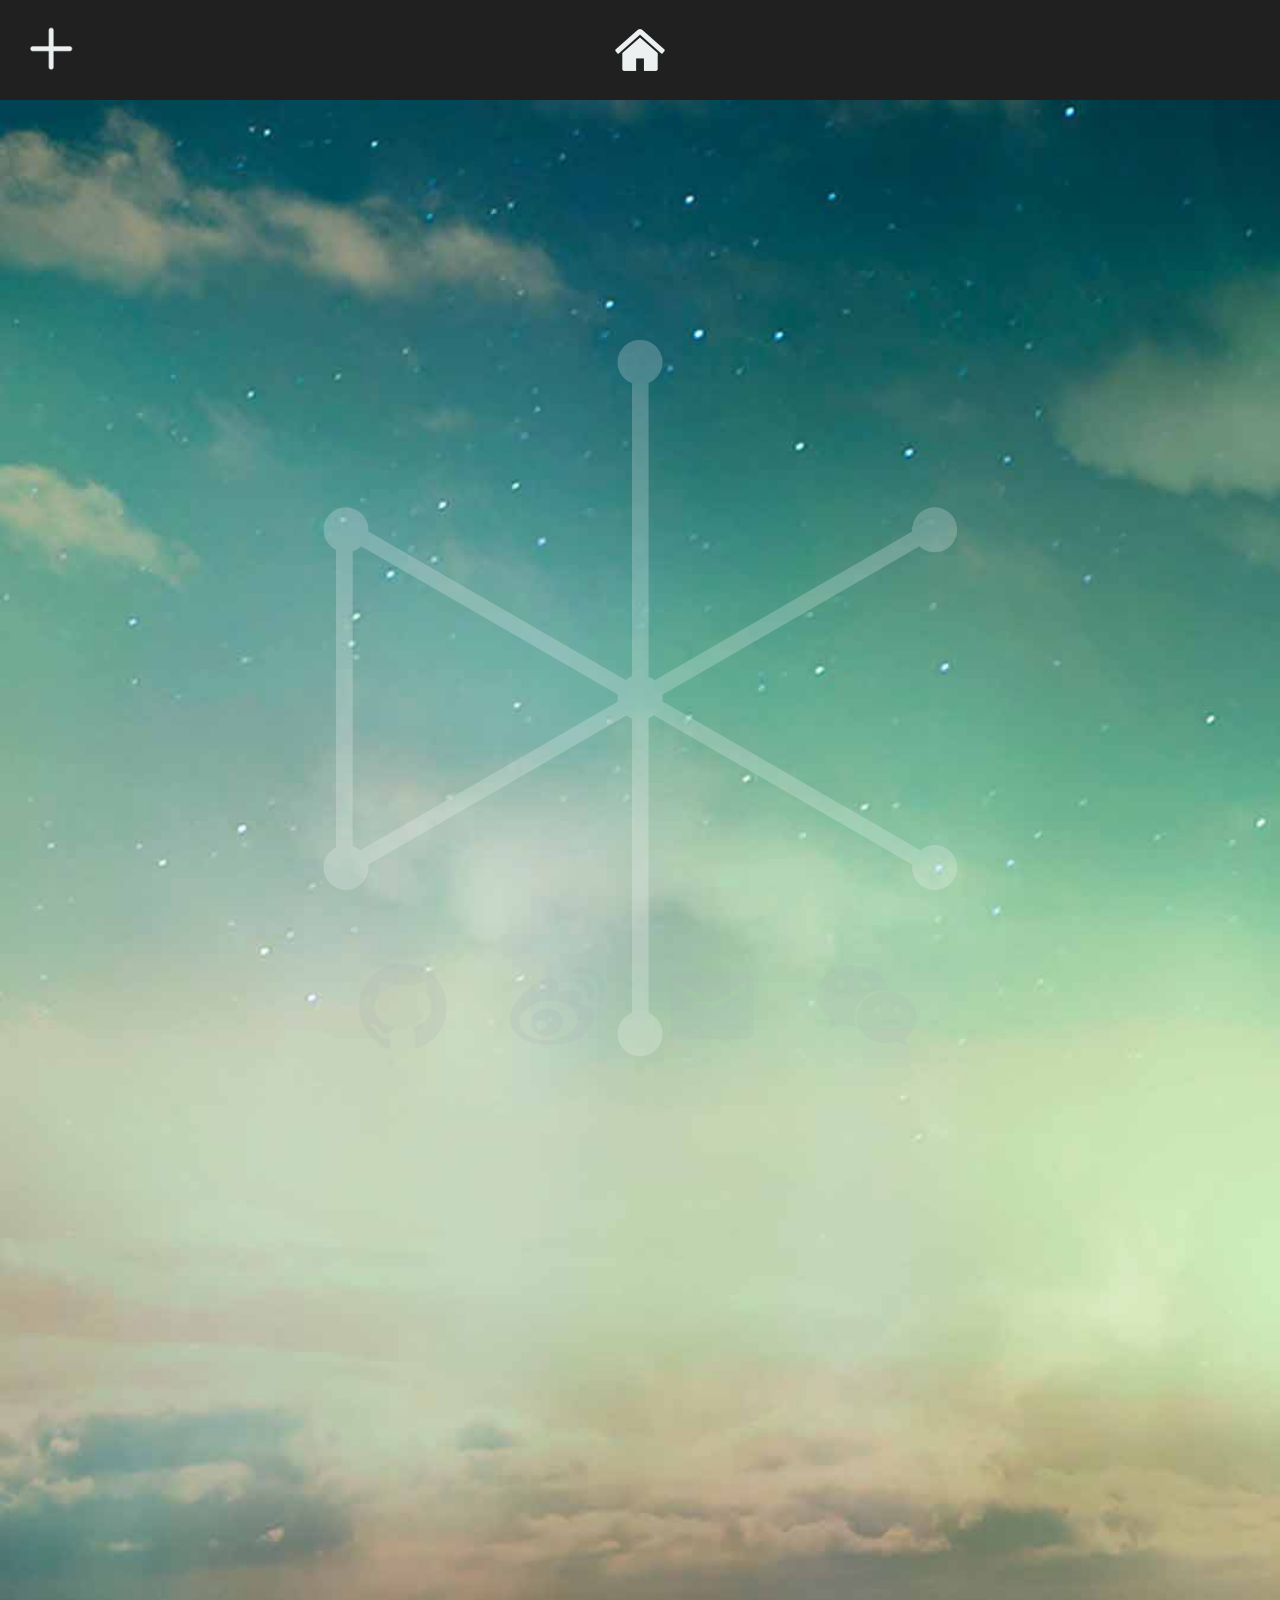
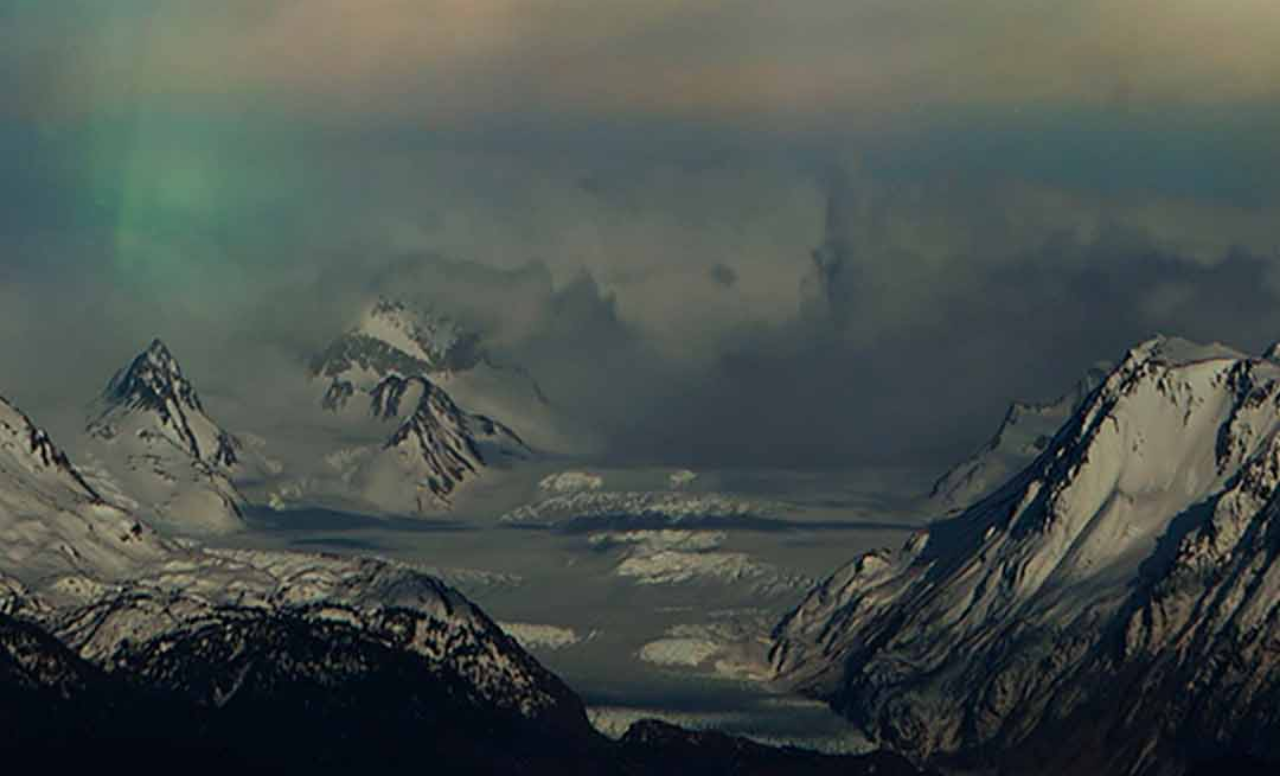
<file: index.html>
<!DOCTYPE html>
<html lang="en">
<head>
	<meta charset="UTF-8">
	<title>DK | GO HARD OR GO HOME !</title>
	<link rel="stylesheet" type="text/css" href="styles/stylesheet.css" />
	<link rel="icon" href="images/icon s.ico" type="image/x-icon" />  
	<link rel="shortcut icon" href="images/icon s.ico" type="image/x-icon" />
	<script type="text/javascript"> 
        //检测平台 
        var system = { 
            win: false, 
            mac: false, 
            xll: false, 
            ipad:false 
        }; 
        var p = navigator.platform; 
        system.win = p.indexOf("Win") == 0; 
        system.mac = p.indexOf("Mac") == 0; 
        system.x11 = (p == "X11") || (p.indexOf("Linux") == 0); 
        system.ipad = (navigator.userAgent.match(/iPad/i) != null)?true:false; 
        if (system.win || system.mac || system.xll||system.ipad) { 
 
        } else { 
 
            window.location.href = "m/index.html"; 
        } 
	</script>
	<script type="text/javascript" src="server/count.php?action=count"></script> 
</head>
<body>
	<header>
		<div  id="0" class ="header">
		<img class="list-icon" src="images/list.png" alt="">
		</div>
	</header>
	<div class="background">
		<img class="background" src="images/background_dark.jpg" alt="">
	</div>
	<div class ="nav">
 		<div id= block ><p>menu</p></div>
    	<div id="nav0"><a  href="index.html">&nbsp&nbspHome</a></div>	
    	<div id="nav1"><a href="blog/index.html">&nbsp&nbspBlog</a></div>		
    	<div id="nav2"><a href="demo/index.html">&nbsp&nbspDemo page</a></div>	
    	<div id="nav3"><a href="messageboard/index.html">&nbsp&nbspMessageboard</a></div>    
    	<div id="nav4"><a href="resume/index.html">&nbsp&nbspResume</a></div>
	</div>
	<div id="body">
 		<div id="logo">
			<img id=logo  src="images/logo.png" alt="logo">
		</div>
		<div class="contact">
			<ul class="contact">
				<li><span id=img><a href="http://www.github.com/chaidk" target="_blank" alt="follow me on github"><img class="contact github" src="images/github.png" alt=""></a></span><span class="github"><p>follow me on github</p></span></li>
				<li><span id=img><a href="http://weibo.com/chaidk" target="_blank" alt="follow me on weibo"><img class="contact weibo"  src="images/weibo.png" alt=""></a></span><span class="weibo"><p>follow me on weibo</p></span></li>
				<li><span id=img><a href="" alt="contact me"><img class="contact email"  src="images/email.png" alt=""></a></span><span class="email"><p>chaidk.1992@gmail.com</p></span></li>
				<li><span id=img><a href="" alt="follow me on weixin"><img class="contact weixin" src="images/weixin.png" alt=""></a></span><img class=weixinQRCODE src="images/QR Code.jpg" alt=""></li>

			</ul>
		</div>
	</div>
	<script src="scripts/jquery-1.12.3.js" type="text/javascript"></script>
	<script src="scripts/js.js" type="text/javascript"></script>
</body>
</html>
</file>
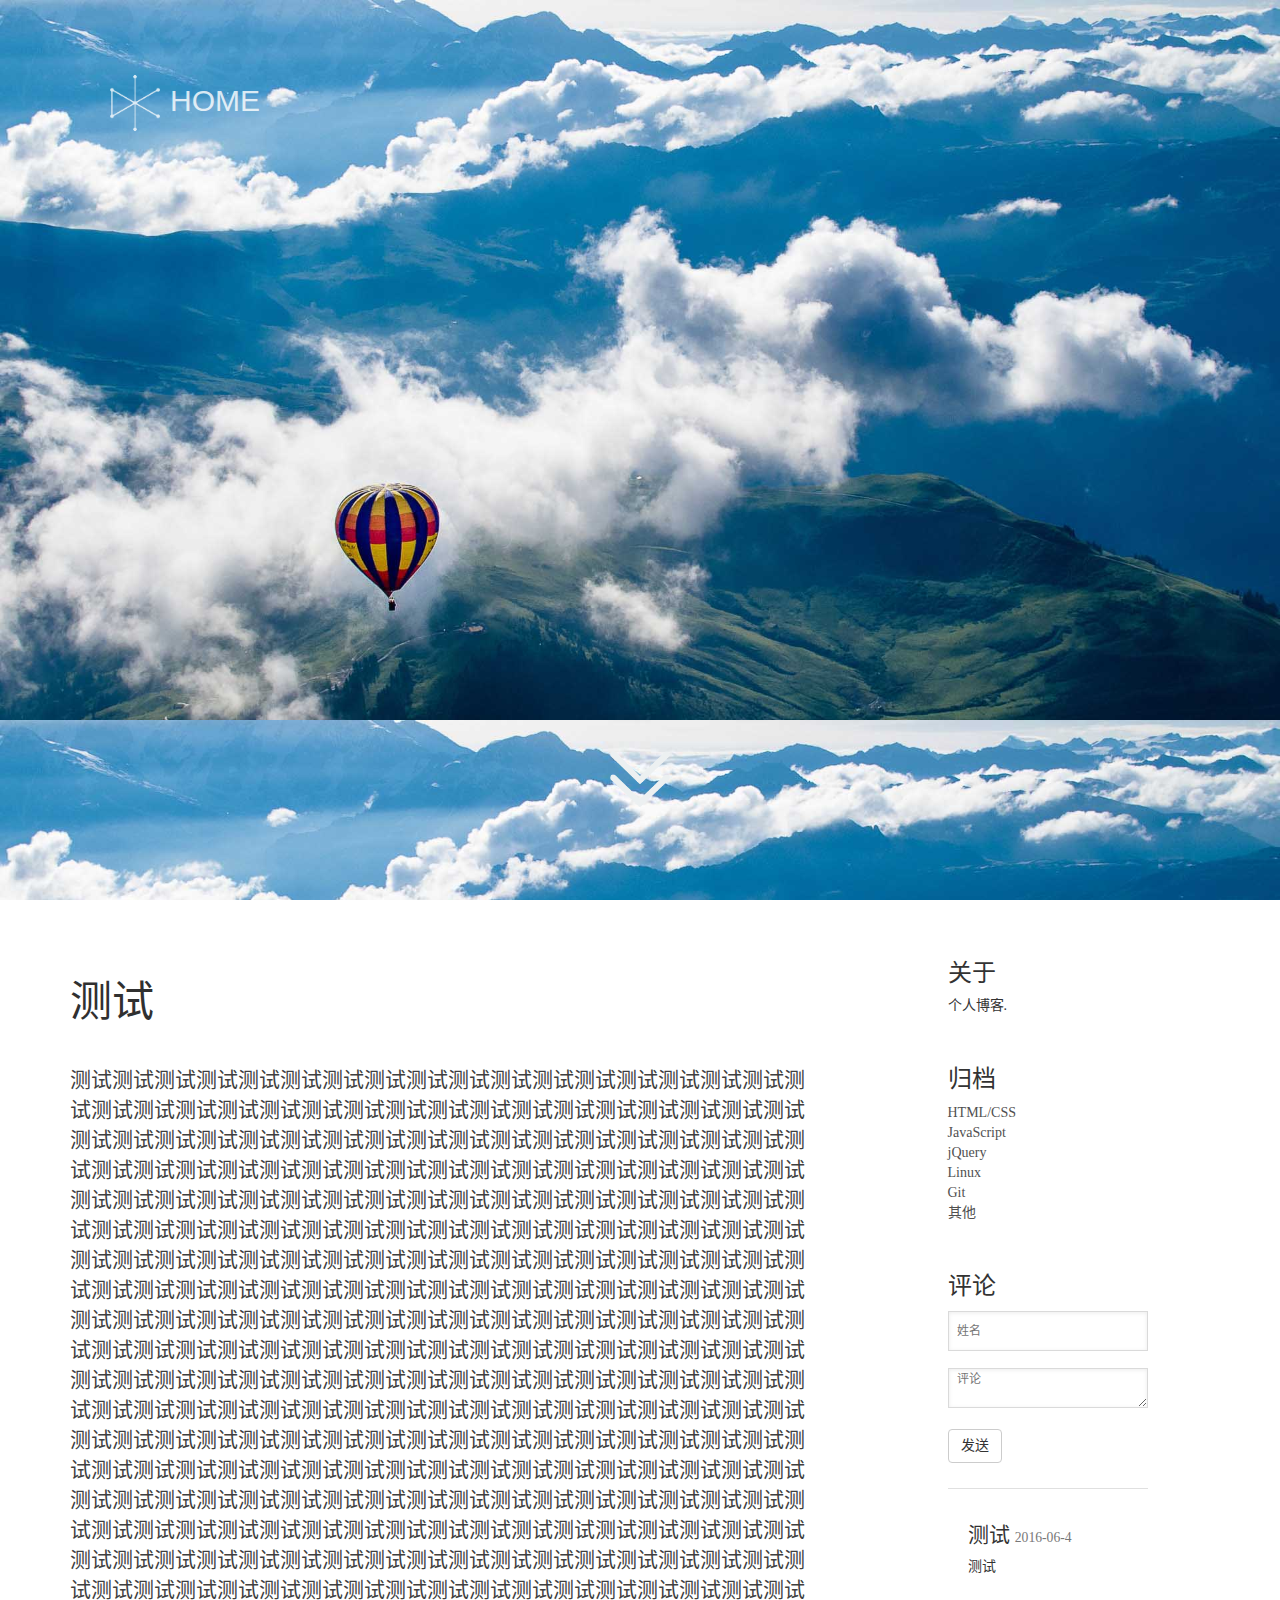
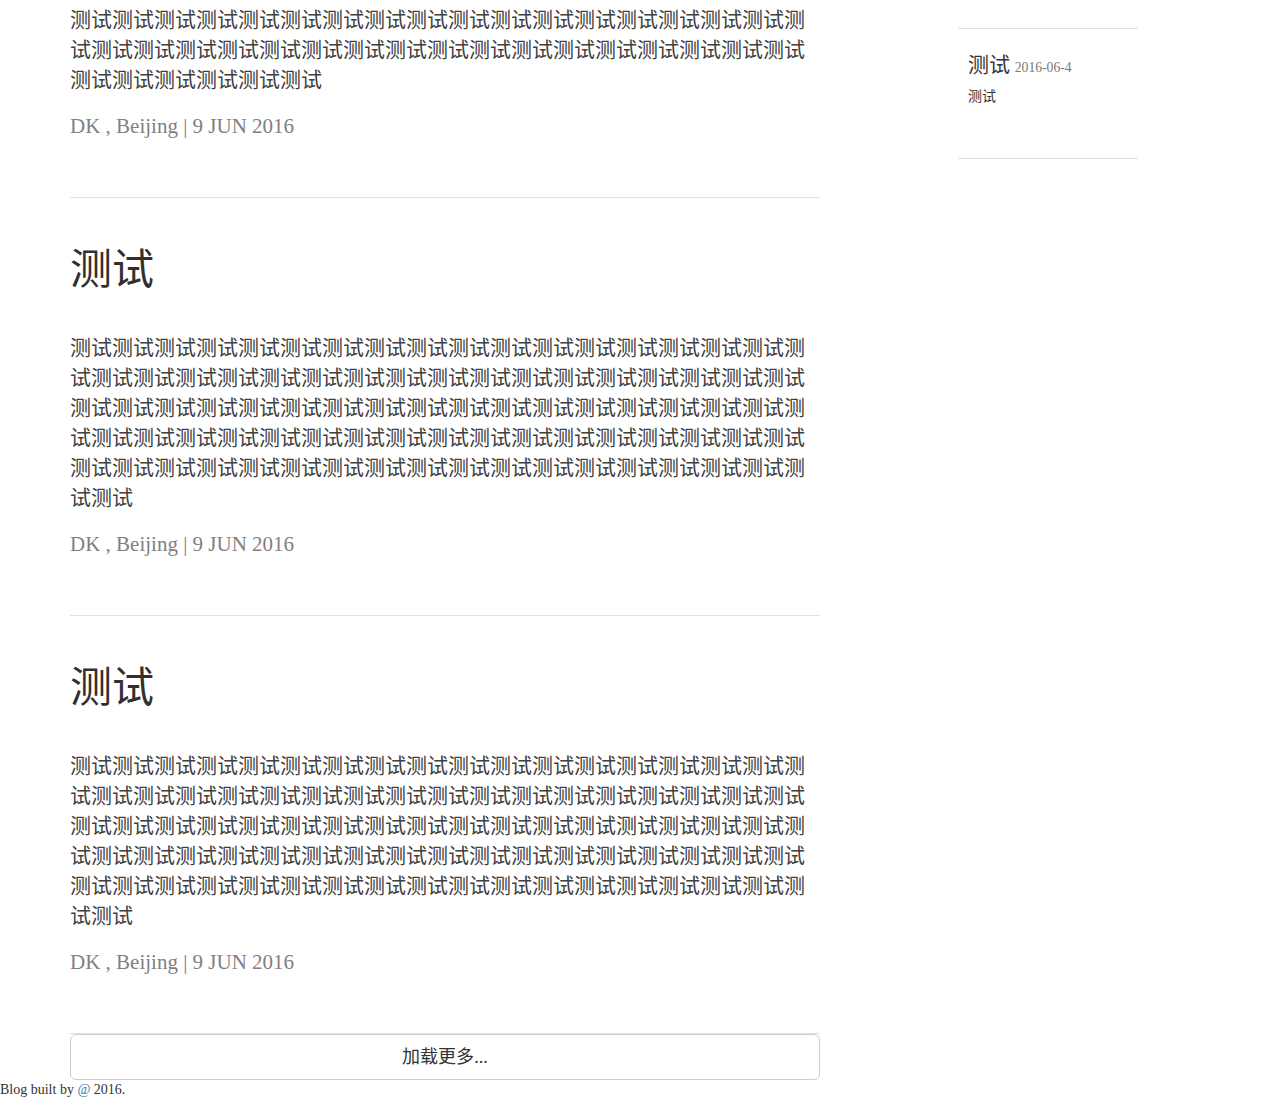
<file: blog/index.html>
<!DOCTYPE html>
<html lang="zh-CN">
<head>
    <meta charset="utf-8">
    <meta http-equiv="X-UA-Compatible" content="IE=edge">
    <meta name="viewport" content="width=device-width, initial-scale=1">
    <title>DK|Blog</title>
    <link href="css/bootstrap.min.css" rel="stylesheet">
    <link rel="stylesheet" type="text/css" href="css/stylesheet.css" />
	<link rel="icon" href="img/icon s.ico" type="img/x-icon" />  
	<link rel="shortcut icon" href="img/icon s.ico" type="img/x-icon" />
</head>
<body>
    <div id="header" class="jumbotron">
      <div id="home">
        <h2><a href="../index.html"><span id="logo"><img id="logo" src="img/logo s.gif"/></span>HOME</a></h2>
      </div>
      <div id="scrollDown">
      <a href="#content"><img id="scrollDown" src="img/scroll-down.png" alt=""></a>
      </div>
    </div>
	<main id="content">
    <div class="container">
      <div class="row">
        <div class="col-sm-8 blog-main">
          <div class="blog-post p1">
            <h1 class="blog-post-title"><a href="">测试</a></h1>   
            <p>测试测试测试测试测试测试测试测试测试测试测试测试测试测试测试测试测试测试测试测试测试测试测试测试测试测试测试测试测试测试测试测试测试测试测试测试测试测试测试测试测试测试测试测试测试测试测试测试测试测试测试测试测试测试测试测试测试测试测试测试测试测试测试测试测试测试测试测试测试测试测试测试测试测试测试测试测试测试测试测试测试测试测试测试测试测试测试测试测试测试测试测试测试测试测试测试测试测试测试测试测试测试测试测试测试测试测试测试测试测试测试测试测试测试测试测试测试测试测试测试测试测试测试测试测试测试测试测试测试测试测试测试测试测试测试测试测试测试测试测试测试测试测试测试测试测试测试测试测试测试测试测试测试测试测试测试测试测试测试测试测试测试测试测试测试测试测试测试测试测试测试测试测试测试测试测试测试测试测试测试测试测试测试测试测试测试测试测试测试测试测试测试测试测试测试测试测试测试测试测试测试测试测试测试测试测试测试测试测试测试测试测试测试测试测试测试测试测试测试测试测试测试测试测试测试测试测试测试测试测试测试测试测试测试测试测试测试测试测试测试测试测试测试测试测试测试测试测试测试测试测试测试测试测试测试测试测试测试测试测试测试测试测试测试测试测试测试测试测试测试测试测试测试测试测试测试测试测试测试测试测试测试测试测试测试测试测试测试测试测试测试测试测试测试测试测试测试测试测试测试测试测试测试测试测试测试测试测试测试测试测试测试测试测试测试测试测试测试测试测试测试测试测试测试测试测试测试测试测试测试测试测试测试测试测试测试测试测试测试测试测试测试测试测试测试测试测试测试测试测试测试测试测试测试测试测试</p>    

            <p class="blog-post-meta"> DK , Beijing | 9 JUN 2016</p>         
          </div>
          <div class="blog-post p2">
            <h1 class="blog-post-title"><a href="">测试</a></h1>   
            <p>测试测试测试测试测试测试测试测试测试测试测试测试测试测试测试测试测试测试测试测试测试测试测试测试测试测试测试测试测试测试测试测试测试测试测试测试测试测试测试测试测试测试测试测试测试测试测试测试测试测试测试测试测试测试测试测试测试测试测试测试测试测试测试测试测试测试测试测试测试测试测试测试测试测试测试测试测试测试测试测试测试测试测试测试测试测试测试测试测试</p>    

            <p class="blog-post-meta"> DK , Beijing | 9 JUN 2016</p>         
          </div>
          <div class="blog-post p3">
            <h1 class="blog-post-title"><a href="">测试</a></h1>   
            <p>测试测试测试测试测试测试测试测试测试测试测试测试测试测试测试测试测试测试测试测试测试测试测试测试测试测试测试测试测试测试测试测试测试测试测试测试测试测试测试测试测试测试测试测试测试测试测试测试测试测试测试测试测试测试测试测试测试测试测试测试测试测试测试测试测试测试测试测试测试测试测试测试测试测试测试测试测试测试测试测试测试测试测试测试测试测试测试测试测试</p>    

            <p class="blog-post-meta"> DK , Beijing | 9 JUN 2016</p>         
          </div>
          <div class="blog-post p4">
            <h1 class="blog-post-title"><a href="">测试</a></h1>   
            <p>测试测试测试测试测试测试测试测试测试测试测试测试测试测试测试测试测试测试测试测试测试测试测试测试测试测试测试测试测试测试测试测试测试测试测试测试测试测试测试测试测试测试测试测试测试测试测试测试测试测试测试测试测试测试测试测试测试测试测试测试测试测试测试测试测试测试测试测试测试测试测试测试测试测试测试测试测试测试测试测试测试测试测试测试测试测试测试测试测试</p>    

            <p class="blog-post-meta"> DK , Beijing | 9 JUN 2016</p>         
          </div>
          <div class="blog-post p5">
            <h1 class="blog-post-title"><a href="">测试</a></h1>   
            <p>测试测试测试测试测试测试测试测试测试测试测试测试测试测试测试测试测试测试测试测试测试测试测试测试测试测试测试测试测试测试测试测试测试测试测试测试测试测试测试测试测试测试测试测试测试测试测试测试测试测试测试测试测试测试测试测试测试测试测试测试测试测试测试测试测试测试测试测试测试测试测试测试测试测试测试测试测试测试测试测试测试测试测试测试测试测试测试测试测试</p>    

            <p class="blog-post-meta"> DK , Beijing | 9 JUN 2016</p>         
          </div>
          <div class="text-center">
            <button class="btn btn-default btn-lg btn-block" id="more">加载更多...</button>      
          </div>
        </div><!-- /.blog-main -->

        <div class="col-sm-3 col-sm-offset-1 blog-sidebar">
          <div class="sidebar-module sidebar-module-inset">
            <h3>关于</h3>
            <p>个人博客.</p>
          </div>
          <div class="sidebar-module">
            <h3>归档</h3>
            <ol class="list-unstyled">
              <li><a href="#">HTML/CSS</a></li>
              <li><a href="#">JavaScript</a></li>
              <li><a href="#">jQuery</a></li>
              <li><a href="#">Linux</a></li>
              <li><a href="#">Git</a></li>
              <li><a href="#">其他</a></li>
            </ol>
          </div>
          <div class="sidebar-module">
              <h3>评论</h3>
              <div class="form has-success" >
                <form action="index.php" method="get" class="form">
                <div class="form-group">
                <input id="name" type="text" name="name" maxlength="25" placeholder=" 姓名" />
                </label>
                </div>
                <div class="form-group">
                <textarea id="message" name="message" maxlength="200" placeholder=" 评论"></textarea>
                </label>
                </div>
                <label>
                <button class="btn btn-default" id="submit">发送</button>
                <input type="hidden" name="action" value="submit" id="action">
                </label>
                </form>
              </div>
              <div class="message">
                 <div class="text">
                 <h1>测试 <small>2016-06-4</small></h1>
                 <p>测试</p>
               </div>
                 <div class="text">
                 <h1>测试 <small>2016-06-4</small></h1>
                 <p>测试</p>
               </div>
              </div>

          </div>
        </div><!-- /.blog-sidebar -->

      </div><!-- /.row -->

    </div><!-- /.container -->


  <div id="toTop">
    <img class="top" id="top" src="img/top1.png" alt=""> 
    <img class="top" src="img/top.png" alt="">   
  </div>

    <footer class="blog-footer">
      <p>Blog built by <a href="../index.html">@</a> 2016.</p>
    </footer>







	</main>
	<script src="js/jquery-1.12.3.js" type="text/javascript"></script>
    <script src="js/bootstrap.min.js"></script>
	<script src="js/js.js" type="text/javascript"></script>
  </body>
</html>
</file>
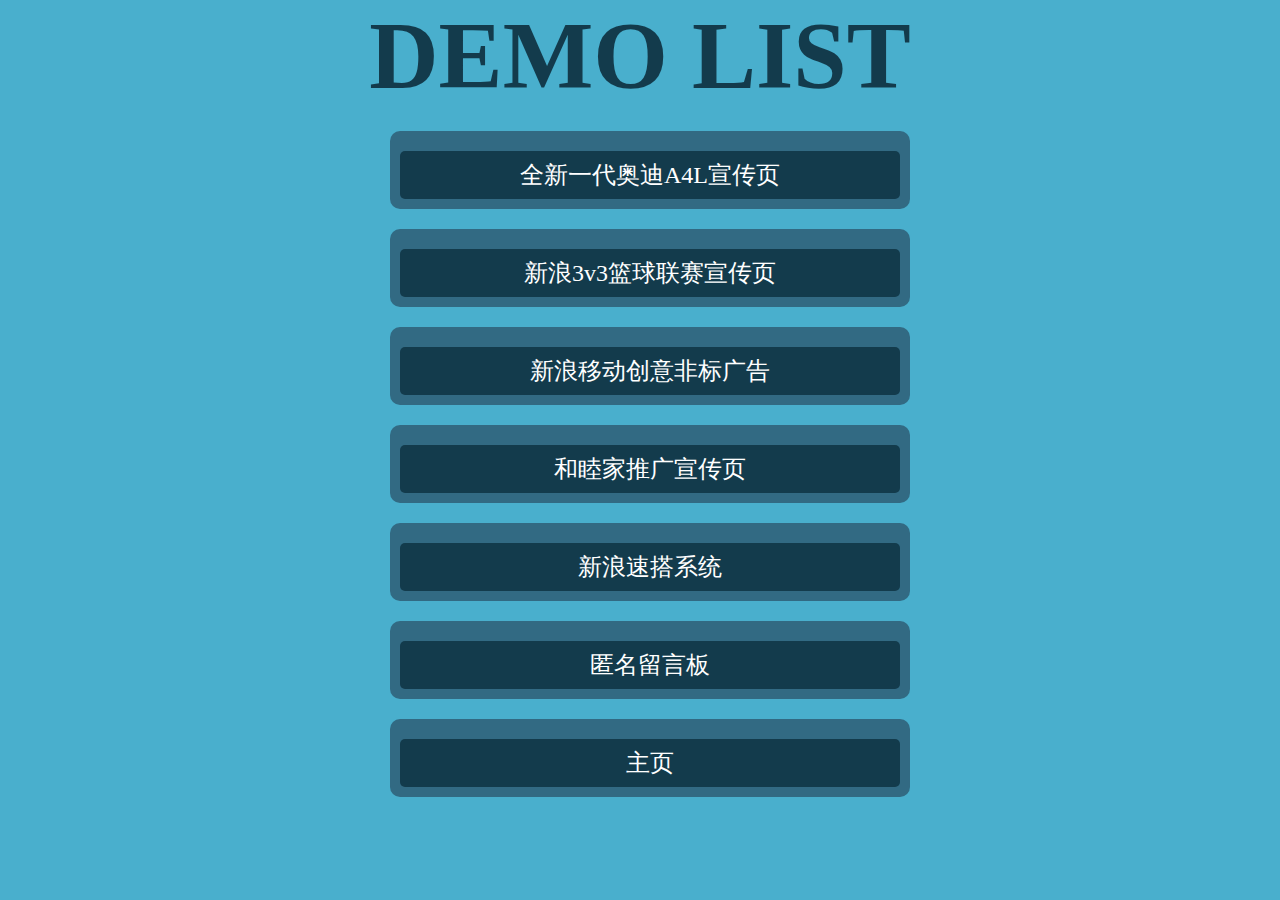
<file: demo/index.html>
<!DOCTYPE html>
<html lang="en">
<head>
	<meta charset="UTF-8">
	<title>DK|DEMO PAGE</title>
	<link rel="stylesheet" type="text/css" href="styles/stylesheet.css" />
</head>
<body>
	<main>
		<h1>DEMO LIST</h1>
		<a href="audi/index.html">
			<div class="demo">
				<h2>全新一代奥迪A4L宣传页</h2>
			</div>
		</a>
		<a href="3x3/index.html">
			<div class="demo">
				<h2>新浪3v3篮球联赛宣传页</h2>
			</div>
		</a>
		<a href="ad/index.html">
			<div class="demo">
				<h2>新浪移动创意非标广告</h2>
			</div>
		</a>
		<a href="sina622/index.html">
			<div class="demo">
				<h2>和睦家推广宣传页</h2>
			</div>
		</a>
		<a href="sinaSuda/index.html">
			<div class="demo">
				<h2>新浪速搭系统</h2>
				</div>
			</div>
		</a>
		<a href="../messageboard/index.html">
			<div class="demo">
				<h2>匿名留言板</h2>
				</div>
			</div>
		</a>
		<a href="../index.html">
			<div class="demo">
				<h2>主页</h2>
			</div>
		</a>
	</main>
	<script src="scripts/jquery-1.12.3.js"></script>
	<script type="text/javascript" src="scripts/js.js"></script>
<!-- 	<div class="section" id="section1">
		<h1>DEMO LIST</h1>
			<p class="h"><a href="../demo/sinaSuda/index.html">新浪速搭系统</a></p>
			<p>速搭系统前端界面开发</p>
			<p class="h"><a href="../demo/sina622/index.html">新浪宣传推广</a></p>
			<p>新浪网推广相关H5页面开发</p>
			<p class="h"><a href="../index.html">个人主页</a></p>
			<p>使用Linux云服务器单独搭建个人主页
			主页，博客，demo页，ajax留言板</p>
			<p class="demo"><a href="../demo/index.html">点击查看详细项目信息...</a></p> -->

<!-- 			<h1>EXPERIENCE</h1>
			<p class="h">新浪速搭系统</p>
			<p>新浪速搭系统为线下活动集合提供平台。<br>
			使用zepto框架完成前端页面的开发。<br>
	 编写新浪速搭系统操作手册，并对客户进行培训，演示后台操作流程及相关功能的实现。<br>
			<p class="h">新浪网宣传推广</p>
			<p>完成新浪网营销部宣传推广及奥运主题相关H5页面的开发。<br>
			根据设计师提供.psd设计稿，完成相应前端页面设计。适配不同手机浏览器及分辨率，显示效果与设计稿一致。<br>


			Linux，Linux server，Nginx web server，Dreamweaver
			</p>
			<p class="h">个人主页</p>
			<p>使用Linux云服务器单独搭建个人主页
			主页，博客，相册，ajax留言板<br>
			熟悉W3C规范，HTML/CSS，jQuery，适配PC、手机端<br>
			留言板：Ajax，PHP，MySQL。
			</p> -->

</body>
</html>
</file>
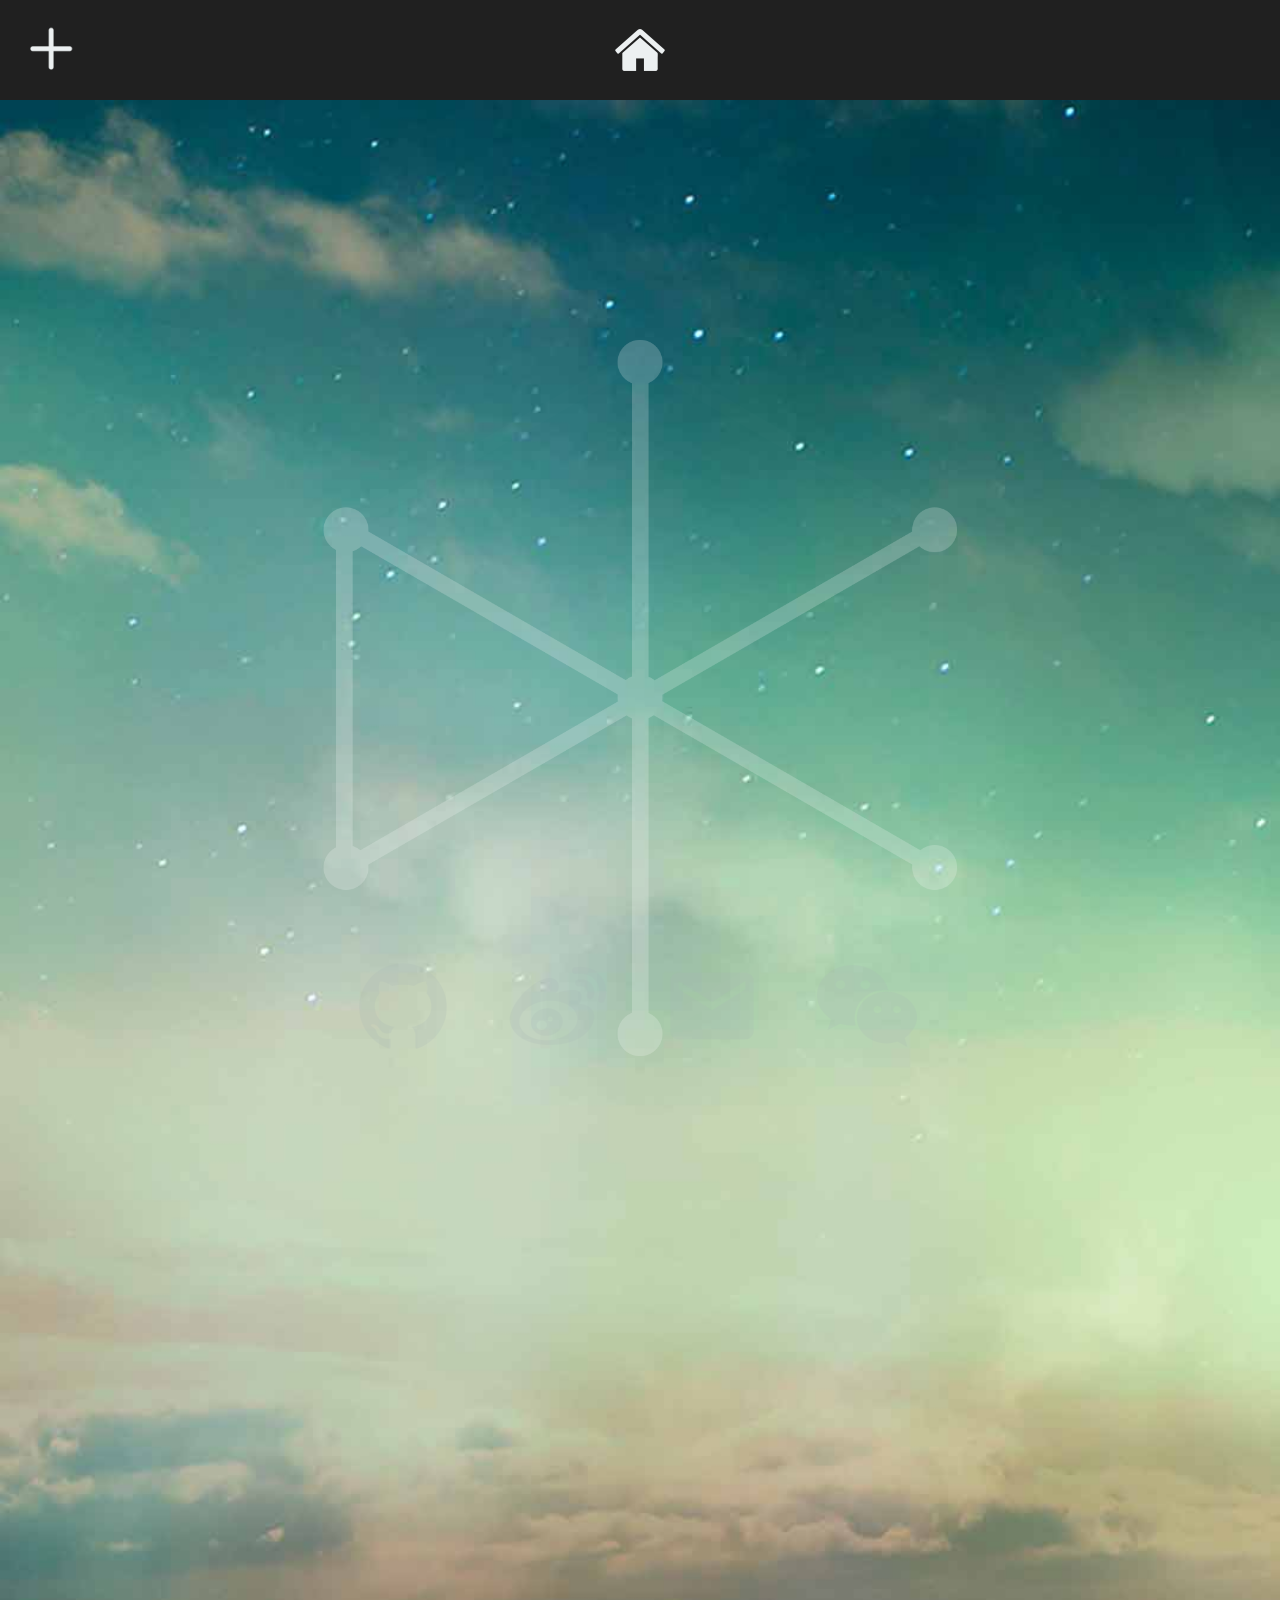
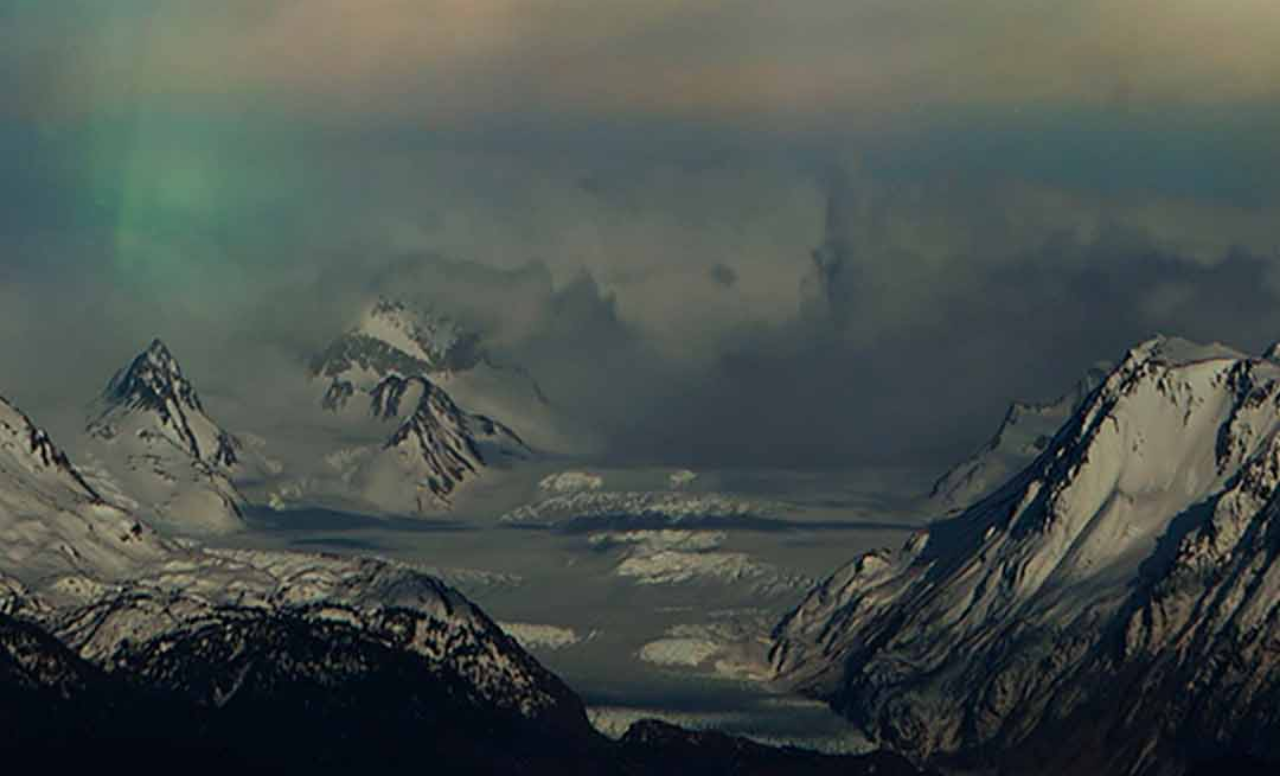
<file: m/index.html>
<!DOCTYPE html>
<html lang="en">
<head>
	<meta charset="UTF-8">
	<title>DK | GO HARD OR GO HOME !</title>
	<link rel="stylesheet" type="text/css" href="styles/stylesheet.css" />
	<link rel="icon" href="images/icon s.ico" type="image/x-icon" />
	<link rel="shortcut icon" href="images/icon s.ico" type="image/x-icon" />
	<script type="text/javascript" src="server/count.php?action=count"></script>
</head>
<body>
	<header>
		<div class ="header">
		<img class="list-icon" id="0" src="images/list.png" alt="">
		<img class="home" src="images/home.png" alt="">
		</div>
	</header>
	<div class="background">
		<img class="background" src="images/background_dark.jpg" alt="">
	</div>
	<div class ="nav">
 		<div id= block ></div>
    	<div id="nav0"><a  href="index.html">&nbsp&nbspHome</a></div>
    	<div id="nav1"><a href="../blog/index.html">&nbsp&nbspBlog</a></div>
    	<div id="nav2"><a href="../demo/index.html">&nbsp&nbspDemo Page</a></div>
    	<div id="nav3"><a href="../messageboard/index.html">&nbsp&nbspMessageboard</a></div>
    	<div id="nav4"><a href="../resume/index.html">&nbsp&nbspResume</a></div>
	</div>

	<div id="body">
 		<div id="logo">
			<img id=logo src="images/logo.png" alt="logo">
		</div>
		<div class="contact">
			<ul class="contact">
				<li><span id=img><a href="" alt="follow me on github"><img class="contact github" src="images/github.png" alt=""></a></span><span class="github"><p><a href="http://www.github.com/chaidk"><img class="follow" src="images/follow.png" target="_blank" alt="">follow me on github</a></p></span></li>
				<li><span id=img><a href="" alt="follow me on weibo"><img class="contact weibo"  src="images/weibo.png" alt=""></a></span><span class="weibo"><p><a href="http://weibo.com/chaidk"><img class="follow" src="images/follow.png" target="_blank" alt="">follow me on weibo</a></p></span></li>
				<li><span id=img><a href="" alt="contact me"><img class="contact email"  src="images/email.png" alt=""></a></span><span class="email"><p>chaidk.1992@gmail.com</p></span></li>
				<li><span id=img><a href="" alt="follow me on weixin"><img class="contact weixin" src="images/weixin.png" alt=""></a></span><img class=weixinQRCODE src="images/QR Code.jpg" alt=""></li>

			</ul>
		</div>
	</div>
	<script src="scripts/jquery-1.12.3.js" type="text/javascript"></script>
	<script src="scripts/js.js" type="text/javascript"></script>
</body>
</html>
</file>
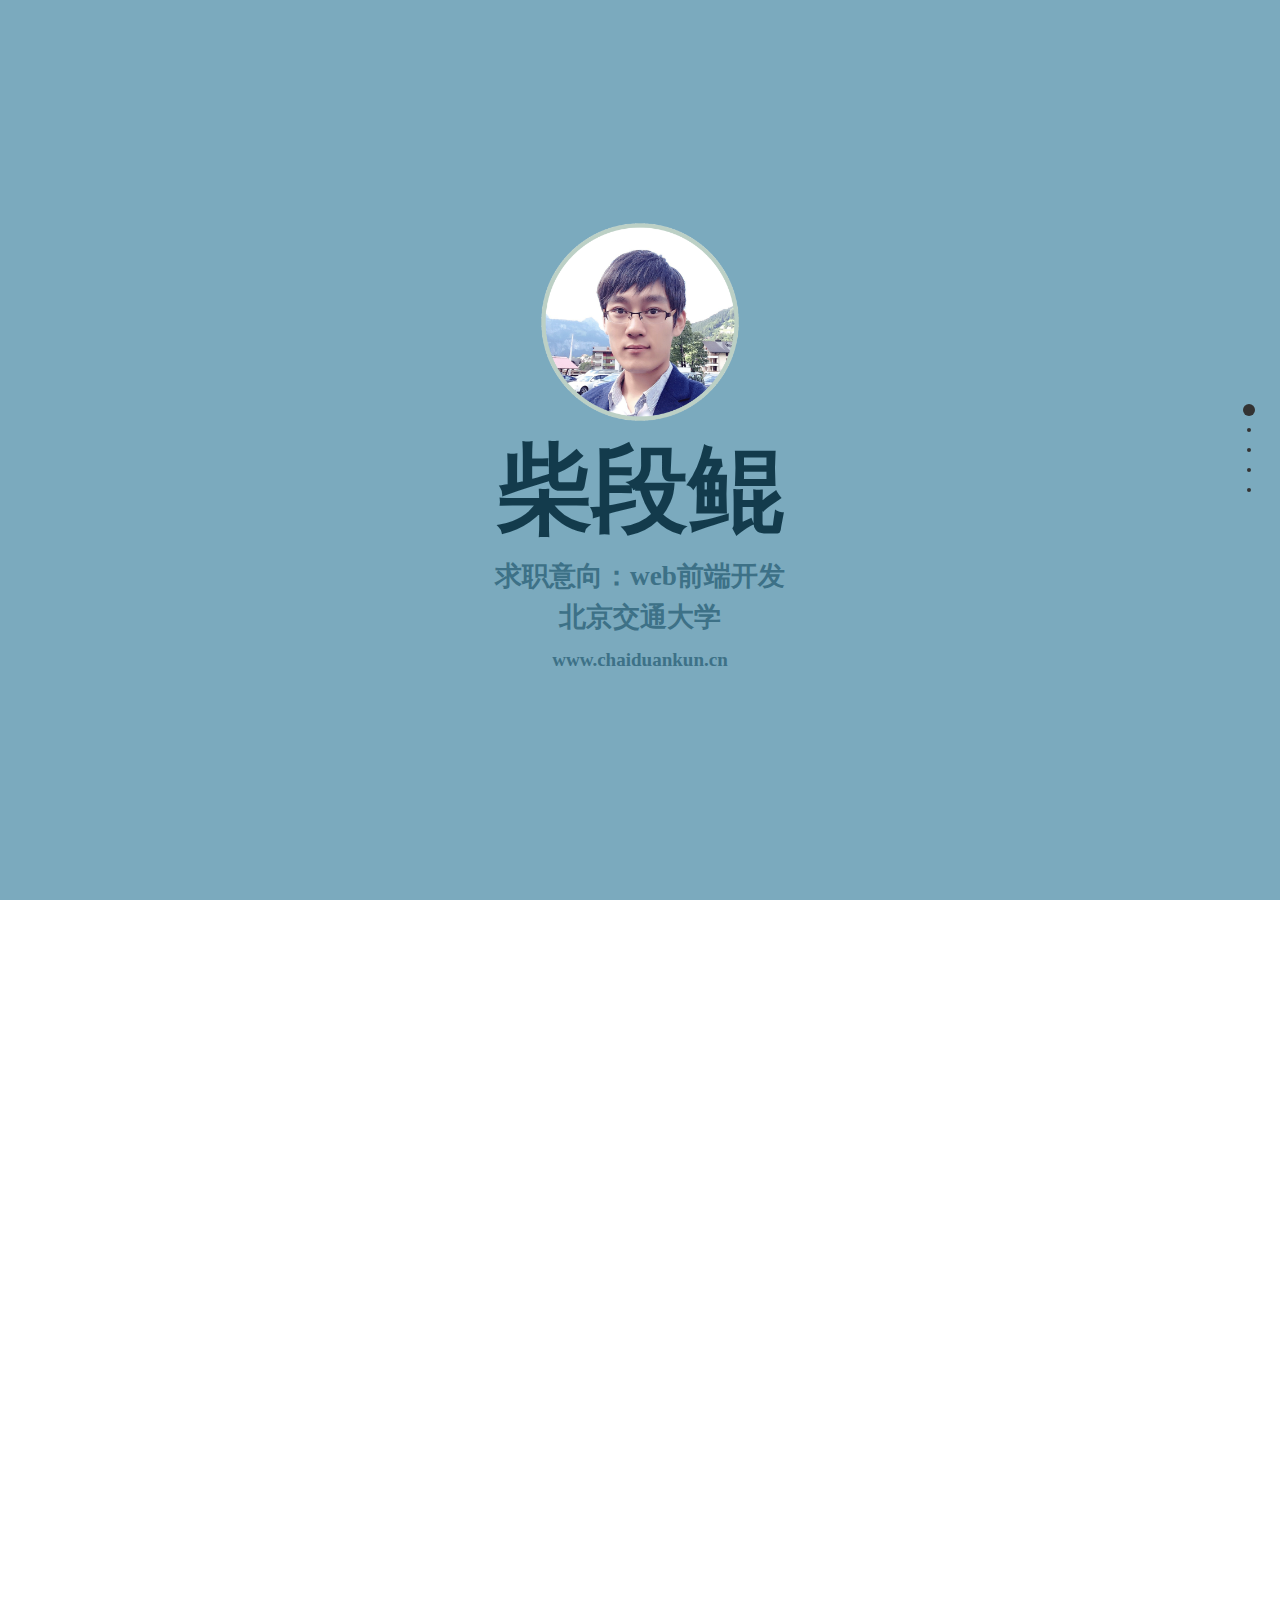
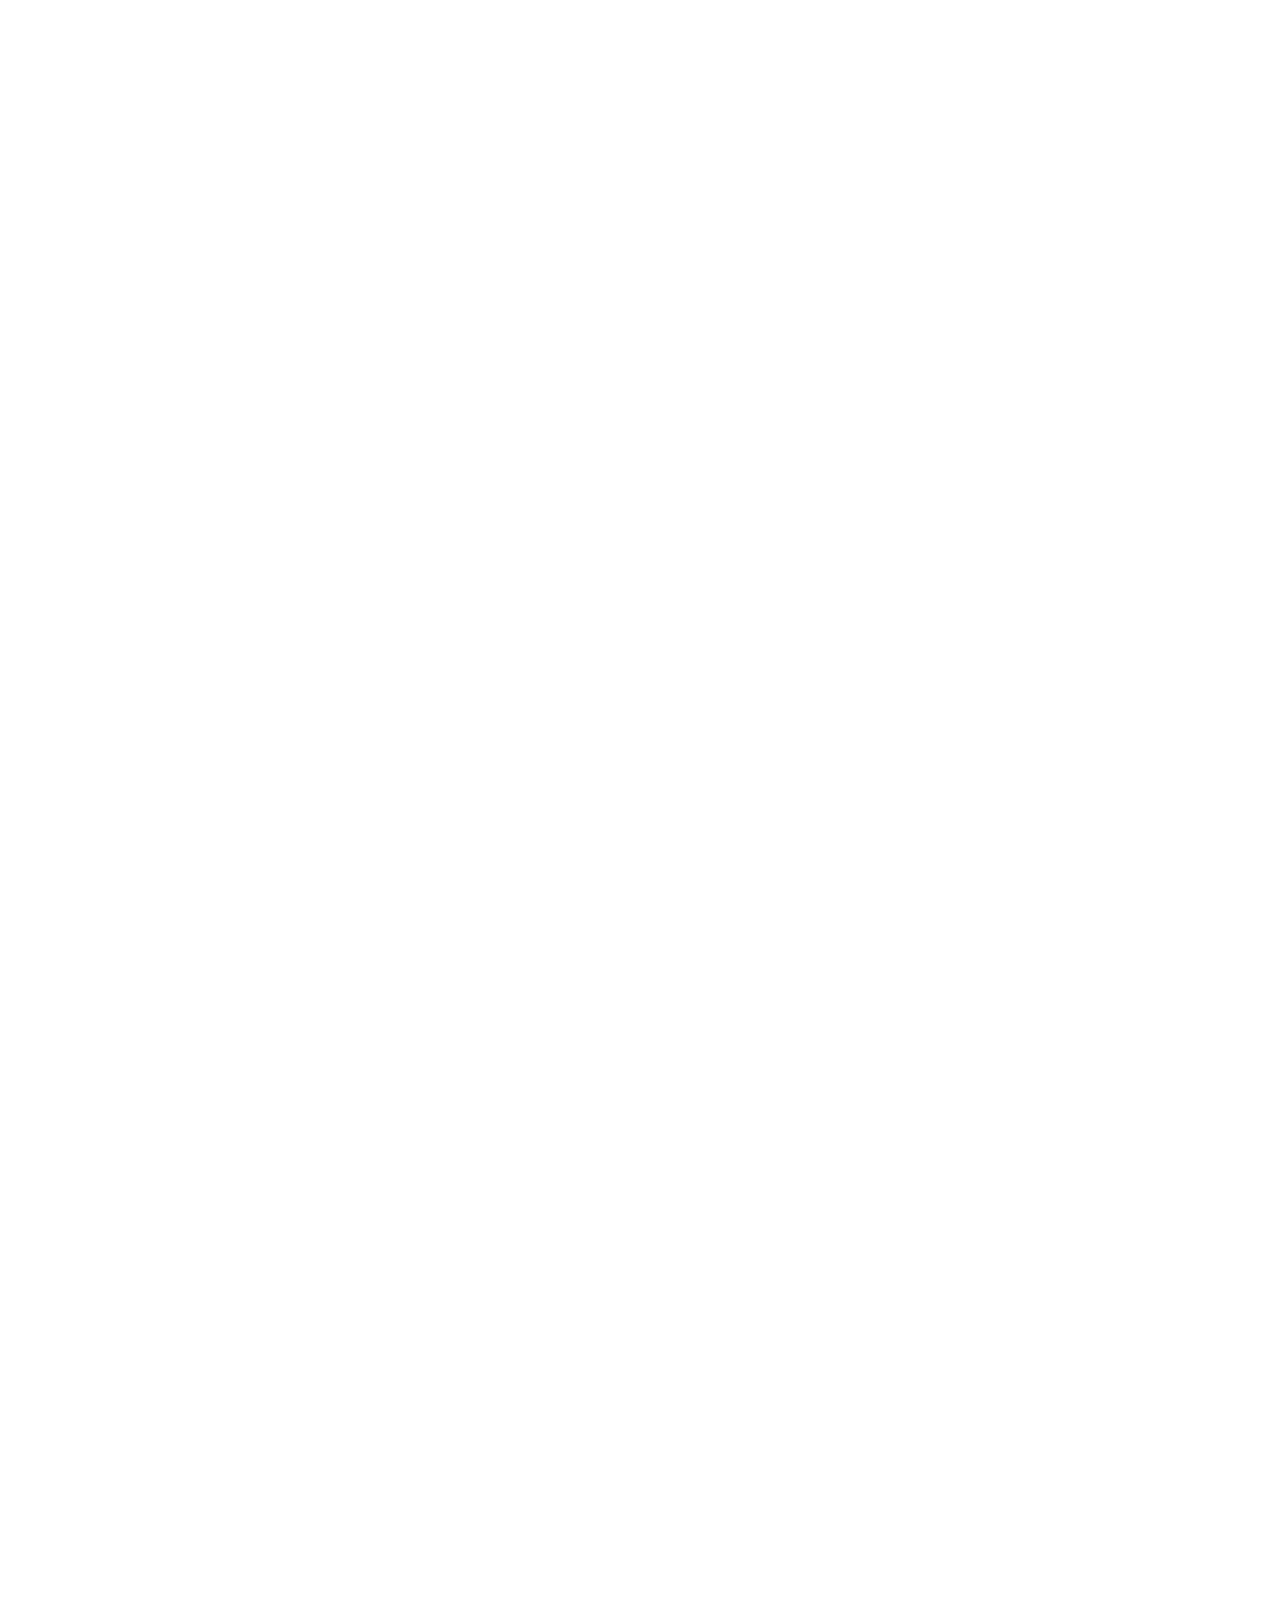
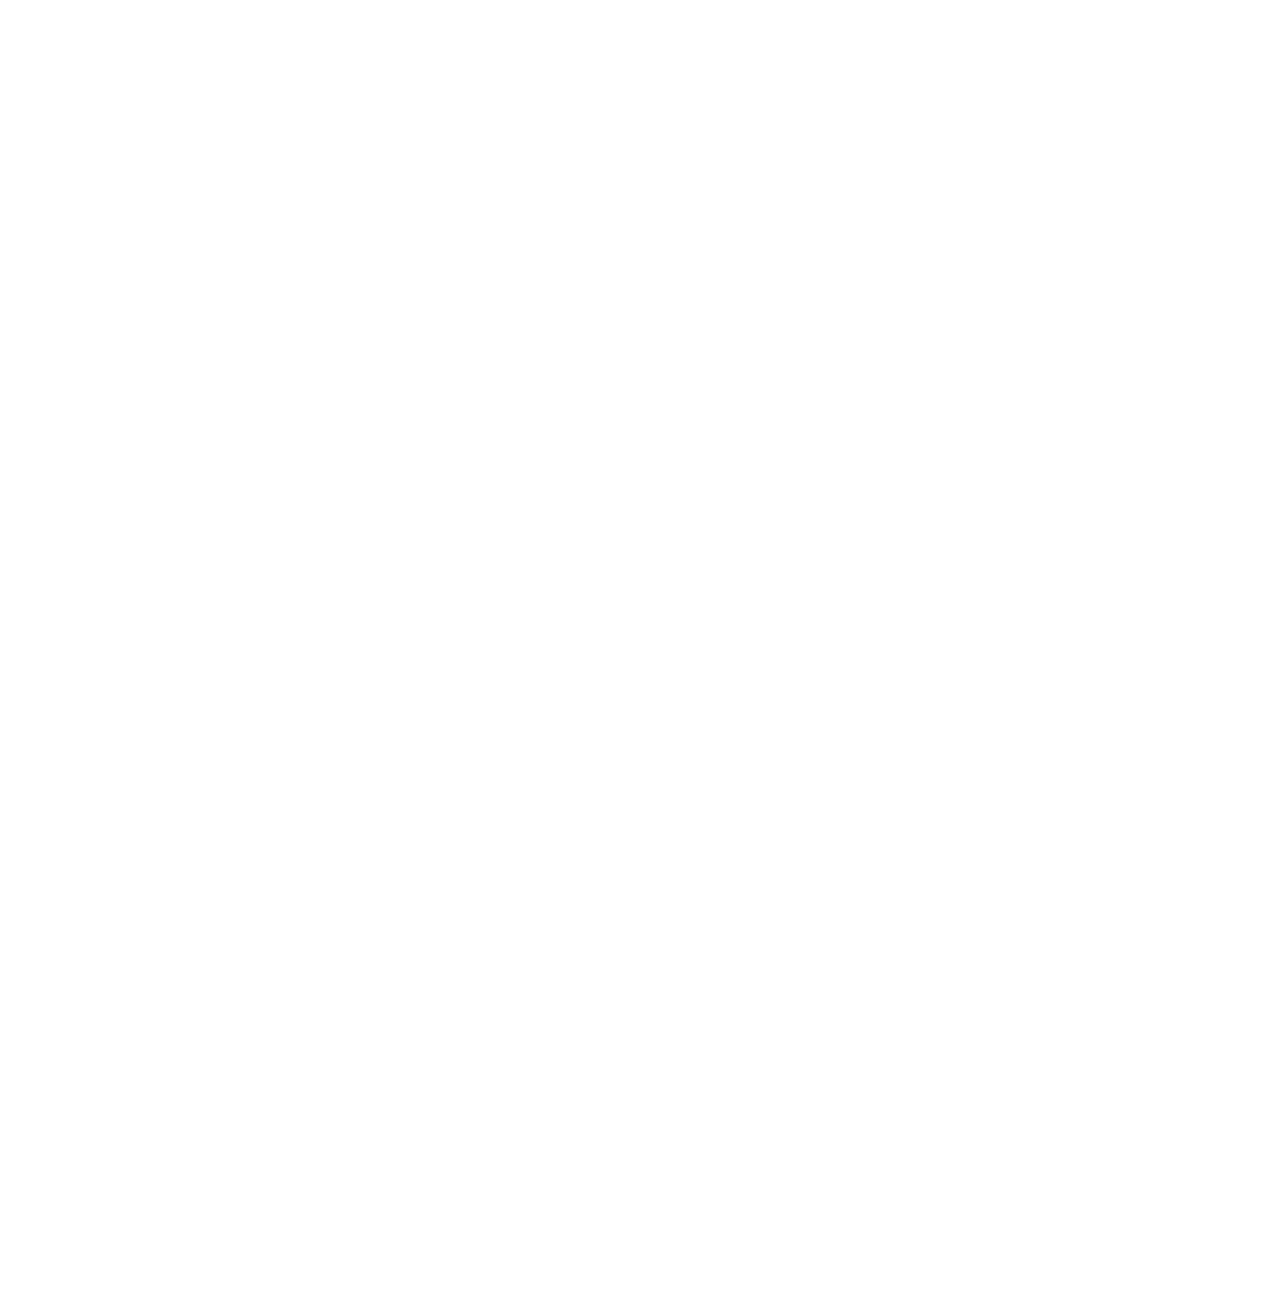
<file: resume/index.html>
<!DOCTYPE html>
<html xmlns="http://www.w3.org/1999/xhtml">

<head>
	<meta http-equiv="Content-Type" content="text/html; charset=utf-8" />
	<title>DK|Resume</title>
	<link rel="stylesheet" type="text/css" href="styles/jquery.fullPage.css" />
	<link rel="stylesheet" type="text/css" href="styles/stylesheet.css" />

	<!-- <script src="http://ajax.googleapis.com/ajax/libs/jquery/1.8.3/jquery.min.js"></script> -->
	<script src="scripts/jquery-1.12.3.js"></script>	
	<!-- <script src="http://ajax.googleapis.com/ajax/libs/jqueryui/1.9.1/jquery-ui.min.js"></script> -->

	<script type="text/javascript" src="scripts/jquery.slimscroll.min.js"></script>
	<script type="text/javascript" src="scripts/jquery.fullPage.js"></script>
	<script type="text/javascript" src="scripts/js.js"></script>
	<script type="text/javascript">
		$(document).ready(function() {
			$('#fullpage').fullpage({
				sectionsColor: ['#7BAABE', '#7BAABE', '#7BAABE','#7BAABE','#7BAABE'],
				menu: '#menu',
				loopTop: true,
				loopBottom: true,
				navigation: true,
				navigationPosition: 'right',
				navigationTooltips: ['firstPage', 'secondPage', '3rdPage','4thPage','5thPage','6thPage']
			});
		});
	</script>
	<script type="text/javascript" src="server/count.php?action=count"></script> 
</head>
<body>
<div id="fullpage">
	<div class="section " id="section0">
		<img class="portrait" src="images/portrait.png" alt="">
		<h1>柴段鲲</h1>
		<p>求职意向：web前端开发</p>
		<p></p>
		<p>北京交通大学</p>
		<div id=homepage ><p id=h><a target="_blank" href="www.chaiduankun.cn">www.chaiduankun.cn</a></p></div>
	</div>
	<div class="section" id="section1">
		<div class="intro">
		<h1>EXPERIENCE</h1>
			<p class="h"><a href="../demo/sinaSuda/index.html">新浪速搭系统</a></p>
			<p>速搭系统前端界面开发</p>
			<p class="h"><a href="../demo/sina622/index.html">新浪宣传推广</a></p>
			<p>新浪网推广相关H5页面开发</p>
			<p class="h"><a href="../index.html">个人主页</a></p>
			<p>使用Linux云服务器单独搭建个人主页
			主页，博客，demo页，ajax留言板</p>
			<p class="demo"><a href="../demo/index.html">点击查看详细项目信息...</a></p>


<!-- 			<h1>EXPERIENCE</h1>
			<p class="h">新浪速搭系统</p>
			<p>新浪速搭系统为线下活动集合提供平台。<br>
			使用zepto框架完成前端页面的开发。<br>
	 编写新浪速搭系统操作手册，并对客户进行培训，演示后台操作流程及相关功能的实现。<br>
			<p class="h">新浪网宣传推广</p>
			<p>完成新浪网营销部宣传推广及奥运主题相关H5页面的开发。<br>
			根据设计师提供.psd设计稿，完成相应前端页面设计。适配不同手机浏览器及分辨率，显示效果与设计稿一致。<br>


			Linux，Linux server，Nginx web server，Dreamweaver
			</p>
			<p class="h">个人主页</p>
			<p>使用Linux云服务器单独搭建个人主页
			主页，博客，相册，ajax留言板<br>
			熟悉W3C规范，HTML/CSS，jQuery，适配PC、手机端<br>
			留言板：Ajax，PHP，MySQL。
			</p> -->
		</div>
	</div>
	<div class="section" id="section2">
		<div class="intro">
			<h1>SKILLS</h1>
                <div class="tag-panel">
                    <div class="tag expert">HTML/CSS</div>
                    <div class="tag familiar">HTML5</div>
                    <div class="tag familiar">CSS3</div>
                </div>
                <div class="tag-panel">
                    <div class="tag expert">JavaScript</div>
                    <div class="tag expert">jQuery</div> 
                    <div class="tag familiar">php</div>                   
                    <div class="tag familiar">Bootstrap</div> 
                    <!-- <div class="tag familiar">angularJS</div> -->
                </div>
                <div class="tag-panel">
                    <div class="tag expert">LINUX</div>
                    <div class="tag expert">Git</div>
                    <div class="tag familiar">C++</div>
                    <div class="tag familiar">MySQL</div>
                    <!-- <div class="tag familiar">Shell</div> -->
                </div>
                <div class="tag-panel">
                    <div class="tag expert">MSOffice</div>
                    <div class="tag familiar">AutoCAD</div>
                    <div class="tag familiar">Corel VideoStudio</div>
                </div>
                <div class="tag-panel">
                    <div class="tag expert">PhotoShop</div>
                    <div class="tag expert">Flash</div>
                    <div class="tag familiar">Illustrator</div>
                </div>
            </div>
		</div>
	<div class="section" id="section3">
		<div class="intro">
			<h1>EDUCATION</h1>
			<p class="h">北京交通大学  硕士(学术型)
			<p>
                获得北京交通大学研究生入学奖学金<br>
                获得北京交通大学研究生二等学业奖学金<br>
			</p> 
			</p>



<!-- 			<p>
                获得北京交通大学研究生入学奖学金<br>
                获得北京交通大学研究生二等学业奖学金<br>
                发表论文：地铁牵引供电系统故障模型及保护仿真
			</p> -->
			<p class="h">山西大学  本科
			<p>
                获得山西大学电气工程学院二等奖学金<br>
                任计算机协会会长及图书馆电子阅览室管理员
            </p>
			</p>

            <p class="h1">CERTIFICATES</p>

                <div class="tag-panel">
                    <div class="tag familiar">英语四级证书</div>
                    <div class="tag familiar">计算机等级考试二级 C语言&nbsp&nbsp&nbsp&nbsp&nbsp</div>
                </div>
                                <div class="tag-panel">
                    <div class="tag familiar">英语六级证书</div>
                    <div class="tag familiar">计算机等级考试三级 网络技术</div>
                </div>
		</div>
	</div>
	<div class="section" id="section4">
		<div class="intro">
			<p><a download="前端开发-柴段鲲.jpg" id="h" href="前端开发-柴段鲲.jpg">下载简历</a></p>

			<div class="contact">
			<ul class="contact">
				<li><span id=img><a target="_blank" href="http://www.github.com/chaidk" alt="follow me on github"><img class="contact github" src="images/github.png" target="_blank" alt=""></a></span><span class="github"><p>follow me on github</p></span></li>
				<li><span id=img><a target="_blank" href="https://www.linkedin.com/in/chaidk" alt="follow me on linkedin"><img class="contact linkedin"  src="images/linkedin.png" target="_blank" alt=""></a></span><span class="linkedin"><p>follow me on linkedIn</p></span></li>
				<li><span id=img><a href="" alt="contact me"><img class="contact email"  src="images/email.png" alt=""></a></span><span class="email"><p>chaidk.1992@gmail.com</p></span></li>
				<li><span id=img><a href="" alt="follow me on weixin"><img class="contact weixin" src="images/weixin.png" alt=""></a></span><img class=weixinQRCODE src="images/QR Code.jpg" alt=""></li>
			</ul>
			</div>	



		</div>
		
	</div>
</div>
</body>
</html>





<!-- 	<div class="section" id="section1">
		<div class="intro">
			<h1>PROFILE</h1>
			<div id=profile >
				<p>1992-06-28出生。<br>
				从小热爱计算机相关技术，参加中学生计算机知识竞赛并获奖。有足够的计算机软硬件基础。<br>
				擅长自学，逻辑思维能力强，对学习新事物有浓厚兴趣。<br>
				关注web前沿动态，经常浏览国外优秀设计网站，具有良好的审美基础。<br>
				做事严谨认真，善于沟通，团队协作能力强。<br>
				个性阳光，爱好广泛，喜欢尝试各种新鲜事物。<br>
				有较强的身体、心理素质，可承受高强度工作。</p>
			</div>
			
			<h1 id=s >HOBBIES</h1>
			<div class="hobbies">
				<img src="images/篮球.png" alt="">
				<img src="images/健身.png" alt="">
				<img src="images/摄影.png" alt="">
				<img src="images/互联网.png" alt="">
			</div> -->
</file>
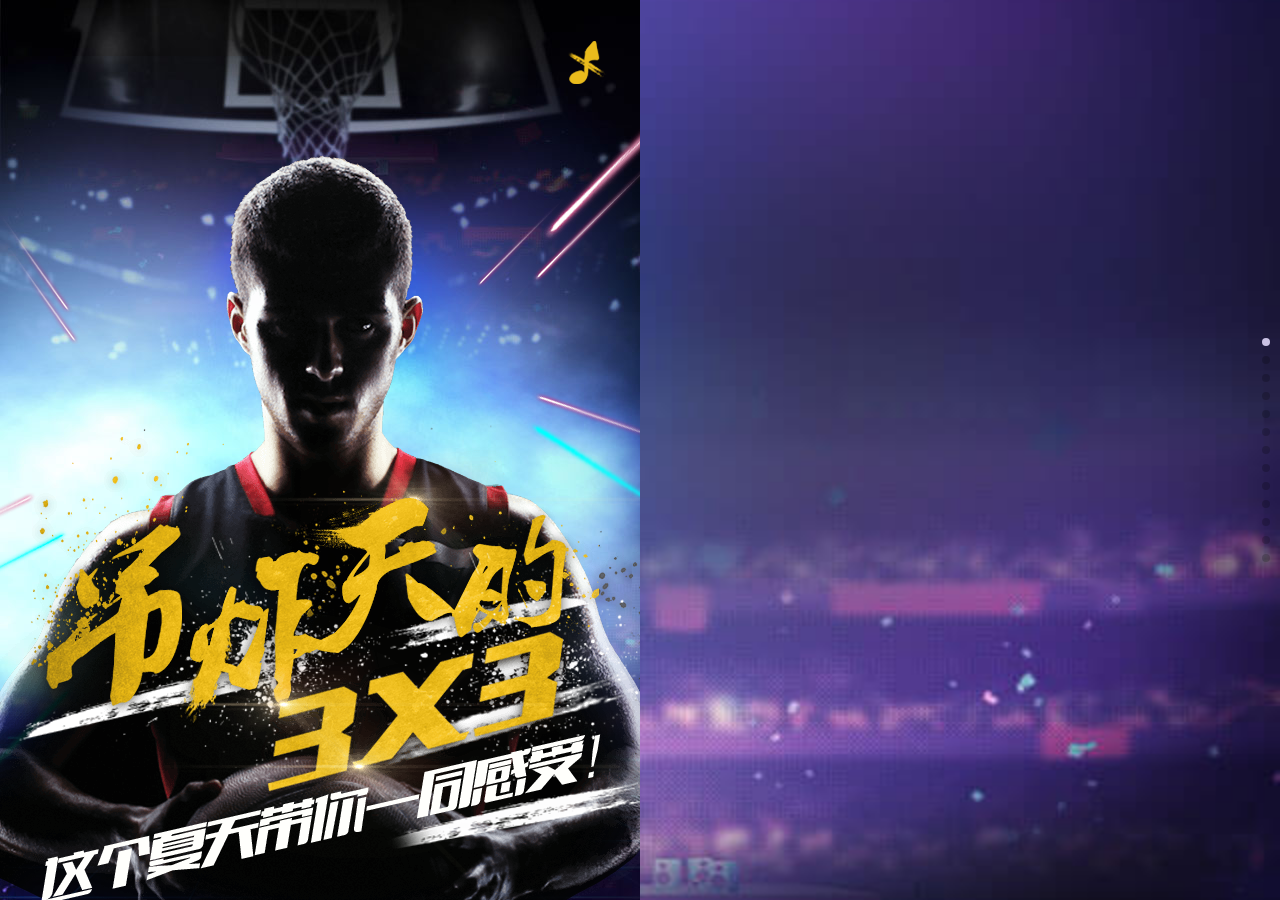
<file: demo/3x3/index.html>
<!DOCTYPE html>
<html>
<head>
	<title>新浪3x3篮球黄金联赛</title>
	<meta charset="utf-8">
	<meta name="viewport" content="width=640, user-scalable=no">
	<link rel="stylesheet" type="text/css" href="./css/swiper.min.css">
	<link rel="stylesheet" type="text/css" href="./css/animate.css">
	<link rel="stylesheet" type="text/css" href="./css/st3.css">
</head>
<body>
	<div class="st3-audio">
		<img src="./img/common/mute.png" class="st3-audio-control" id='btnAudioMute'></img>
		<img src="./img/common/unmute.png" class="st3-audio-control st3-audio-control-hidden" id='btnAudioUnmute'></img>
		<audio preload loop src='./audio/music.mp3' id="background-audio"></audio>
	</div>
	<div class="swiper-container">
		<div class="swiper-wrapper">
			<div class="swiper-slide st3-slide-bg" data-hash="s1">
				<img class="ani slide-effect slide-effect-bg" src="./img/1/bg.jpg" id="st3-slide-1-bg" swiper-animate-effect='fadeIn' swiper-animate-duration='0.4s' swiper-animate-delay='0.2s'></img>
				<img class="ani slide-effect" src="./img/1/sparking.png" id="st3-slide-1-sparking" swiper-animate-effect='zoomIn' swiper-animate-duration='0.6s' swiper-animate-delay='0.4s'></img>
				<img class="ani slide-effect" src="./img/1/ath.png" id="st3-slide-1-ath" swiper-animate-effect='zoomIn' swiper-animate-duration='0.6s' swiper-animate-delay='0.3s'></img>
				<img class="ani slide-effect slide-effect-relative" id="st3-slide-1-text-1" src="./img/1/text-1.png" style="left: 0px; top: 367px;" swiper-animate-effect='bounceInLeftDownInPage1' swiper-animate-duration='0.6s' swiper-animate-delay='0.5s'></img>
				<img class="ani slide-effect slide-effect-relative" id="st3-slide-1-text-2" src="./img/1/text-2.png" style="left: 0px; top: 552px;" swiper-animate-effect='bounceInUpRightInPage1' swiper-animate-duration='0.6s' swiper-animate-delay='0.7s'></img>
				<img class="ani slide-effect slide-effect-relative" id="st3-slide-1-text-3" src="./img/1/text-3.png" style="left: 0px; top: 734px;" swiper-animate-effect='bounceInLeftDownInPage1' swiper-animate-duration='0.6s' swiper-animate-delay='0.9s'></img>
			</div>
			<div class="swiper-slide st3-slide-bg" data-hash="s2">
				<img class="ani slide-effect slide-effect-bg slide-effect-relative" id="st3-slide-2-bg-eff-1" src="./img/common/bg-eff-1.png" style="left: 0px; top: 78px;" swiper-animate-effect='bounceInRight' swiper-animate-duration='0.6s' swiper-animate-delay='0.4s'></img>
				<img class="ani slide-effect slide-effect-bg slide-effect-to-remove slide-effect-relative" id="st3-slide-2-bg-eff-2" src="./img/common/bg-eff-2.png" style="left: 332px; top: 1017px;" swiper-animate-effect='slideInRight' swiper-animate-duration='0.6s' swiper-animate-delay='0.4s'></img>
				<img class="ani slide-effect slide-effect-relative" id="st3-slide-2-text-1" src="./img/2/text-1.png" style="left: 103px; top: 140px;" swiper-animate-effect='bounceInLeft' swiper-animate-duration='0.6s' swiper-animate-delay='0.4s'></img>
				<img class="ani slide-effect slide-effect-relative" id="st3-slide-2-text-2" src="./img/2/text-2.png" style="left: 103px; top: 310px;" swiper-animate-effect='bounceInRight' swiper-animate-duration='0.6s' swiper-animate-delay='0.6s'></img>
				<img class="ani slide-effect slide-effect-relative" id="st3-slide-2-text-3" src="./img/2/text-3.png" style="left: 103px; top: 473px;" swiper-animate-effect='bounceInLeft' swiper-animate-duration='0.6s' swiper-animate-delay='0.8s'></img>
				<img class="ani slide-effect slide-effect-relative" id="st3-slide-2-text-4" src="./img/2/text-4.png" style="left: 103px; top: 659px;" swiper-animate-effect='bounceInRight' swiper-animate-duration='0.6s' swiper-animate-delay='1.0s'></img>
				<img class="ani slide-effect slide-effect-relative" id="st3-slide-2-eff-1" src="./img/2/eff-1.png" style="left: 114px; top: 198px;" swiper-animate-effect='scaleInLeft' swiper-animate-duration='0.4s' swiper-animate-delay='0.4s'></img>
				<img class="ani slide-effect slide-effect-relative" id="st3-slide-2-eff-2" src="./img/2/eff-2.png" style="left: 0px; top: 273px;" swiper-animate-effect='scaleInRight' swiper-animate-duration='0.4s' swiper-animate-delay='0.6s'></img>
				<img class="ani slide-effect slide-effect-relative" id="st3-slide-2-eff-3" src="./img/2/eff-3.png" style="left: 500px; top: 720px;" swiper-animate-effect='zoomIn' swiper-animate-duration='0.6s' swiper-animate-delay='1.2s'></img>
			</div>
			<div class="swiper-slide st3-slide-bg" data-hash="s3">
				<img class="ani slide-effect slide-effect-bg slide-effect-relative" id="st3-slide-3-bg-eff-1" src="./img/common/bg-eff-1.png" style="left: 0px; top: 78px;" swiper-animate-effect='bounceInRight' swiper-animate-duration='0.5s' swiper-animate-delay='0.4s'></img>
				<img class="ani slide-effect slide-effect-bg slide-effect-to-remove slide-effect-relative" id="st3-slide-3-bg-eff-2" src="./img/common/bg-eff-2.png" style="left: 332px; top: 1017px;" swiper-animate-effect='slideInRight' swiper-animate-duration='0.6s' swiper-animate-delay='0.6s'></img>
				<img class="ani slide-effect slide-effect-relative" id="st3-slide-3-text-1" src="./img/3/text-1.png" style="left: 80px; top: 70px;" swiper-animate-effect='bounceInLeft' swiper-animate-duration='0.6s' swiper-animate-delay='0.6s'></img>
				<img class="ani slide-effect slide-effect-relative" id="st3-slide-3-text-2" src="./img/3/text-2.png" style="left: 77px; top: 81px;" swiper-animate-effect='bounceInRight' swiper-animate-duration='0.6s' swiper-animate-delay='0.6s'></img>
				<img class="ani slide-effect slide-effect-relative" id="st3-slide-3-eff-1" src="./img/3/eff-1.png" style="left: 82px; top: 56px;" swiper-animate-effect='scaleInLeft' swiper-animate-duration='0.4s' swiper-animate-delay='0.8s'></img>
				<img class="ani slide-effect slide-effect-relative" id="st3-slide-3-text-3" src="./img/3/text-3.png" style="left: 82px; top: 163px;" swiper-animate-effect='bounceInLeft' swiper-animate-duration='0.6s' swiper-animate-delay='1.0s'></img>
				<img class="ani slide-effect slide-effect-relative" id="st3-slide-3-text-4" src="./img/3/text-4.png" style="left: 79px; top: 197px;" swiper-animate-effect='bounceInRight' swiper-animate-duration='0.6s' swiper-animate-delay='1.0s'></img>
				<img class="ani slide-effect slide-effect-relative" id="st3-slide-3-eff-2" src="./img/3/eff-2.png" style="left: 82px; top: 161px;" swiper-animate-effect='scaleInLeft' swiper-animate-duration='0.4s' swiper-animate-delay='1.1s'></img>
				<img class="ani slide-effect slide-effect-relative" id="st3-slide-3-text-5" src="./img/3/text-5.png" style="left: 83px; top: 277px;" swiper-animate-effect='fadeIn' swiper-animate-duration='0.6s' swiper-animate-delay='2.0s'></img>
				<img class="ani slide-effect slide-effect-relative" id="st3-slide-3-eff-4" src="./img/3/eff-3.png" style="left: 6px; top: 319px;" swiper-animate-effect='bounceIn' swiper-animate-duration='0.4s' swiper-animate-delay='1.9s'></img>
				<img class="ani slide-effect slide-effect-relative" id="st3-slide-3-img-1" src="./img/3/img-1.png" style="left: 25px; top: 366px;" swiper-animate-effect='rotateInAntiClockwise' swiper-animate-duration='0.8s' swiper-animate-delay='1.8s'></img>
			</div>
			<div class="swiper-slide st3-slide-bg" data-hash="s4">
				<img class="ani slide-effect slide-effect-bg slide-effect-relative" id="st3-slide-4-bg-eff-1" src="./img/common/bg-eff-1.png" style="left: -31px; top: 44px;" swiper-animate-effect='bounceInRight' swiper-animate-duration='0.6s' swiper-animate-delay='0.5s'></img>
				<img class="ani slide-effect" id="st3-slide-3-img-1" src="./img/4/img-1.png" swiper-animate-effect='fadeIn' swiper-animate-duration='0.6s' swiper-animate-delay='0.4s'></img>
				<img class="ani slide-effect slide-effect-bg slide-effect-to-remove slide-effect-relative" id="st3-slide-4-bg-eff-2" src="./img/common/bg-eff-2.png" style="left: 332px; top: 1017px;" swiper-animate-effect='slideInRight' swiper-animate-duration='0.6s' swiper-animate-delay='0.4s'></img>
				<img class="ani slide-effect slide-effect-relative" id="st3-slide-4-eff-1" src="./img/4/eff-1.png" style="left: 60px; top: 179px;" swiper-animate-effect='scaleInRight' swiper-animate-duration='0.4s' swiper-animate-delay='0.6s'></img>
				<img class="ani slide-effect slide-effect-relative" id="st3-slide-4-text-1" src="./img/4/text-1.png" style="left: 46px; top: 51px;" swiper-animate-effect='bounceInRight' swiper-animate-duration='0.5s' swiper-animate-delay='0.5s'></img>
				<img class="ani slide-effect slide-effect-relative" id="st3-slide-4-eff-2" src="./img/4/eff-2.png" style="left: 301px; top: 487px;" swiper-animate-effect='scaleInLeft' swiper-animate-duration='0.3s' swiper-animate-delay='0.8s'></img>
				<img class="ani slide-effect slide-effect-relative" id="st3-slide-4-text-2" src="./img/4/text-2.png" style="left: 304px; top: 465px;" swiper-animate-effect='bounceInLeft' swiper-animate-duration='0.6s' swiper-animate-delay='0.8s'></img>
			</div>
			<div class="swiper-slide st3-slide-bg" data-hash="s5">
				<img class="ani slide-effect slide-effect-bg" id="st3-slide-5-bg" src="./img/5/bg.jpg" style="left: 0px; top: 0px;" swiper-animate-effect='fadeIn' swiper-animate-duration='0.8s' swiper-animate-delay='0.8s'></img>
				<img class="ani slide-effect slide-effect-bg slide-effect-relative" id="st3-slide-5-bg-eff-3" src="./img/common/bg-eff-3.png" style="left: 0px; top: 475px;" swiper-animate-effect='bounceInRight' swiper-animate-duration='0.6s' swiper-animate-delay='0.8s'></img>
				<img class="ani slide-effect slide-effect-bg slide-effect-to-remove slide-effect-relative" id="st3-slide-5-bg-eff-2" src="./img/common/bg-eff-2.png" style="left: 332px; top: 1017px;" swiper-animate-effect='slideInRight' swiper-animate-duration='0.6s' swiper-animate-delay='0.4s'></img>
				<img class="ani slide-effect slide-effect-relative" id="st3-slide-5-eff-1" src="./img/5/eff-1.png" style="left: 0px; top: 519px;" swiper-animate-effect='bounceIn' swiper-animate-duration='0.4s' swiper-animate-delay='0.9s'></img>
				<img class="ani slide-effect slide-effect-relative" id="st3-slide-5-img-1" src="./img/5/img-1.png" style="left: 0px; top: 114px;" swiper-animate-effect='bounceIn' swiper-animate-duration='0.5s' swiper-animate-delay='0.5s'></img>
				<img class="ani slide-effect slide-effect-relative" id="st3-slide-5-text-1" src="./img/5/text-1.png" style="left: 37px; top: 505px;" swiper-animate-effect='bounceInUp' swiper-animate-duration='0.6s' swiper-animate-delay='0.7s'></img>
			</div>
			<div class="swiper-slide st3-slide-bg" data-hash="s6">
				<img class="ani slide-effect slide-effect-bg" id="st3-slide-6-img-1" src="./img/6/img-1.png" swiper-animate-effect='fadeIn' swiper-animate-duration='0.6s' swiper-animate-delay='0.4s'></img>
				<img class="ani slide-effect slide-effect-bg slide-effect-relative" id="st3-slide-6-bg-eff-3" src="./img/common/bg-eff-3.png" style="left: 0px; top: 294px;" swiper-animate-effect='bounceInRight' swiper-animate-duration='0.6s' swiper-animate-delay='0.9s'></img>
				<img class="ani slide-effect slide-effect-bg slide-effect-to-remove slide-effect-relative" id="st3-slide-6-bg-eff-2" src="./img/common/bg-eff-2.png" style="left: 332px; top: 1017px;" swiper-animate-effect='slideInRight' swiper-animate-duration='0.6s' swiper-animate-delay='0.4s'></img>
				<img class="ani slide-effect slide-effect-relative" id="st3-slide-6-img-2" src="./img/6/img-2.png" style="left: 145px; top: 99px;" swiper-animate-effect='bounceInBallPage6' swiper-animate-duration='0.6s' swiper-animate-delay='0.5s'></img>
				<img class="ani slide-effect slide-effect-relative" id="st3-slide-6-eff-1" src="./img/6/eff-1.png" style="left: 552px; top: 268px;" swiper-animate-effect='bounceIn' swiper-animate-duration='0.4s' swiper-animate-delay='1.5s'></img>
				<img class="ani slide-effect slide-effect-relative" id="st3-slide-6-eff-2" src="./img/6/eff-2.png" style="left: 37px; top: 466px;" swiper-animate-effect='bounceIn' swiper-animate-duration='0.4s' swiper-animate-delay='1.5s'></img>
				<img class="ani slide-effect slide-effect-relative" id="st3-slide-6-text-1" src="./img/6/text-1.png" style="left: 69px; top: 294px;" swiper-animate-effect='slideInUp' swiper-animate-duration='0.6s' swiper-animate-delay='1.1s'></img>
				<img class="ani slide-effect slide-effect-relative" id="st3-slide-6-text-2" src="./img/6/text-2.png" style="left: 141px; top: 389px;" swiper-animate-effect='slideInUp' swiper-animate-duration='0.6s' swiper-animate-delay='1.3s'></img>
			</div>
			<div class="swiper-slide st3-slide-bg" data-hash="s7">
				<img class="ani slide-effect slide-effect-bg slide-effect-relative" id="st3-slide-7-img-1" src="./img/7/img-1.png" style="left: 0px; top: 77px;" swiper-animate-effect='bounceInUpRightInPage7' swiper-animate-duration='0.4s' swiper-animate-delay='0.5s'></img>
				<img class="ani slide-effect slide-effect-bg slide-effect-relative" id="st3-slide-7-img-2" src="./img/7/img-2.png" style="left: 139px; top: 14px;" swiper-animate-effect='bounceInLeftDownInPage7' swiper-animate-duration='0.4s' swiper-animate-delay='0.7s'></img>
				<img class="ani slide-effect slide-effect-bg slide-effect-relative" id="st3-slide-7-img-3" src="./img/7/img-3.png" style="left: 348px; top: 169px;" swiper-animate-effect='bounceInUpRightInPage7' swiper-animate-duration='0.4s' swiper-animate-delay='0.9s'></img>
				<img class="ani slide-effect slide-effect-bg slide-effect-relative" id="st3-slide-7-bg-eff-1" src="./img/common/bg-eff-1.png" style="left: 0px; top: 644px;" swiper-animate-effect='bounceInRight' swiper-animate-duration='0.6s' swiper-animate-delay='1.2s'></img>
				<img class="ani slide-effect slide-effect-bg slide-effect-to-remove slide-effect-relative" id="st3-slide-7-bg-eff-2" src="./img/common/bg-eff-2.png" style="left: 332px; top: 1017px;" swiper-animate-effect='slideInRight' swiper-animate-duration='0.6s' swiper-animate-delay='0.4s'></img>
				<img class="ani slide-effect slide-effect-relative" id="st3-slide-7-text-3" src="./img/7/text-3.png" style="left: 37px; top: 90px;" swiper-animate-effect='bounceInUpRightInPage7' swiper-animate-duration='0.4s' swiper-animate-delay='0.5s'></img>
				<img class="ani slide-effect slide-effect-relative" id="st3-slide-7-text-4" src="./img/7/text-4.png" style="left: 256px; top: 50px;" swiper-animate-effect='bounceInLeftDownInPage7' swiper-animate-duration='0.4s' swiper-animate-delay='0.7s'></img>
				<img class="ani slide-effect slide-effect-relative" id="st3-slide-7-text-5" src="./img/7/text-5.png" style="left: 473px; top: 120px;" swiper-animate-effect='bounceInUpRightInPage7' swiper-animate-duration='0.4s' swiper-animate-delay='0.9s'></img>
				<img class="ani slide-effect slide-effect-bg slide-effect-relative" id="st3-slide-7-eff-1" src="./img/7/eff-1.png" style="left: 484px; top: 603px;" swiper-animate-effect='scaleInLeft' swiper-animate-duration='0.5s' swiper-animate-delay='1.25s'></img>
				<img class="ani slide-effect slide-effect-bg slide-effect-relative" id="st3-slide-7-eff-2" src="./img/7/eff-2.png" style="left: 91px; top: 788px;" swiper-animate-effect='scaleInRight' swiper-animate-duration='0.5s' swiper-animate-delay='1.25s'></img>
				<img class="ani slide-effect slide-effect-relative" id="st3-slide-7-text-1" src="./img/7/text-1.png" style="left: 22px; top: 630px;" swiper-animate-effect='bounceIn' swiper-animate-duration='0.5s' swiper-animate-delay='1.25s'></img>
				<img class="ani slide-effect slide-effect-relative" id="st3-slide-7-text-2" src="./img/7/text-2.png" style="left: 175px; top: 659px;" swiper-animate-effect='bounceIn' swiper-animate-duration='0.5s' swiper-animate-delay='1.5s'></img>
			</div>
			<div class="swiper-slide st3-slide-bg" data-hash="s8">
				<img class="ani slide-effect slide-effect-bg" id="st3-slide-8-bg" src="./img/8/bg.jpg" swiper-animate-effect='fadeIn' swiper-animate-duration='0.8s' swiper-animate-delay='1.9s'></img>
				<img class="ani slide-effect slide-effect-bg slide-effect-relative" id="st3-slide-8-eff-1" src="./img/8/eff-1.png" style="left: 0px; top: 178px;" swiper-animate-effect='zoomIn' swiper-animate-duration='0.5s' swiper-animate-delay='1.6s'></img>
				<img class="ani slide-effect slide-effect-bg slide-effect-relative" id="st3-slide-8-eff-2" src="./img/8/eff-2.png" style="left: 0px; top: 66px;" swiper-animate-effect='zoomIn' swiper-animate-duration='0.5s' swiper-animate-delay='1.6s'></img>
				<img class="ani slide-effect slide-effect-bg slide-effect-relative" id="st3-slide-8-img-1" src="./img/8/img-1.png" style="left: 0px; top: 217px;" swiper-animate-effect='zoomIn' swiper-animate-duration='0.5s' swiper-animate-delay='1.4s'></img>
				<img class="ani slide-effect slide-effect-bg slide-effect-relative" id="st3-slide-8-bg-eff-4" src="./img/common/bg-eff-4.png" style="left: 0px; top: 78px;" swiper-animate-effect='bounceInRight' swiper-animate-duration='0.6s' swiper-animate-delay='0.4s'></img>
				<img class="ani slide-effect slide-effect-bg slide-effect-to-remove slide-effect-relative" id="st3-slide-8-bg-eff-2" src="./img/common/bg-eff-2.png" style="left: 332px; top: 1017px;" swiper-animate-effect='slideInRight' swiper-animate-duration='0.6s' swiper-animate-delay='0.4s'></img>
				<img class="ani slide-effect slide-effect-relative" id="st3-slide-8-text-1" src="./img/8/text-1.png" style="left: 17px; top: 33px;" swiper-animate-effect='bounceInUp' swiper-animate-duration='0.5s' swiper-animate-delay='0.5s'></img>
				<img class="ani slide-effect slide-effect-relative" id="st3-slide-8-text-2" src="./img/8/text-2.png" style="left: 457px; top: 105px;" swiper-animate-effect='bounceInRight' swiper-animate-duration='0.5s' swiper-animate-delay='0.8s'></img>
				<img class="ani slide-effect slide-effect-relative" id="st3-slide-8-eff-3" src="./img/8/eff-3.png" style="left: 92px; top: 66px;" swiper-animate-effect='bounceIn' swiper-animate-duration='0.5s' swiper-animate-delay='0.5s'></img>
				<img class="ani slide-effect slide-effect-relative" id="st3-slide-8-eff-4" src="./img/8/eff-4.png" style="left: 11px; top: 258px;" swiper-animate-effect='fadeIn' swiper-animate-duration='0.6s' swiper-animate-delay='1.6s'></img>
				<img class="ani slide-effect slide-effect-relative" id="st3-slide-8-eff-5" src="./img/8/eff-5.png" style="left: 465px; top: 155px;" swiper-animate-effect='scaleInLeft' swiper-animate-duration='0.3s' swiper-animate-delay='0.8s'></img>
				<img class="ani slide-effect slide-effect-relative" id="st3-slide-8-text-3" src="./img/8/text-3.png" style="left: 335px; top: 170px;" swiper-animate-effect='bounceIn' swiper-animate-duration='0.5s' swiper-animate-delay='1.6s'></img>
			</div>
			<div class="swiper-slide st3-slide-bg" data-hash="s9">
				<img class="ani slide-effect slide-effect-bg" id="st3-slide-9-bg" src="./img/9/bg.jpg" swiper-animate-effect='bounceIn' swiper-animate-duration='0.6s' swiper-animate-delay='0.4s'></img>
				<img class="ani slide-effect slide-effect-bg slide-effect-relative" id="st3-slide-9-bg-eff-1" src="./img/common/bg-eff-1.png" style="left: 0px; top: 78px;" swiper-animate-effect='bounceInRight' swiper-animate-duration='0.6s' swiper-animate-delay='0.9s'></img>
				<img class="ani slide-effect slide-effect-bg slide-effect-to-remove slide-effect-relative" id="st3-slide-9-bg-eff-2" src="./img/common/bg-eff-2.png" style="left: 332px; top: 1017px;" swiper-animate-effect='slideInRight' swiper-animate-duration='0.6s' swiper-animate-delay='0.4s'></img>
				<img class="ani slide-effect slide-effect-relative" id="st3-slide-9-eff-1" src="./img/9/eff-1.png" style="left: 18px; top: 72px;" swiper-animate-effect='zoomIn' swiper-animate-duration='0.5s' swiper-animate-delay='1.1s'></img>
				<img class="ani slide-effect slide-effect-relative" id="st3-slide-9-text-1" src="./img/9/text-1.png" style="left: 29px; top: 45px;" swiper-animate-effect='rotateInClockwise' swiper-animate-duration='0.5s' swiper-animate-delay='1.0s'></img>
			</div>
			<div class="swiper-slide st3-slide-bg" data-hash="s10">
				<img class="ani slide-effect slide-effect-bg" id="st3-slide-10-bg" src="./img/bg/3x3_bg2.jpg" swiper-animate-effect='fadeIn' swiper-animate-duration='0.5s' swiper-animate-delay='0.5s'></img>
				<img class="ani slide-effect slide-effect-relative" id="st3-slide-10-img-1" src="./img/10/img-1.png" style="left: 0px; top: 0px;" swiper-animate-effect='bounceInRight' swiper-animate-duration='0.5s' swiper-animate-delay='0.5s'></img>
				<img class="ani slide-effect slide-effect-relative" id="st3-slide-10-img-2" src="./img/10/img-2.png" style="left: 0px; top: 192px;" swiper-animate-effect='bounceInLeft' swiper-animate-duration='0.5s' swiper-animate-delay='0.5s'></img>
				<img class="ani slide-effect slide-effect-relative" id="st3-slide-10-eff-1" src="./img/10/eff-1.png" 	style="left: 73px; top: 133px;" swiper-animate-effect='bounceInDownRightInPage10' swiper-animate-duration='0.6s' swiper-animate-delay='0.7s'></img>
				<img class="ani slide-effect slide-effect-relative" id="st3-slide-10-eff-1" src="./img/10/eff-1.png" 	style="left: 73px; top: 133px;" swiper-animate-effect='bounceInLeftUpInPage10' swiper-animate-duration='0.6s' swiper-animate-delay='0.7s'></img>
				<img class="ani slide-effect slide-effect-bg slide-effect-relative" id="st3-slide-10-bg-eff-1" src="./img/common/bg-eff-1.png" style="left: 0px; top: 78px;" swiper-animate-effect='bounceInRight' swiper-animate-duration='0.6s' swiper-animate-delay='1.5s'></img>
				<img class="ani slide-effect slide-effect-bg slide-effect-to-remove slide-effect-relative" id="st3-slide-10-bg-eff-2" src="./img/common/bg-eff-2.png" style="left: 332px; top: 1017px;" swiper-animate-effect='slideInRight' swiper-animate-duration='0.6s' swiper-animate-delay='0.4s'></img>
				<img class="ani slide-effect slide-effect-relative" id="st3-slide-10-eff-2" src="./img/10/eff-2.png" 	style="left: 48px; top: 21px;" swiper-animate-effect='zoomIn' swiper-animate-duration='0.5s' swiper-animate-delay='1.5s'></img>
				<img class="ani slide-effect slide-effect-relative" id="st3-slide-10-eff-3" src="./img/10/eff-3.png" 	style="left: 7px; top: 176px;" swiper-animate-effect='bounceIn' swiper-animate-duration='0.5s' swiper-animate-delay='1.6s'></img>
				<img class="ani slide-effect slide-effect-relative" id="st3-slide-10-text-1" src="./img/10/text-1.png" 	style="left: 153px; top: 48px;" swiper-animate-effect='bounceInLeft' swiper-animate-duration='0.5s' swiper-animate-delay='1.3s'></img>
				<img class="ani slide-effect slide-effect-relative" id="st3-slide-10-text-2" src="./img/10/text-2.png" 	style="left: 25px; top: 113px;" swiper-animate-effect='bounceIn' swiper-animate-duration='0.5s' swiper-animate-delay='1.6s'></img>
			</div>
			<div class="swiper-slide st3-slide-bg" data-hash="s11">
				<img class="ani slide-effect slide-effect-bg" id="st3-slide-11-bg" src="./img/11/bg.jpg" style="left: 0px; top: 0px;" swiper-animate-effect='fadeIn' swiper-animate-duration='0.8s' swiper-animate-delay='0.6s'></img>
				<img class="ani slide-effect slide-effect-relative" id="st3-slide-11-img-2" src="./img/11/img-2.png" style="left: 206px; top: 146px;" swiper-animate-effect='scaleInLeft' swiper-animate-duration='0.4s' swiper-animate-delay='0.9s'></img>
				<img class="ani slide-effect slide-effect-relative" id="st3-slide-11-img-4" src="./img/11/img-4.png" style="left: 26px; top: 396px;" swiper-animate-effect='scaleInRight' swiper-animate-duration='0.4s' swiper-animate-delay='1.25s'></img>
				<img class="ani slide-effect slide-effect-relative" id="st3-slide-11-img-6" src="./img/11/img-6.png" style="left: 226px; top: 657px;" swiper-animate-effect='scaleInLeft' swiper-animate-duration='0.4s' swiper-animate-delay='1.6s'></img>
				<img class="ani slide-effect slide-effect-relative" id="st3-slide-11-img-1" src="./img/11/img-1.png" style="left: 35px; top: 129px;" swiper-animate-effect='bounceIn' swiper-animate-duration='0.5s' swiper-animate-delay='0.6s'></img>
				<img class="ani slide-effect slide-effect-relative" id="st3-slide-11-img-3" src="./img/11/img-3.png" style="left: 368px; top: 382px;" swiper-animate-effect='bounceIn' swiper-animate-duration='0.5s' swiper-animate-delay='0.6s'></img>
				<img class="ani slide-effect slide-effect-relative" id="st3-slide-11-img-5" src="./img/11/img-5.png" style="left: 55px; top: 639px;" swiper-animate-effect='bounceIn' swiper-animate-duration='0.5s' swiper-animate-delay='0.6s'></img>
			</div>
			<div class="swiper-slide st3-slide-bg" data-hash="s12">
				<img class="ani slide-effect slide-effect-bg" id="st3-slide-12-bg" src="./img/bg/3x3_bg2.jpg" swiper-animate-effect='fadeIn' swiper-animate-duration='0.5s' swiper-animate-delay='0.5s'></img>
				<img class="ani slide-effect slide-effect-bg slide-effect-relative" id="st3-slide-12-img-1" src="./img/12/img-1.png" style="left: 14px; top: 92px;" swiper-animate-effect='bounceIn' swiper-animate-duration='0.5s' swiper-animate-delay='0.5s'></img>
				<img class="ani slide-effect slide-effect-bg slide-effect-relative" id="st3-slide-12-eff-1" src="./img/12/eff-1.png" style="left: 354px; top: 36px;" swiper-animate-effect='scaleInLeft' swiper-animate-duration='0.2s' swiper-animate-delay='1.0s'></img>
				<img class="ani slide-effect slide-effect-relative" id="st3-slide-12-text-1" src="./img/12/text-1.png" style="left: 152px; top: 45px;" swiper-animate-effect='bounceInRight' swiper-animate-duration='0.5s' swiper-animate-delay='0.7s'></img>
				<img class="ani slide-effect slide-effect-relative" id="st3-slide-12-text-2" src="./img/12/text-2.png" style="left: 368px; top: 4px;" swiper-animate-effect='bounceInRight' swiper-animate-duration='0.5s' swiper-animate-delay='1.0s'></img>
				<img class="ani slide-effect slide-effect-relative" id="st3-slide-12-text-3" src="./img/12/text-3.png" style="left: 236px; top: 219px;" swiper-animate-effect='scaleInDown' swiper-animate-duration='0.5s' swiper-animate-delay='1.8s'></img>
				<img class="ani slide-effect slide-effect-relative" id="st3-slide-12-img-2" src="./img/12/img-2.png" style="left: 26px; top: 257px;" swiper-animate-effect='scaleInDown' swiper-animate-duration='0.5s' swiper-animate-delay='2.0s'></img>
				<div style="position: absolute; z-index: 30; width: 559px; height: 519px; left: 52px; top: 326px;"><div class="ani slide-effect" id="st3-slide-12-text-4" style="background: url('./img/12/text-4.png') no-repeat;" swiper-animate-effect='scaleInDownLinear' swiper-animate-duration='2.0s' swiper-animate-delay='2.5s'></div></div>
				<a href="#"><img class="ani slide-effect slide-effect-relative slide-link" id="st3-slide-12-link-1" src="./img/12/link-1.png" style="left: 198px; top: 899px;" swiper-animate-effect='bounceIn' swiper-animate-duration='0.5s' swiper-animate-delay='4.8s'></img></a>
			</div>
			<div class="swiper-slide st3-slide-bg" data-hash="s13">
				<img class="ani slide-effect slide-effect-bg" id="st3-slide-13-bg" src="./img/13/bg.jpg" style="left: 0px; top: 0px;" swiper-animate-effect='fadeIn' swiper-animate-duration='0.8s' swiper-animate-delay='0.8s'></img>
				<img class="ani slide-effect slide-effect-bg slide-effect-relative" id="st3-slide-13-bg-eff-1" src="./img/common/bg-eff-1.png" style="left: 0px; top: 78px;" swiper-animate-effect='bounceInRight' swiper-animate-duration='0.6s' swiper-animate-delay='0.4s'></img>
				<img class="ani slide-effect slide-effect-bg slide-effect-to-remove slide-effect-relative" id="st3-slide-13-bg-eff-2" src="./img/common/bg-eff-2.png" style="left: 332px; top: 1017px;" swiper-animate-effect='slideInRight' swiper-animate-duration='0.6s' swiper-animate-delay='0.4s'></img>
				<img class="ani slide-effect slide-effect-relative" id="st3-slide-13-text-1" src="./img/13/text-1.png" style="left: 116px; top: 143px;" swiper-animate-effect='fadeIn' swiper-animate-duration='0.5s' swiper-animate-delay='0.7s'></img>
				<img class="ani slide-effect slide-effect-relative" id="st3-slide-13-text-2" src="./img/13/text-2.png" style="left: 196px; top: 285px;" swiper-animate-effect='fadeIn' swiper-animate-duration='0.5s' swiper-animate-delay='1.0s'></img>
				<img class="ani slide-effect slide-effect-relative" id="st3-slide-13-img-1" src="./img/13/img-1.png" style="left: 195px; top: 374px;" swiper-animate-effect='fadeIn' swiper-animate-duration='0.5s' swiper-animate-delay='1.5s'></img>
				<img class="ani slide-effect slide-effect-relative" id="st3-slide-13-text-3" src="./img/13/text-3.png" style="left: 197px; top: 644px;" swiper-animate-effect='fadeIn' swiper-animate-duration='0.4s' swiper-animate-delay='1.5s'></img>
				<a href="#" id="btnReplay"><img class="ani slide-effect slide-effect-bg slide-effect-relative slide-link" id="st3-slide-13-link-1" src="./img/13/link-1.png" style="left: 237px; top: 741px;" swiper-animate-effect='fadeIn' swiper-animate-duration='0.4s' swiper-animate-delay='2.0s'></img></a>
			</div>
		</div>
		<div class="swiper-pagination"></div>
	</div>
	<div class="st3-bg"></div>
</div>
	<script src="./js/jquery.min.js"></script>
	<script src="./js/soundjs.min.js"></script>
	<script src='./js/fastclick.js'></script>
<script src="./js/swiper.min.js"></script>
<script src='./js/fastclick.js'></script>
<script src="./js/swiper.animate.min.js"></script>
<script>
			$('#st3-loading').css('opacity', 0);
			setTimeout(function(){$('#st3-loading').remove();}, 1000);

			playBackgroundMusic();

			var st3 = new Swiper('.swiper-container', {
				speed: 600,
				pagination: '.swiper-pagination',
				paginationClickable: true,
				watchSlidesProgress: true,
				direction: 'vertical',
				onInit: function(s) {
					swiperAnimateCache(s);
					swiperAnimate(s);
				},
				onTransitionEnd: function(s) {
					swiperAnimate(s);
				},
			});

			// Replay button in slide 13
			$('#btnReplay').click(function(){
				st3.slideTo(0, 1000, true);
			});


	function playBackgroundMusic() {
		var bg = $('#background-audio')[0];
		bg.play();

		$('.st3-audio-control').click(function(){
			$('.st3-audio-control').toggleClass('st3-audio-control-hidden');
		});

		$('#btnAudioMute').click(function(){
			bg.volume = 0;
		});

		$('#btnAudioUnmute').click(function(){
			bg.volume = 1;
		});
	}
</script>
</body>
</html>
</file>
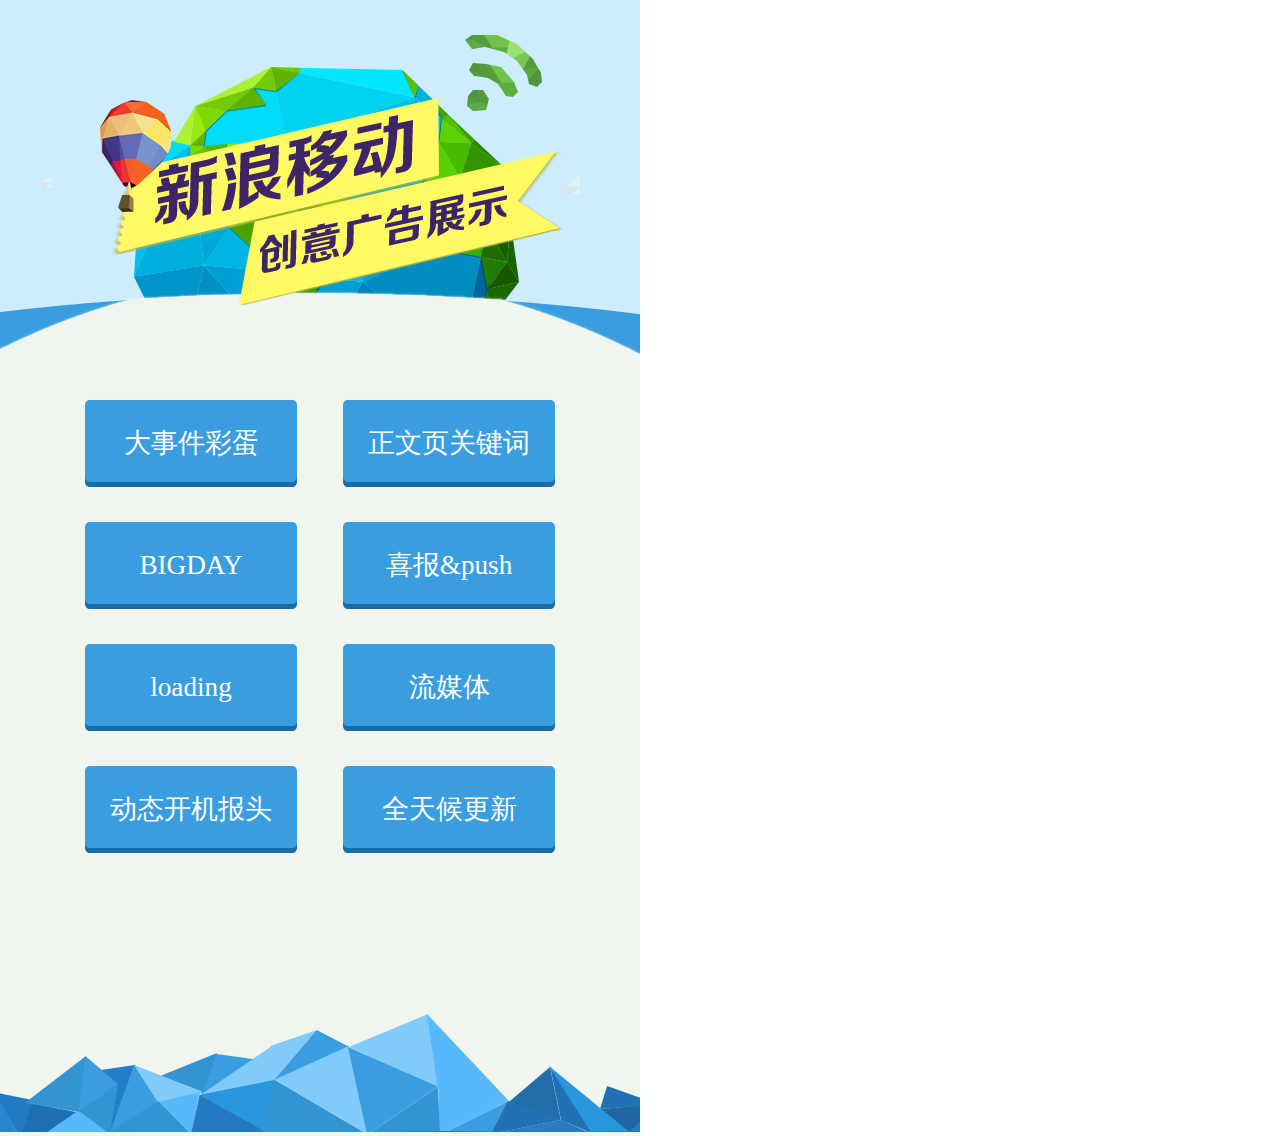
<file: demo/ad/index.html>
<!DOCTYPE html>
<html>
<head>
	<meta charset="UTF-8">
    <meta name="viewport" content="width=640,inital-scale=1.0,user-scalable=no">
	<title>新浪移动创意非标广告</title>
	<link rel="stylesheet" href="styles/stylesheet.css" />
	<link rel="stylesheet" href="styles/swiper-3.3.1.min.css" />
	<link rel="stylesheet" href="styles/animate.min.css" />
</head>
<body>
  <div id="loading">
        <p>Loading...</p>
        <div class="spinner">
          <div class="spinner-container container1">
            <div class="circle1"></div>
            <div class="circle2"></div>
            <div class="circle3"></div>
            <div class="circle4"></div>
          </div>
          <div class="spinner-container container2">
            <div class="circle1"></div>
            <div class="circle2"></div>
            <div class="circle3"></div>
            <div class="circle4"></div>
          </div>
          <div class="spinner-container container3">
            <div class="circle1"></div>
            <div class="circle2"></div>
            <div class="circle3"></div>
            <div class="circle4"></div>
          </div>
        </div>
    </div>
  <div>
    <div class="page" id="page-1"><img src="img/大事件彩蛋.png" alt=""></div>
    <div class="page" id="page-2"><img src="img/正文页关键词.png" alt=""></div>
    <div class="page" id="page-3"><img src="img/bigday.png" alt=""></div>
    <div class="page" id="page-4"><img src="img/喜报&push.png" alt=""></div>
    <div class="page" id="page-5"><img src="img/loading广告.png" alt=""></div>
    <div class="page" id="page-6"><img src="img/流媒体.png" alt=""></div>
    <div class="page" id="page-7"><img src="img/动态开机报头.png" alt=""></div>
    <div class="page" id="page-8"><img src="img/全天候更新.png" alt=""></div>
  </div>
  <div class="pa none1" id="back"><img class="none" src="img/back.png" alt=""></div>
	<div class="swiper-container">
		<div class="swiper-wrapper">
			<div class="swiper-slide" id="p1">
        <div class="pa ani" id="p1-1"  swiper-animate-effect="fadeInUp" swiper-animate-duration="0.7s" swiper-animate-delay="0.2s"><img src="img/p1-1.png" alt=""></div>
        <div class="pa ani" id="p1-2"  swiper-animate-effect="fadeInDown" swiper-animate-duration="0.7s"><img src="img/p1-2.png" alt=""></div>
        <div class="pa ani" id="p1-3"  swiper-animate-effect="fadeInUp" swiper-animate-duration="1s" swiper-animate-delay="0.5s"><img src="img/p1-3.png" alt=""></div>
        <div class="pa ani none" id="p1-4"  swiper-animate-effect="swing" swiper-animate-duration="1s" swiper-animate-delay="1s"><img src="img/p1-4.png" alt=""></div>
        <div class="pa ani none" id="p1-5"  swiper-animate-effect="fadeInUp" swiper-animate-duration="5s" swiper-animate-delay="0s"><img src="img/p1-5.png" alt=""></div>
        <div class="pa ani none" id="p1-6"  swiper-animate-effect="fadeInUp" swiper-animate-duration="3s" swiper-animate-delay="0s"><img src="img/p1-6.png" alt=""></div>
        <div class="pa ani" id="p1-7"  swiper-animate-effect="bounceInLeft" swiper-animate-duration="0.7s" swiper-animate-delay="0.3s"><img src="img/p1-7.png" alt=""></div>
        <div class="pa ani" id="p1-8"  swiper-animate-effect="bounceInRight" swiper-animate-duration="0.7s" swiper-animate-delay="0.4s"><img src="img/p1-8.png" alt=""></div>
        <div class="pa ani" id="p1-ctn"  swiper-animate-effect="fadeIn" swiper-animate-duration="1s" swiper-animate-delay="1s">
          <div id="p1-r1">
            <div class="p1-btn fl tac cw" id="p1-btn1">大事件彩蛋</div>
            <div class="p1-btn fr tac cw" id="p1-btn2">正文页关键词</div>
          </div>
          <div id="p1-r2">
          <div class="p1-btn fl tac cw" id="p1-btn3">BIGDAY</div>
          <div class="p1-btn fr tac cw" id="p1-btn4">喜报&push</div>
          </div>
          <div id="p1-r3">
            <div class="p1-btn fl tac cw" id="p1-btn5">loading</div>
            <div class="p1-btn fr tac cw" id="p1-btn6">流媒体</div>
          </div>
          <div id="p1-r4">
            <div class="p1-btn fl tac cw" id="p1-btn7">动态开机报头</div>
            <div class="p1-btn fr tac cw" id="p1-btn8">全天候更新</div>
          </div>
        </div>
			</div>
			<!-- <div class="swiper-slide" id="p2">
      </div>
			<div class="swiper-slide" id="p3">
      </div>
    	<div class="swiper-slide" id="p4">
      </div>
			<div class="swiper-slide" id="p5">
      </div> -->
		</div>
	</div>
	<script src="scripts/jquery-1.12.3.js" type="text/javascript"></script>
	<script src="scripts/js.js" type="text/javascript"></script>
    <script src="scripts/swiper-3.3.1.jquery.min.js"></script>
    <script src="scripts/swiper.animate1.0.2.min.js"></script>
    <script>
    var swiper = new Swiper(".swiper-container",{
        direction : "vertical",
    	mousewheelControl : true,
        onInit : function(swiper){
            swiperAnimateCache(swiper);
            swiperAnimate(swiper);
        },
        onSlideChangeEnd : function(swiper){
            swiperAnimate(swiper);
        },
    });
    </script>
    <script>
        $("#loading").fadeOut(200);
    </script>
    </body>
</html>
</file>
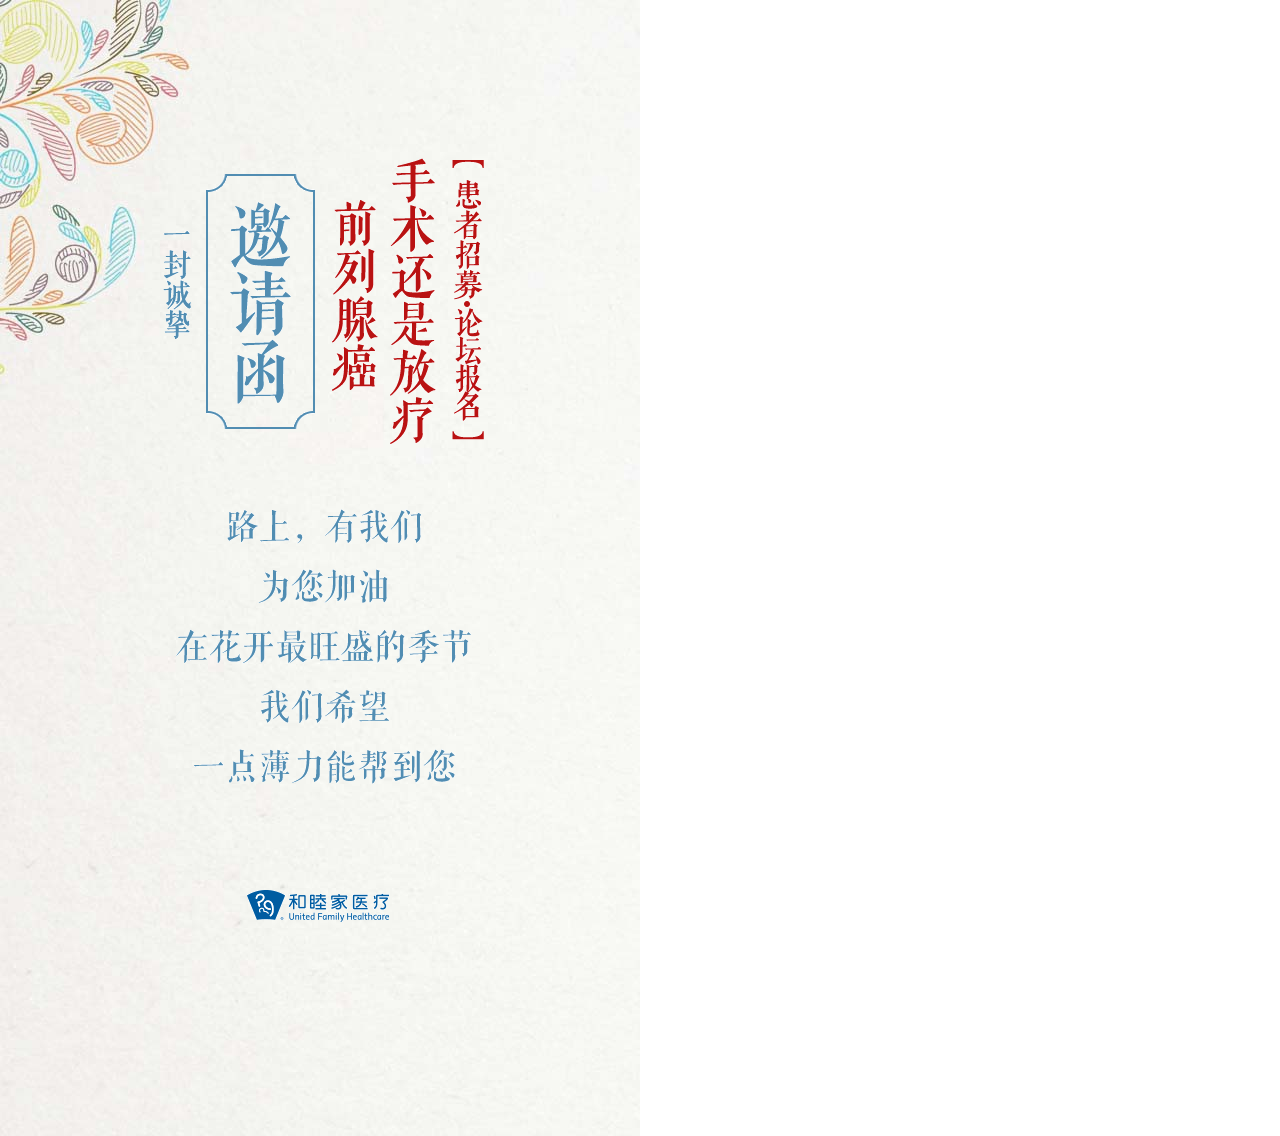
<file: demo/sina622/index.html>
<!DOCTYPE html>
<html>
<head>
	<meta charset="UTF-8">
    <meta name="viewport" content="width=640,inital-scale=1.0,user-scalable=no">
	<title>和睦家医疗</title>
	<link rel="stylesheet" href="styles/stylesheet.css" />
	<link rel="stylesheet" href="styles/swiper-3.3.1.min.css" />
	<link rel="stylesheet" href="styles/animate.min.css" />
</head>
<body>
    <div id="loading">
        <p>Loading...</p>
        <div class="spinner">
          <div class="spinner-container container1">
            <div class="circle1"></div>
            <div class="circle2"></div>
            <div class="circle3"></div>
            <div class="circle4"></div>
          </div>
          <div class="spinner-container container2">
            <div class="circle1"></div>
            <div class="circle2"></div>
            <div class="circle3"></div>
            <div class="circle4"></div>
          </div>
          <div class="spinner-container container3">
            <div class="circle1"></div>
            <div class="circle2"></div>
            <div class="circle3"></div>
            <div class="circle4"></div>
          </div>
        </div>
    </div>
	<div class="swiper-container">
		<div class="swiper-wrapper">
			<div class="swiper-slide" id="p1">
                <div id="id1-01" class="ani" swiper-animate-effect="fadeInDown" swiper-animate-duration="1s">
                    <img src="images/1_01.gif" width="320" height="495" alt="">
                </div>
                <div id="id1-02" class="ani" swiper-animate-effect="fadeInDown" swiper-animate-duration="2s">
                    <img src="images/1_02.gif" width="320" height="495" alt="">
                </div>
                <div id="id1-03" class="ani" swiper-animate-effect="fadeInUp" swiper-animate-duration="1.2s" swiper-animate-delay="0.2s">
                    <img src="images/1_03.gif" width="640" height="59" alt="">
                </div>
                <div id="id1-04" class="ani" swiper-animate-effect="fadeInUp" swiper-animate-duration="1.6s" swiper-animate-delay="0.2s">
                    <img src="images/1_04.gif" width="640" height="61" alt="">
                </div>
                <div id="id1-05" class="ani" swiper-animate-effect="fadeInUp" swiper-animate-duration="2s" swiper-animate-delay="0.2s">
                    <img src="images/1_05.gif" width="640" height="64" alt="">
                </div>
                <div id="id1-06" class="ani" swiper-animate-effect="fadeInUp" swiper-animate-duration="2.4s" swiper-animate-delay="0.2s">
                    <img src="images/1_06.gif" width="640" height="56" alt="">
                </div>
                <div id="id1-07" class="ani" swiper-animate-effect="fadeInUp" swiper-animate-duration="2.8s" swiper-animate-delay="0.2s">
                    <img src="images/1_07.gif" width="640" height="58" alt="">
                </div>
                <div id="id1-09" class="ani" swiper-animate-effect="fadeInUp" swiper-animate-duration="1.5s" swiper-animate-delay="1s">
                    <img src="images/1_09.gif" width="640" height="59" alt="">
                </div>
			</div>
			<div class="swiper-slide" id="p2">
                <div id="id2-01"  class="ani" swiper-animate-effect="fadeInRight" swiper-animate-duration="1.5s">
                    <img src="images/2_01.gif" width="640" height="217" alt="">
                </div>
                <div id="id2-02" class="ani" swiper-animate-effect="fadeInRight" swiper-animate-duration="1.5s" swiper-animate-delay="0.2s">
                    <img src="images/2_02.gif" width="640" height="83" alt="">
                </div>
                <div id="id2-03" class="ani" swiper-animate-effect="fadeInRight" swiper-animate-duration="1.5s" swiper-animate-delay="0.4s">
                    <img src="images/2_03.gif" width="640" height="107" alt="">
                </div>
                <div id="id2-05" class="ani" swiper-animate-effect="fadeInRight" swiper-animate-duration="1.5s" swiper-animate-delay="0.8s">
                    <img src="images/2_05.gif" width="640" height="44" alt="">
                </div>
                <div id="id2-06" class="ani" swiper-animate-effect="fadeInRight" swiper-animate-duration="1.5s" swiper-animate-delay="1.2s">
                    <img src="images/2_06.gif" width="640" height="138" alt="">
                </div>
                <div id="id2-07" class="ani" swiper-animate-effect="fadeInRight" swiper-animate-duration="1.5s" swiper-animate-delay="1.4s">
                    <img src="images/2_07.gif" width="640" height="328" alt="">
                </div>
            </div>
			<div class="swiper-slide" id="p3">
                <div id="id3-03">
                <input type="text" name="name1" id="name1" placeholder="达芬奇">
                </div>

                <div id="id3-06">
                <input type="text" name="phoneNumber1" id="phoneNumber1" placeholder="18000000000">
                </div>
                <div id="id3-08">
                <input type="text" name="addrass1" id="addrass1" placeholder="北京">
                </div>
                <div id="id3-11">
                    <input type="file" name="file" id="file">
                </div>
                <div id="id3-15">
                    <button id="sub1">提交</button>
                </div>
            </div>
    			<div class="swiper-slide" id="p4">
                <div id="id4-03">
                <input type="text" name="name2" id="name2" placeholder="姓名">
                                  </div>
                <div id="id4-06">
                <input type="text" name="phoneNumber2" id="phoneNumber2" placeholder="18000000000">
                </div>
                <div id="id4-08">
                     <input type="text" name="profession" id="profession" placeholder="医生">
                </div>
                <div id="id4-10">
                    <input type="text" name="addrass2" id="addrass2" placeholder="北京">
                </div>
                <div id="id4-13">
                    <button id="sub2">提交</button>
                </div>
            </div>
			<div class="swiper-slide" id="p5">
                    <div id="id5-02" class="ani" swiper-animate-effect="fadeInUp" swiper-animate-duration="1.5s">
                        <img src="images/5_02.gif" width="640" height="285" alt="">
                    </div>
                    <div id="id5-03" class="ani" swiper-animate-effect="fadeInUp" swiper-animate-duration="2.5s">
                        <img src="images/5_03.gif" width="640" height="249" alt="">
                    </div>
                    <div id="id5-06" class="ani" swiper-animate-effect="bounceIn" swiper-animate-duration="1.5s" swiper-animate-delay="1s">
                        <img id="share" src="images/5_06.gif" width="170" height="54" alt="">
                    </div>
                <div id="cover">
                <img src="images/5-share.png" alt="">
                </div>
            </div>
		</div>
		<div class="swiper-pagination"></div>
	   </div>
	<script src="scripts/jquery-1.12.3.js" type="text/javascript"></script>
	<script src="scripts/js.js" type="text/javascript"></script>
    <script src="scripts/swiper-3.3.1.jquery.min.js"></script>
    <script src="scripts/swiper.animate1.0.2.min.js"></script>
    <script>
    var swiper = new Swiper('.swiper-container',{
        direction : 'vertical',
    	mousewheelControl : true,
        onInit : function(swiper){
            swiperAnimateCache(swiper);
            swiperAnimate(swiper);
        },
        onSlideChangeEnd : function(swiper){
            swiperAnimate(swiper);
        },
    });
    </script>
    <script>
        $("#loading").fadeOut(200);
    </script>
    </body>
</html>
</file>
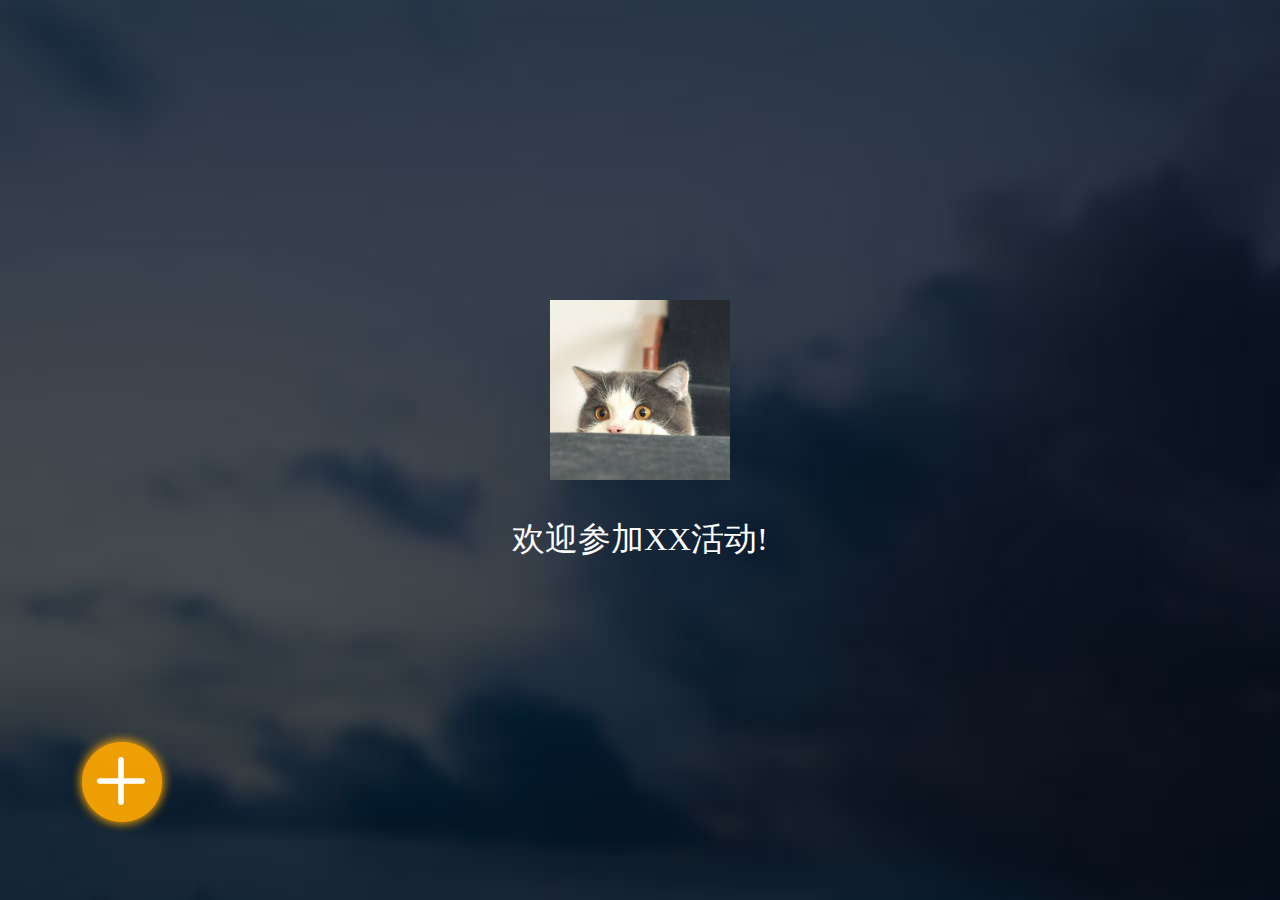
<file: demo/sinaSuda/index.html>
<!DOCTYPE html>
<html lang="en">
<head>
	<meta charset="UTF-8">
	<meta name="viewport" content="width=640,inital-scale=1.0,user-scalable=no">
	<title>活动页面</title>
	<script src="scripts/require.js" data-main="scripts/main" defer async='true'></script>
	<link rel="stylesheet" href="styles/style.css">
</head>
<body>
	<div id="main">
		<div id="cover"></div>
		<div id="welcome">
			<img src="images/portrait.jpg" alt="">
			<p>欢迎参加XX活动!</p>
		</div>
		<div id="p1">
			<div id="formP1">
				<p>请在下方输入框中输入您的邮箱地址，我们将会把资料下发至您的邮箱。</p>
				<input type="email" name="email" id="inputEmail" placeholder="email@example.com">
			</div>
			<div id="submitP1"></div>
		</div>
		<div id="p2">
			<div id="btnP2">
				<div id="rP2">点击刷新</div>
				<div id="bP2">返回主页</div>
			</div>			
		</div>
		<div id="p3">
		<p>未填写直播地址</p>
		</div>
		<div id="p4">
			<p>请输入您想评论的内容：</p>
			<div id="formP4">
				<textarea name="commit" id="commit" cols="30" rows="10"></textarea>
			</div>
			<div id="btnP4">
				<div id="submitP4"></div>
				<div id="rewriteP4"></div>
			</div>
		</div>
		<div id="p5">
			<h1>投票主题</h1>
			<form action="#" id="vote">
			<div id="option">
				<label>
					<input type="radio" name="vote" id="radio1">
					<span>投票选项1</span>
				</label>
			</div>
			<div id="option">
				<label>
					<input type="radio" name="vote" id="radio2">
					<span>投票选项2</span>
				</label>
			</div>
				<div id="option">
				<label>
					<input type="radio" name="vote" id="radio3">
					<span>投票选项3</span>
				</label>
			</div>
			</form>
			<div id="btnP5">
				<div id="voteP5"></div>
				<div id="bP5"></div>
			</div>
		</div>
		<div id="menu">
			<img id="mBtn" class="closed" src="images/menus_0.png" alt="">
			<div id="menuList">
				<div class="closed">
					<li id="li1" class="closed">资料下发</li>
					<li id="li2" class="closed">抽奖提示</li>
					<li id="li3" class="closed">图文直播</li>
					<li id="li4" class="closed">发弹幕</li>
					<li id="li5" class="closed">现场投票</li>
				</div>
			</div>
		</div>
	</div>
	<!-- <script src="scripts/jquery-1.12.3.js" type="text/javascript"></script> -->
	<!-- <script src="scripts/js.js" type="text/javascript"></script> -->
</body>
</html>
</file>
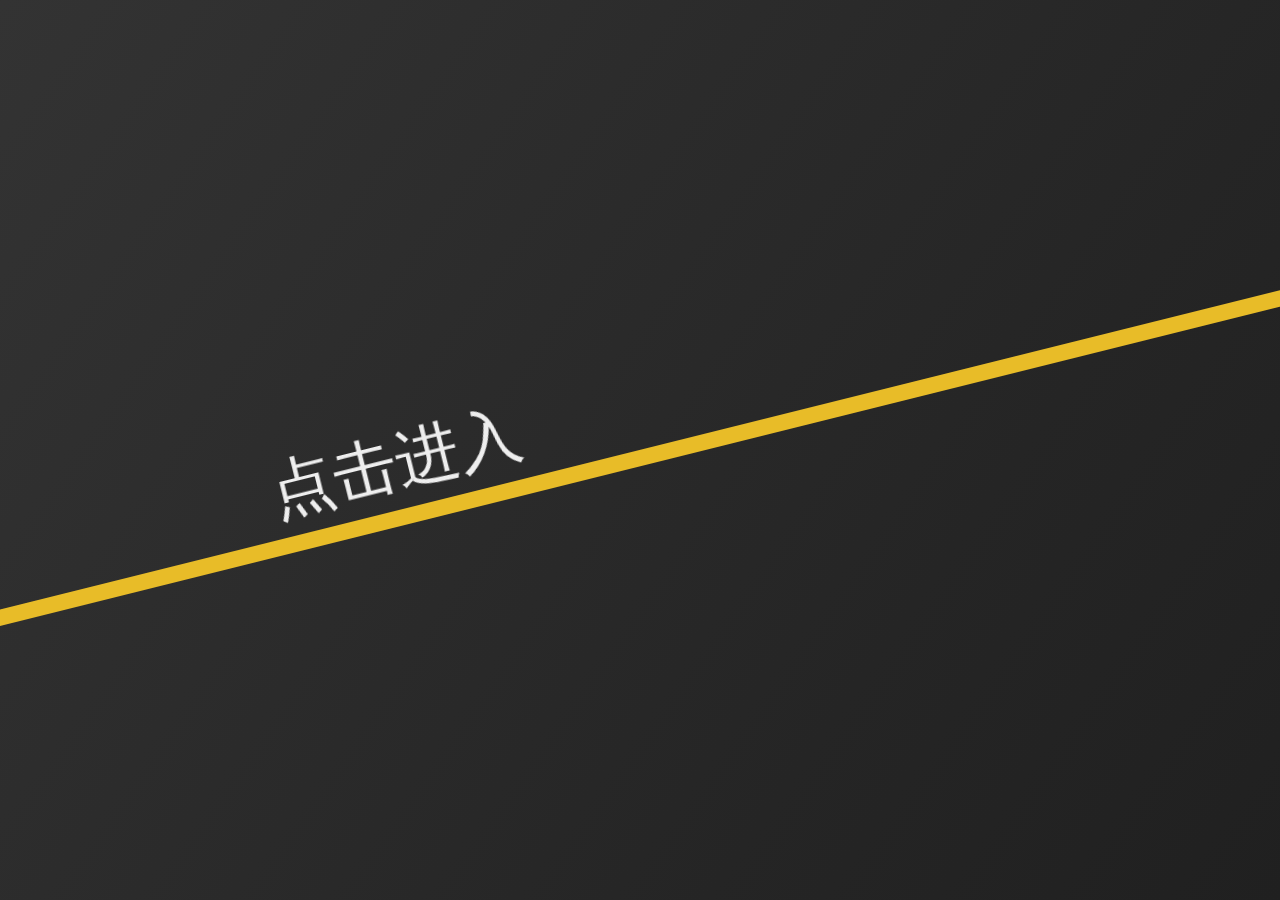
<file: demo/3x3/index - 副本.html>
<!DOCTYPE html>
<html>
<head>
	<title>新浪3x3篮球黄金联赛</title>
	<meta charset="utf-8">
	<meta name="viewport" content="width=640, user-scalable=no">
	<script src="./js/jquery.min.js"></script>
	<script src='./js/fastclick.js'></script>
	<link rel="stylesheet" type="text/css" href="./css/swiper.min.css">
	<link rel="stylesheet" type="text/css" href="./css/animate.css">
	<link rel="stylesheet" type="text/css" href="./css/st3.css">
</head>
<body>
<div class="main">
	<div class='st3-loading-wrapper' id='st3-loading'>
		<div class="st3-loading">
			<div class="st3-loading-bar" id='st3-loading-bar'></div>
			<div class="st3-loaded-text">点击进入</div>
		</div>
	</div>
	<div class="st3-audio">
		<img data-src="./img/common/mute.png" class="st3-audio-control" id='btnAudioMute'></img>
		<img data-src="./img/common/unmute.png" class="st3-audio-control st3-audio-control-hidden" id='btnAudioUnmute'></img>
		<audio preload loop src='./audio/music.mp3' id="background-audio"></audio>
	</div>
	<div class="swiper-container">
		<div class="swiper-wrapper">
			<div class="swiper-slide st3-slide-bg" data-hash="s1">
				<img class="ani slide-effect slide-effect-bg" data-src="./img/1/bg.jpg" id="st3-slide-1-bg" swiper-animate-effect='fadeIn' swiper-animate-duration='0.4s' swiper-animate-delay='0.2s'></img>
				<img class="ani slide-effect" data-src="./img/1/sparking.png" id="st3-slide-1-sparking" swiper-animate-effect='zoomIn' swiper-animate-duration='0.6s' swiper-animate-delay='0.4s'></img>
				<img class="ani slide-effect" data-src="./img/1/ath.png" id="st3-slide-1-ath" swiper-animate-effect='zoomIn' swiper-animate-duration='0.6s' swiper-animate-delay='0.3s'></img>
				<img class="ani slide-effect slide-effect-relative" id="st3-slide-1-text-1" data-src="./img/1/text-1.png" style="left: 0px; top: 367px;" swiper-animate-effect='bounceInLeftDownInPage1' swiper-animate-duration='0.6s' swiper-animate-delay='0.5s'></img>
				<img class="ani slide-effect slide-effect-relative" id="st3-slide-1-text-2" data-src="./img/1/text-2.png" style="left: 0px; top: 552px;" swiper-animate-effect='bounceInUpRightInPage1' swiper-animate-duration='0.6s' swiper-animate-delay='0.7s'></img>
				<img class="ani slide-effect slide-effect-relative" id="st3-slide-1-text-3" data-src="./img/1/text-3.png" style="left: 0px; top: 734px;" swiper-animate-effect='bounceInLeftDownInPage1' swiper-animate-duration='0.6s' swiper-animate-delay='0.9s'></img>
			</div>
			<div class="swiper-slide st3-slide-bg" data-hash="s2">
				<img class="ani slide-effect slide-effect-bg slide-effect-relative" id="st3-slide-2-bg-eff-1" data-src="./img/common/bg-eff-1.png" style="left: 0px; top: 78px;" swiper-animate-effect='bounceInRight' swiper-animate-duration='0.6s' swiper-animate-delay='0.4s'></img>
				<img class="ani slide-effect slide-effect-bg slide-effect-to-remove slide-effect-relative" id="st3-slide-2-bg-eff-2" data-src="./img/common/bg-eff-2.png" style="left: 332px; top: 1017px;" swiper-animate-effect='slideInRight' swiper-animate-duration='0.6s' swiper-animate-delay='0.4s'></img>
				<img class="ani slide-effect slide-effect-relative" id="st3-slide-2-text-1" data-src="./img/2/text-1.png" style="left: 103px; top: 140px;" swiper-animate-effect='bounceInLeft' swiper-animate-duration='0.6s' swiper-animate-delay='0.4s'></img>
				<img class="ani slide-effect slide-effect-relative" id="st3-slide-2-text-2" data-src="./img/2/text-2.png" style="left: 103px; top: 310px;" swiper-animate-effect='bounceInRight' swiper-animate-duration='0.6s' swiper-animate-delay='0.6s'></img>
				<img class="ani slide-effect slide-effect-relative" id="st3-slide-2-text-3" data-src="./img/2/text-3.png" style="left: 103px; top: 473px;" swiper-animate-effect='bounceInLeft' swiper-animate-duration='0.6s' swiper-animate-delay='0.8s'></img>
				<img class="ani slide-effect slide-effect-relative" id="st3-slide-2-text-4" data-src="./img/2/text-4.png" style="left: 103px; top: 659px;" swiper-animate-effect='bounceInRight' swiper-animate-duration='0.6s' swiper-animate-delay='1.0s'></img>
				<img class="ani slide-effect slide-effect-relative" id="st3-slide-2-eff-1" data-src="./img/2/eff-1.png" style="left: 114px; top: 198px;" swiper-animate-effect='scaleInLeft' swiper-animate-duration='0.4s' swiper-animate-delay='0.4s'></img>
				<img class="ani slide-effect slide-effect-relative" id="st3-slide-2-eff-2" data-src="./img/2/eff-2.png" style="left: 0px; top: 273px;" swiper-animate-effect='scaleInRight' swiper-animate-duration='0.4s' swiper-animate-delay='0.6s'></img>
				<img class="ani slide-effect slide-effect-relative" id="st3-slide-2-eff-3" data-src="./img/2/eff-3.png" style="left: 500px; top: 720px;" swiper-animate-effect='zoomIn' swiper-animate-duration='0.6s' swiper-animate-delay='1.2s'></img>
			</div>
			<div class="swiper-slide st3-slide-bg" data-hash="s3">
				<img class="ani slide-effect slide-effect-bg slide-effect-relative" id="st3-slide-3-bg-eff-1" data-src="./img/common/bg-eff-1.png" style="left: 0px; top: 78px;" swiper-animate-effect='bounceInRight' swiper-animate-duration='0.5s' swiper-animate-delay='0.4s'></img>
				<img class="ani slide-effect slide-effect-bg slide-effect-to-remove slide-effect-relative" id="st3-slide-3-bg-eff-2" data-src="./img/common/bg-eff-2.png" style="left: 332px; top: 1017px;" swiper-animate-effect='slideInRight' swiper-animate-duration='0.6s' swiper-animate-delay='0.6s'></img>
				<img class="ani slide-effect slide-effect-relative" id="st3-slide-3-text-1" data-src="./img/3/text-1.png" style="left: 80px; top: 70px;" swiper-animate-effect='bounceInLeft' swiper-animate-duration='0.6s' swiper-animate-delay='0.6s'></img>
				<img class="ani slide-effect slide-effect-relative" id="st3-slide-3-text-2" data-src="./img/3/text-2.png" style="left: 77px; top: 81px;" swiper-animate-effect='bounceInRight' swiper-animate-duration='0.6s' swiper-animate-delay='0.6s'></img>
				<img class="ani slide-effect slide-effect-relative" id="st3-slide-3-eff-1" data-src="./img/3/eff-1.png" style="left: 82px; top: 56px;" swiper-animate-effect='scaleInLeft' swiper-animate-duration='0.4s' swiper-animate-delay='0.8s'></img>
				<img class="ani slide-effect slide-effect-relative" id="st3-slide-3-text-3" data-src="./img/3/text-3.png" style="left: 82px; top: 163px;" swiper-animate-effect='bounceInLeft' swiper-animate-duration='0.6s' swiper-animate-delay='1.0s'></img>
				<img class="ani slide-effect slide-effect-relative" id="st3-slide-3-text-4" data-src="./img/3/text-4.png" style="left: 79px; top: 197px;" swiper-animate-effect='bounceInRight' swiper-animate-duration='0.6s' swiper-animate-delay='1.0s'></img>
				<img class="ani slide-effect slide-effect-relative" id="st3-slide-3-eff-2" data-src="./img/3/eff-2.png" style="left: 82px; top: 161px;" swiper-animate-effect='scaleInLeft' swiper-animate-duration='0.4s' swiper-animate-delay='1.1s'></img>
				<img class="ani slide-effect slide-effect-relative" id="st3-slide-3-text-5" data-src="./img/3/text-5.png" style="left: 83px; top: 277px;" swiper-animate-effect='fadeIn' swiper-animate-duration='0.6s' swiper-animate-delay='2.0s'></img>
				<img class="ani slide-effect slide-effect-relative" id="st3-slide-3-eff-4" data-src="./img/3/eff-3.png" style="left: 6px; top: 319px;" swiper-animate-effect='bounceIn' swiper-animate-duration='0.4s' swiper-animate-delay='1.9s'></img>
				<img class="ani slide-effect slide-effect-relative" id="st3-slide-3-img-1" data-src="./img/3/img-1.png" style="left: 25px; top: 366px;" swiper-animate-effect='rotateInAntiClockwise' swiper-animate-duration='0.8s' swiper-animate-delay='1.8s'></img>
			</div>
			<div class="swiper-slide st3-slide-bg" data-hash="s4">
				<img class="ani slide-effect slide-effect-bg slide-effect-relative" id="st3-slide-4-bg-eff-1" data-src="./img/common/bg-eff-1.png" style="left: -31px; top: 44px;" swiper-animate-effect='bounceInRight' swiper-animate-duration='0.6s' swiper-animate-delay='0.5s'></img>
				<img class="ani slide-effect" id="st3-slide-3-img-1" data-src="./img/4/img-1.png" swiper-animate-effect='fadeIn' swiper-animate-duration='0.6s' swiper-animate-delay='0.4s'></img>
				<img class="ani slide-effect slide-effect-bg slide-effect-to-remove slide-effect-relative" id="st3-slide-4-bg-eff-2" data-src="./img/common/bg-eff-2.png" style="left: 332px; top: 1017px;" swiper-animate-effect='slideInRight' swiper-animate-duration='0.6s' swiper-animate-delay='0.4s'></img>
				<img class="ani slide-effect slide-effect-relative" id="st3-slide-4-eff-1" data-src="./img/4/eff-1.png" style="left: 60px; top: 179px;" swiper-animate-effect='scaleInRight' swiper-animate-duration='0.4s' swiper-animate-delay='0.6s'></img>
				<img class="ani slide-effect slide-effect-relative" id="st3-slide-4-text-1" data-src="./img/4/text-1.png" style="left: 46px; top: 51px;" swiper-animate-effect='bounceInRight' swiper-animate-duration='0.5s' swiper-animate-delay='0.5s'></img>
				<img class="ani slide-effect slide-effect-relative" id="st3-slide-4-eff-2" data-src="./img/4/eff-2.png" style="left: 301px; top: 487px;" swiper-animate-effect='scaleInLeft' swiper-animate-duration='0.3s' swiper-animate-delay='0.8s'></img>
				<img class="ani slide-effect slide-effect-relative" id="st3-slide-4-text-2" data-src="./img/4/text-2.png" style="left: 304px; top: 465px;" swiper-animate-effect='bounceInLeft' swiper-animate-duration='0.6s' swiper-animate-delay='0.8s'></img>
			</div>
			<div class="swiper-slide st3-slide-bg" data-hash="s5">
				<img class="ani slide-effect slide-effect-bg" id="st3-slide-5-bg" data-src="./img/5/bg.jpg" style="left: 0px; top: 0px;" swiper-animate-effect='fadeIn' swiper-animate-duration='0.8s' swiper-animate-delay='0.8s'></img>
				<img class="ani slide-effect slide-effect-bg slide-effect-relative" id="st3-slide-5-bg-eff-3" data-src="./img/common/bg-eff-3.png" style="left: 0px; top: 475px;" swiper-animate-effect='bounceInRight' swiper-animate-duration='0.6s' swiper-animate-delay='0.8s'></img>
				<img class="ani slide-effect slide-effect-bg slide-effect-to-remove slide-effect-relative" id="st3-slide-5-bg-eff-2" data-src="./img/common/bg-eff-2.png" style="left: 332px; top: 1017px;" swiper-animate-effect='slideInRight' swiper-animate-duration='0.6s' swiper-animate-delay='0.4s'></img>
				<img class="ani slide-effect slide-effect-relative" id="st3-slide-5-eff-1" data-src="./img/5/eff-1.png" style="left: 0px; top: 519px;" swiper-animate-effect='bounceIn' swiper-animate-duration='0.4s' swiper-animate-delay='0.9s'></img>
				<img class="ani slide-effect slide-effect-relative" id="st3-slide-5-img-1" data-src="./img/5/img-1.png" style="left: 0px; top: 114px;" swiper-animate-effect='bounceIn' swiper-animate-duration='0.5s' swiper-animate-delay='0.5s'></img>
				<img class="ani slide-effect slide-effect-relative" id="st3-slide-5-text-1" data-src="./img/5/text-1.png" style="left: 37px; top: 505px;" swiper-animate-effect='bounceInUp' swiper-animate-duration='0.6s' swiper-animate-delay='0.7s'></img>
			</div>
			<div class="swiper-slide st3-slide-bg" data-hash="s6">
				<img class="ani slide-effect slide-effect-bg" id="st3-slide-6-img-1" data-src="./img/6/img-1.png" swiper-animate-effect='fadeIn' swiper-animate-duration='0.6s' swiper-animate-delay='0.4s'></img>
				<img class="ani slide-effect slide-effect-bg slide-effect-relative" id="st3-slide-6-bg-eff-3" data-src="./img/common/bg-eff-3.png" style="left: 0px; top: 294px;" swiper-animate-effect='bounceInRight' swiper-animate-duration='0.6s' swiper-animate-delay='0.9s'></img>
				<img class="ani slide-effect slide-effect-bg slide-effect-to-remove slide-effect-relative" id="st3-slide-6-bg-eff-2" data-src="./img/common/bg-eff-2.png" style="left: 332px; top: 1017px;" swiper-animate-effect='slideInRight' swiper-animate-duration='0.6s' swiper-animate-delay='0.4s'></img>
				<img class="ani slide-effect slide-effect-relative" id="st3-slide-6-img-2" data-src="./img/6/img-2.png" style="left: 145px; top: 99px;" swiper-animate-effect='bounceInBallPage6' swiper-animate-duration='0.6s' swiper-animate-delay='0.5s'></img>
				<img class="ani slide-effect slide-effect-relative" id="st3-slide-6-eff-1" data-src="./img/6/eff-1.png" style="left: 552px; top: 268px;" swiper-animate-effect='bounceIn' swiper-animate-duration='0.4s' swiper-animate-delay='1.5s'></img>
				<img class="ani slide-effect slide-effect-relative" id="st3-slide-6-eff-2" data-src="./img/6/eff-2.png" style="left: 37px; top: 466px;" swiper-animate-effect='bounceIn' swiper-animate-duration='0.4s' swiper-animate-delay='1.5s'></img>
				<img class="ani slide-effect slide-effect-relative" id="st3-slide-6-text-1" data-src="./img/6/text-1.png" style="left: 69px; top: 294px;" swiper-animate-effect='slideInUp' swiper-animate-duration='0.6s' swiper-animate-delay='1.1s'></img>
				<img class="ani slide-effect slide-effect-relative" id="st3-slide-6-text-2" data-src="./img/6/text-2.png" style="left: 141px; top: 389px;" swiper-animate-effect='slideInUp' swiper-animate-duration='0.6s' swiper-animate-delay='1.3s'></img>
			</div>
			<div class="swiper-slide st3-slide-bg" data-hash="s7">
				<img class="ani slide-effect slide-effect-bg slide-effect-relative" id="st3-slide-7-img-1" data-src="./img/7/img-1.png" style="left: 0px; top: 77px;" swiper-animate-effect='bounceInUpRightInPage7' swiper-animate-duration='0.4s' swiper-animate-delay='0.5s'></img>
				<img class="ani slide-effect slide-effect-bg slide-effect-relative" id="st3-slide-7-img-2" data-src="./img/7/img-2.png" style="left: 139px; top: 14px;" swiper-animate-effect='bounceInLeftDownInPage7' swiper-animate-duration='0.4s' swiper-animate-delay='0.7s'></img>
				<img class="ani slide-effect slide-effect-bg slide-effect-relative" id="st3-slide-7-img-3" data-src="./img/7/img-3.png" style="left: 348px; top: 169px;" swiper-animate-effect='bounceInUpRightInPage7' swiper-animate-duration='0.4s' swiper-animate-delay='0.9s'></img>
				<img class="ani slide-effect slide-effect-bg slide-effect-relative" id="st3-slide-7-bg-eff-1" data-src="./img/common/bg-eff-1.png" style="left: 0px; top: 644px;" swiper-animate-effect='bounceInRight' swiper-animate-duration='0.6s' swiper-animate-delay='1.2s'></img>
				<img class="ani slide-effect slide-effect-bg slide-effect-to-remove slide-effect-relative" id="st3-slide-7-bg-eff-2" data-src="./img/common/bg-eff-2.png" style="left: 332px; top: 1017px;" swiper-animate-effect='slideInRight' swiper-animate-duration='0.6s' swiper-animate-delay='0.4s'></img>
				<img class="ani slide-effect slide-effect-relative" id="st3-slide-7-text-3" data-src="./img/7/text-3.png" style="left: 37px; top: 90px;" swiper-animate-effect='bounceInUpRightInPage7' swiper-animate-duration='0.4s' swiper-animate-delay='0.5s'></img>
				<img class="ani slide-effect slide-effect-relative" id="st3-slide-7-text-4" data-src="./img/7/text-4.png" style="left: 256px; top: 50px;" swiper-animate-effect='bounceInLeftDownInPage7' swiper-animate-duration='0.4s' swiper-animate-delay='0.7s'></img>
				<img class="ani slide-effect slide-effect-relative" id="st3-slide-7-text-5" data-src="./img/7/text-5.png" style="left: 473px; top: 120px;" swiper-animate-effect='bounceInUpRightInPage7' swiper-animate-duration='0.4s' swiper-animate-delay='0.9s'></img>
				<img class="ani slide-effect slide-effect-bg slide-effect-relative" id="st3-slide-7-eff-1" data-src="./img/7/eff-1.png" style="left: 484px; top: 603px;" swiper-animate-effect='scaleInLeft' swiper-animate-duration='0.5s' swiper-animate-delay='1.25s'></img>
				<img class="ani slide-effect slide-effect-bg slide-effect-relative" id="st3-slide-7-eff-2" data-src="./img/7/eff-2.png" style="left: 91px; top: 788px;" swiper-animate-effect='scaleInRight' swiper-animate-duration='0.5s' swiper-animate-delay='1.25s'></img>
				<img class="ani slide-effect slide-effect-relative" id="st3-slide-7-text-1" data-src="./img/7/text-1.png" style="left: 22px; top: 630px;" swiper-animate-effect='bounceIn' swiper-animate-duration='0.5s' swiper-animate-delay='1.25s'></img>
				<img class="ani slide-effect slide-effect-relative" id="st3-slide-7-text-2" data-src="./img/7/text-2.png" style="left: 175px; top: 659px;" swiper-animate-effect='bounceIn' swiper-animate-duration='0.5s' swiper-animate-delay='1.5s'></img>
			</div>
			<div class="swiper-slide st3-slide-bg" data-hash="s8">
				<img class="ani slide-effect slide-effect-bg" id="st3-slide-8-bg" data-src="./img/8/bg.jpg" swiper-animate-effect='fadeIn' swiper-animate-duration='0.8s' swiper-animate-delay='1.9s'></img>
				<img class="ani slide-effect slide-effect-bg slide-effect-relative" id="st3-slide-8-eff-1" data-src="./img/8/eff-1.png" style="left: 0px; top: 178px;" swiper-animate-effect='zoomIn' swiper-animate-duration='0.5s' swiper-animate-delay='1.6s'></img>
				<img class="ani slide-effect slide-effect-bg slide-effect-relative" id="st3-slide-8-eff-2" data-src="./img/8/eff-2.png" style="left: 0px; top: 66px;" swiper-animate-effect='zoomIn' swiper-animate-duration='0.5s' swiper-animate-delay='1.6s'></img>
				<img class="ani slide-effect slide-effect-bg slide-effect-relative" id="st3-slide-8-img-1" data-src="./img/8/img-1.png" style="left: 0px; top: 217px;" swiper-animate-effect='zoomIn' swiper-animate-duration='0.5s' swiper-animate-delay='1.4s'></img>
				<img class="ani slide-effect slide-effect-bg slide-effect-relative" id="st3-slide-8-bg-eff-4" data-src="./img/common/bg-eff-4.png" style="left: 0px; top: 78px;" swiper-animate-effect='bounceInRight' swiper-animate-duration='0.6s' swiper-animate-delay='0.4s'></img>
				<img class="ani slide-effect slide-effect-bg slide-effect-to-remove slide-effect-relative" id="st3-slide-8-bg-eff-2" data-src="./img/common/bg-eff-2.png" style="left: 332px; top: 1017px;" swiper-animate-effect='slideInRight' swiper-animate-duration='0.6s' swiper-animate-delay='0.4s'></img>
				<img class="ani slide-effect slide-effect-relative" id="st3-slide-8-text-1" data-src="./img/8/text-1.png" style="left: 17px; top: 33px;" swiper-animate-effect='bounceInUp' swiper-animate-duration='0.5s' swiper-animate-delay='0.5s'></img>
				<img class="ani slide-effect slide-effect-relative" id="st3-slide-8-text-2" data-src="./img/8/text-2.png" style="left: 457px; top: 105px;" swiper-animate-effect='bounceInRight' swiper-animate-duration='0.5s' swiper-animate-delay='0.8s'></img>
				<img class="ani slide-effect slide-effect-relative" id="st3-slide-8-eff-3" data-src="./img/8/eff-3.png" style="left: 92px; top: 66px;" swiper-animate-effect='bounceIn' swiper-animate-duration='0.5s' swiper-animate-delay='0.5s'></img>
				<img class="ani slide-effect slide-effect-relative" id="st3-slide-8-eff-4" data-src="./img/8/eff-4.png" style="left: 11px; top: 258px;" swiper-animate-effect='fadeIn' swiper-animate-duration='0.6s' swiper-animate-delay='1.6s'></img>
				<img class="ani slide-effect slide-effect-relative" id="st3-slide-8-eff-5" data-src="./img/8/eff-5.png" style="left: 465px; top: 155px;" swiper-animate-effect='scaleInLeft' swiper-animate-duration='0.3s' swiper-animate-delay='0.8s'></img>
				<img class="ani slide-effect slide-effect-relative" id="st3-slide-8-text-3" data-src="./img/8/text-3.png" style="left: 335px; top: 170px;" swiper-animate-effect='bounceIn' swiper-animate-duration='0.5s' swiper-animate-delay='1.6s'></img> 
			</div>
			<div class="swiper-slide st3-slide-bg" data-hash="s9">
				<img class="ani slide-effect slide-effect-bg" id="st3-slide-9-bg" data-src="./img/9/bg.jpg" swiper-animate-effect='bounceIn' swiper-animate-duration='0.6s' swiper-animate-delay='0.4s'></img>
				<img class="ani slide-effect slide-effect-bg slide-effect-relative" id="st3-slide-9-bg-eff-1" data-src="./img/common/bg-eff-1.png" style="left: 0px; top: 78px;" swiper-animate-effect='bounceInRight' swiper-animate-duration='0.6s' swiper-animate-delay='0.9s'></img>
				<img class="ani slide-effect slide-effect-bg slide-effect-to-remove slide-effect-relative" id="st3-slide-9-bg-eff-2" data-src="./img/common/bg-eff-2.png" style="left: 332px; top: 1017px;" swiper-animate-effect='slideInRight' swiper-animate-duration='0.6s' swiper-animate-delay='0.4s'></img>
				<img class="ani slide-effect slide-effect-relative" id="st3-slide-9-eff-1" data-src="./img/9/eff-1.png" style="left: 18px; top: 72px;" swiper-animate-effect='zoomIn' swiper-animate-duration='0.5s' swiper-animate-delay='1.1s'></img>
				<img class="ani slide-effect slide-effect-relative" id="st3-slide-9-text-1" data-src="./img/9/text-1.png" style="left: 29px; top: 45px;" swiper-animate-effect='rotateInClockwise' swiper-animate-duration='0.5s' swiper-animate-delay='1.0s'></img>
			</div>
			<div class="swiper-slide st3-slide-bg" data-hash="s10">
				<img class="ani slide-effect slide-effect-bg" id="st3-slide-10-bg" data-src="./img/bg/3x3_bg2.jpg" swiper-animate-effect='fadeIn' swiper-animate-duration='0.5s' swiper-animate-delay='0.5s'></img>
				<img class="ani slide-effect slide-effect-relative" id="st3-slide-10-img-1" data-src="./img/10/img-1.png" style="left: 0px; top: 0px;" swiper-animate-effect='bounceInRight' swiper-animate-duration='0.5s' swiper-animate-delay='0.5s'></img>
				<img class="ani slide-effect slide-effect-relative" id="st3-slide-10-img-2" data-src="./img/10/img-2.png" style="left: 0px; top: 192px;" swiper-animate-effect='bounceInLeft' swiper-animate-duration='0.5s' swiper-animate-delay='0.5s'></img>
				<img class="ani slide-effect slide-effect-relative" id="st3-slide-10-eff-1" data-src="./img/10/eff-1.png" 	style="left: 73px; top: 133px;" swiper-animate-effect='bounceInDownRightInPage10' swiper-animate-duration='0.6s' swiper-animate-delay='0.7s'></img>
				<img class="ani slide-effect slide-effect-relative" id="st3-slide-10-eff-1" data-src="./img/10/eff-1.png" 	style="left: 73px; top: 133px;" swiper-animate-effect='bounceInLeftUpInPage10' swiper-animate-duration='0.6s' swiper-animate-delay='0.7s'></img>
				<img class="ani slide-effect slide-effect-bg slide-effect-relative" id="st3-slide-10-bg-eff-1" data-src="./img/common/bg-eff-1.png" style="left: 0px; top: 78px;" swiper-animate-effect='bounceInRight' swiper-animate-duration='0.6s' swiper-animate-delay='1.5s'></img>
				<img class="ani slide-effect slide-effect-bg slide-effect-to-remove slide-effect-relative" id="st3-slide-10-bg-eff-2" data-src="./img/common/bg-eff-2.png" style="left: 332px; top: 1017px;" swiper-animate-effect='slideInRight' swiper-animate-duration='0.6s' swiper-animate-delay='0.4s'></img>
				<img class="ani slide-effect slide-effect-relative" id="st3-slide-10-eff-2" data-src="./img/10/eff-2.png" 	style="left: 48px; top: 21px;" swiper-animate-effect='zoomIn' swiper-animate-duration='0.5s' swiper-animate-delay='1.5s'></img>
				<img class="ani slide-effect slide-effect-relative" id="st3-slide-10-eff-3" data-src="./img/10/eff-3.png" 	style="left: 7px; top: 176px;" swiper-animate-effect='bounceIn' swiper-animate-duration='0.5s' swiper-animate-delay='1.6s'></img>
				<img class="ani slide-effect slide-effect-relative" id="st3-slide-10-text-1" data-src="./img/10/text-1.png" 	style="left: 153px; top: 48px;" swiper-animate-effect='bounceInLeft' swiper-animate-duration='0.5s' swiper-animate-delay='1.3s'></img>
				<img class="ani slide-effect slide-effect-relative" id="st3-slide-10-text-2" data-src="./img/10/text-2.png" 	style="left: 25px; top: 113px;" swiper-animate-effect='bounceIn' swiper-animate-duration='0.5s' swiper-animate-delay='1.6s'></img>
			</div>
			<div class="swiper-slide st3-slide-bg" data-hash="s11">
				<img class="ani slide-effect slide-effect-bg" id="st3-slide-11-bg" data-src="./img/11/bg.jpg" style="left: 0px; top: 0px;" swiper-animate-effect='fadeIn' swiper-animate-duration='0.8s' swiper-animate-delay='0.6s'></img>
				<img class="ani slide-effect slide-effect-relative" id="st3-slide-11-img-2" data-src="./img/11/img-2.png" style="left: 206px; top: 146px;" swiper-animate-effect='scaleInLeft' swiper-animate-duration='0.4s' swiper-animate-delay='0.9s'></img>
				<img class="ani slide-effect slide-effect-relative" id="st3-slide-11-img-4" data-src="./img/11/img-4.png" style="left: 26px; top: 396px;" swiper-animate-effect='scaleInRight' swiper-animate-duration='0.4s' swiper-animate-delay='1.25s'></img>
				<img class="ani slide-effect slide-effect-relative" id="st3-slide-11-img-6" data-src="./img/11/img-6.png" style="left: 226px; top: 657px;" swiper-animate-effect='scaleInLeft' swiper-animate-duration='0.4s' swiper-animate-delay='1.6s'></img>
				<img class="ani slide-effect slide-effect-relative" id="st3-slide-11-img-1" data-src="./img/11/img-1.png" style="left: 35px; top: 129px;" swiper-animate-effect='bounceIn' swiper-animate-duration='0.5s' swiper-animate-delay='0.6s'></img>
				<img class="ani slide-effect slide-effect-relative" id="st3-slide-11-img-3" data-src="./img/11/img-3.png" style="left: 368px; top: 382px;" swiper-animate-effect='bounceIn' swiper-animate-duration='0.5s' swiper-animate-delay='0.6s'></img>
				<img class="ani slide-effect slide-effect-relative" id="st3-slide-11-img-5" data-src="./img/11/img-5.png" style="left: 55px; top: 639px;" swiper-animate-effect='bounceIn' swiper-animate-duration='0.5s' swiper-animate-delay='0.6s'></img>
			</div>
			<div class="swiper-slide st3-slide-bg" data-hash="s12">
				<img class="ani slide-effect slide-effect-bg" id="st3-slide-12-bg" data-src="./img/bg/3x3_bg2.jpg" swiper-animate-effect='fadeIn' swiper-animate-duration='0.5s' swiper-animate-delay='0.5s'></img>
				<img class="ani slide-effect slide-effect-bg slide-effect-relative" id="st3-slide-12-img-1" data-src="./img/12/img-1.png" style="left: 14px; top: 92px;" swiper-animate-effect='bounceIn' swiper-animate-duration='0.5s' swiper-animate-delay='0.5s'></img>
				<img class="ani slide-effect slide-effect-bg slide-effect-relative" id="st3-slide-12-eff-1" data-src="./img/12/eff-1.png" style="left: 354px; top: 36px;" swiper-animate-effect='scaleInLeft' swiper-animate-duration='0.2s' swiper-animate-delay='1.0s'></img>
				<img class="ani slide-effect slide-effect-relative" id="st3-slide-12-text-1" data-src="./img/12/text-1.png" style="left: 152px; top: 45px;" swiper-animate-effect='bounceInRight' swiper-animate-duration='0.5s' swiper-animate-delay='0.7s'></img>
				<img class="ani slide-effect slide-effect-relative" id="st3-slide-12-text-2" data-src="./img/12/text-2.png" style="left: 368px; top: 4px;" swiper-animate-effect='bounceInRight' swiper-animate-duration='0.5s' swiper-animate-delay='1.0s'></img>
				<img class="ani slide-effect slide-effect-relative" id="st3-slide-12-text-3" data-src="./img/12/text-3.png" style="left: 236px; top: 219px;" swiper-animate-effect='scaleInDown' swiper-animate-duration='0.5s' swiper-animate-delay='1.8s'></img>
				<img class="ani slide-effect slide-effect-relative" id="st3-slide-12-img-2" data-src="./img/12/img-2.png" style="left: 26px; top: 257px;" swiper-animate-effect='scaleInDown' swiper-animate-duration='0.5s' swiper-animate-delay='2.0s'></img>
				<div style="position: absolute; z-index: 30; width: 559px; height: 519px; left: 52px; top: 326px;"><div class="ani slide-effect" id="st3-slide-12-text-4" style="background: url('./img/12/text-4.png') no-repeat;" swiper-animate-effect='scaleInDownLinear' swiper-animate-duration='2.0s' swiper-animate-delay='2.5s'></div></div>
				<a href="#"><img class="ani slide-effect slide-effect-relative slide-link" id="st3-slide-12-link-1" data-src="./img/12/link-1.png" style="left: 198px; top: 899px;" swiper-animate-effect='bounceIn' swiper-animate-duration='0.5s' swiper-animate-delay='4.8s'></img></a>
			</div>
			<div class="swiper-slide st3-slide-bg" data-hash="s13">
				<img class="ani slide-effect slide-effect-bg" id="st3-slide-13-bg" data-src="./img/13/bg.jpg" style="left: 0px; top: 0px;" swiper-animate-effect='fadeIn' swiper-animate-duration='0.8s' swiper-animate-delay='0.8s'></img>
				<img class="ani slide-effect slide-effect-bg slide-effect-relative" id="st3-slide-13-bg-eff-1" data-src="./img/common/bg-eff-1.png" style="left: 0px; top: 78px;" swiper-animate-effect='bounceInRight' swiper-animate-duration='0.6s' swiper-animate-delay='0.4s'></img>
				<img class="ani slide-effect slide-effect-bg slide-effect-to-remove slide-effect-relative" id="st3-slide-13-bg-eff-2" data-src="./img/common/bg-eff-2.png" style="left: 332px; top: 1017px;" swiper-animate-effect='slideInRight' swiper-animate-duration='0.6s' swiper-animate-delay='0.4s'></img>
				<img class="ani slide-effect slide-effect-relative" id="st3-slide-13-text-1" data-src="./img/13/text-1.png" style="left: 116px; top: 143px;" swiper-animate-effect='fadeIn' swiper-animate-duration='0.5s' swiper-animate-delay='0.7s'></img>
				<img class="ani slide-effect slide-effect-relative" id="st3-slide-13-text-2" data-src="./img/13/text-2.png" style="left: 196px; top: 285px;" swiper-animate-effect='fadeIn' swiper-animate-duration='0.5s' swiper-animate-delay='1.0s'></img>
				<img class="ani slide-effect slide-effect-relative" id="st3-slide-13-img-1" data-src="./img/13/img-1.png" style="left: 195px; top: 374px;" swiper-animate-effect='fadeIn' swiper-animate-duration='0.5s' swiper-animate-delay='1.5s'></img>
				<img class="ani slide-effect slide-effect-relative" id="st3-slide-13-text-3" data-src="./img/13/text-3.png" style="left: 197px; top: 644px;" swiper-animate-effect='fadeIn' swiper-animate-duration='0.4s' swiper-animate-delay='1.5s'></img>
				<a href="#" id="btnReplay"><img class="ani slide-effect slide-effect-bg slide-effect-relative slide-link" id="st3-slide-13-link-1" data-src="./img/13/link-1.png" style="left: 237px; top: 741px;" swiper-animate-effect='fadeIn' swiper-animate-duration='0.4s' swiper-animate-delay='2.0s'></img></a>
			</div>
		</div>
		<div class="swiper-pagination"></div>
	</div>
	<div class="st3-bg"></div>
</div>
<script src="./js/swiper.min.js"></script>
<script src="./js/swiper.animate.min.js"></script>
<script>

	var totalImg = $('img').length;
	var loadedImg = 0;

	var pProgress = $('#st3-loading-progress');
	var pBar = $('#st3-loading-bar');
	
	var baseHeight = 1136;

	$(function(){
		FastClick.attach(document.body);

		$('img').each(function(index, ele){
			var img = $(ele);
			var src = img.attr('data-src');

			img.on('load', function() {
				loadedImg++;
				var percentage = Math.round(loadedImg / totalImg * 100) + '%';

				pBar.css('width', percentage);

				if(loadedImg >= totalImg) {
					init();
				}
			});
			
			img.on('error', function() {
				loadedImg++;
				console.error('Failed to load ' + img.attr('id'));
				
				if(loadedImg >= totalImg) {
					init();
				}
			});

			img.attr('src', src);
		});
	});
	
	function init() {
		// Touch event hint text
		$('.st3-loaded-text').css('opacity', 1);
		$('.st3-loaded-text').addClass('ani bounceInLeft');

		// Initialization
		$('#st3-loading').click(function() {
			// Hide the hint text
			$('#st3-loading').css('opacity', 0);
			setTimeout(function(){$('#st3-loading').remove();}, 1000);
			
			// Audio
			playBackgroundMusic();
			
			// Swiper
			var st3 = new Swiper('.swiper-container', {
				speed: 600,
				pagination: '.swiper-pagination',
				paginationClickable: true,
				watchSlidesProgress: true,
				direction: 'vertical',
				// Remove the extra tail
				spaceBetween: baseHeight - window.screen.height,
				onInit: function(s) {
					swiperAnimateCache(s);
					swiperAnimate(s);
				},
				onTransitionEnd: function(s) {
					swiperAnimate(s);
				},
			});
			
			// Replay button in slide 13
			$('#btnReplay').click(function(){
				st3.slideTo(0, 1000, true);
			});
			
		// end of click
		});
	}

	function playBackgroundMusic() {
		var bg = $('#background-audio')[0];
		bg.play();
		
		$('.st3-audio-control').click(function(){
			$('.st3-audio-control').toggleClass('st3-audio-control-hidden');
		});
		
		$('#btnAudioMute').click(function(){
			bg.volume = 0;
		});
		
		$('#btnAudioUnmute').click(function(){
			bg.volume = 1;
		});
	}
</script>
</body>
</html>
</file>
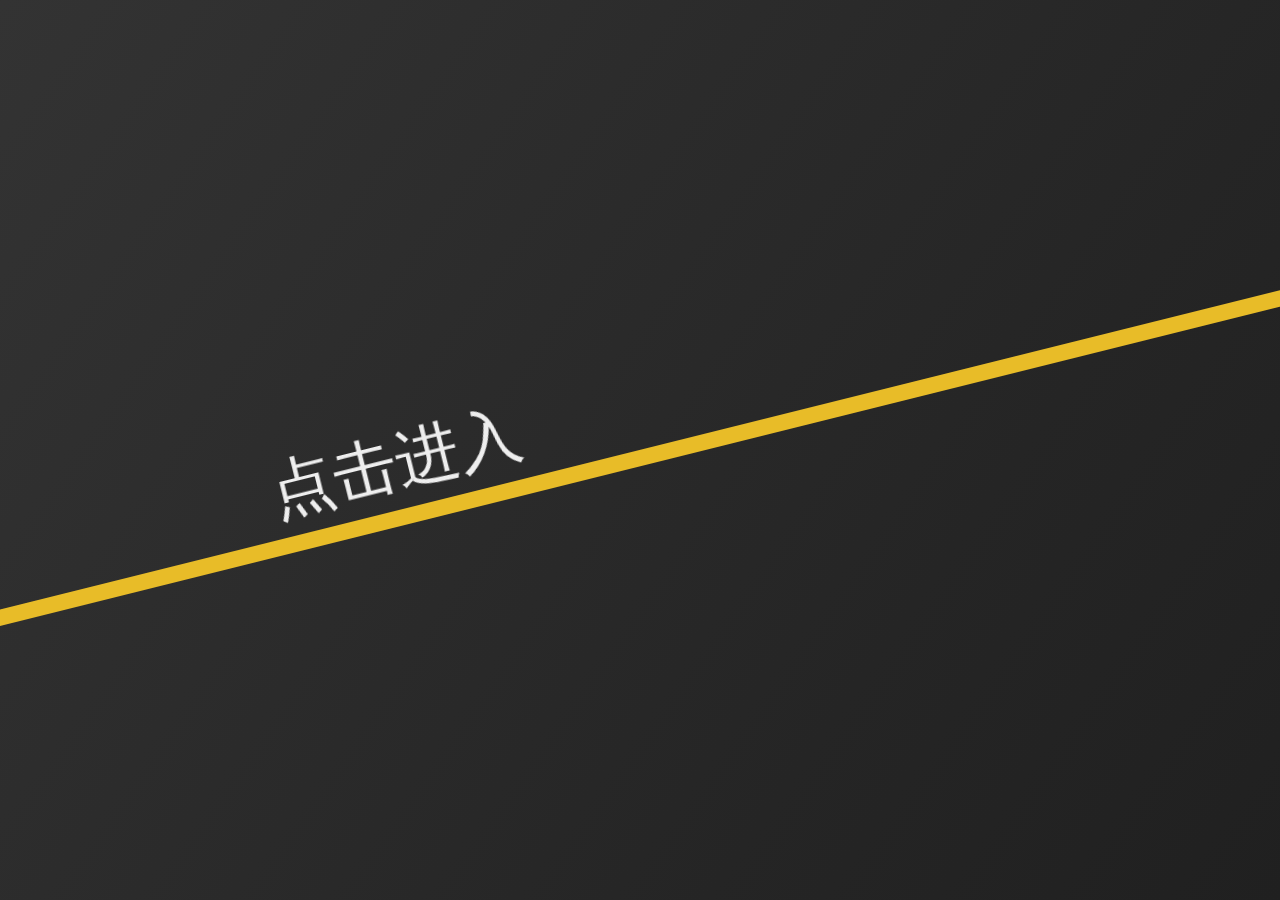
<file: demo/3x3/index-bck.html>
<!DOCTYPE html>
<html>
<head>
	<title>新浪3x3篮球黄金联赛</title>
	<meta charset="utf-8">
	<meta name="viewport" content="width=640, user-scalable=no">
	<script src="./js/jquery.min.js"></script>
	<script src="./js/soundjs.min.js"></script>
	<script src='./js/fastclick.js'></script>
	<link rel="stylesheet" type="text/css" href="./css/swiper.min.css">
	<link rel="stylesheet" type="text/css" href="./css/animate.css">
	<link rel="stylesheet" type="text/css" href="./css/st3.css">
</head>
<body>
<div class="main">
	<div class='st3-loading-wrapper' id='st3-loading'>
		<div class="st3-loading">
			<div class="st3-loading-bar" id='st3-loading-bar'></div>
			<div class="st3-loaded-text">点击进入</div>
		</div>
	</div>
	<div class="st3-audio">
		<img data-src="./img/common/mute.png" class="st3-audio-control" id='btnAudioMute'></img>
		<img data-src="./img/common/unmute.png" class="st3-audio-control st3-audio-control-hidden" id='btnAudioUnmute'></img>
	</div>
	<div class="swiper-container">
		<div class="swiper-wrapper">
			<div class="swiper-slide st3-slide-bg" data-hash="s1">
				<img class="ani slide-effect slide-effect-bg" data-src="./img/1/bg.jpg" id="st3-slide-1-bg" swiper-animate-effect='fadeIn' swiper-animate-duration='0.4s' swiper-animate-delay='0.2s'></img>
				<img class="ani slide-effect" data-src="./img/1/sparking.png" id="st3-slide-1-sparking" swiper-animate-effect='zoomIn' swiper-animate-duration='0.6s' swiper-animate-delay='0.4s'></img>
				<img class="ani slide-effect" data-src="./img/1/ath.png" id="st3-slide-1-ath" swiper-animate-effect='zoomIn' swiper-animate-duration='0.6s' swiper-animate-delay='0.3s'></img>
				<img class="ani slide-effect slide-effect-relative" id="st3-slide-1-text-1" data-src="./img/1/text-1.png" style="left: 0px; top: 367px;" swiper-animate-effect='bounceInLeftDownInPage1' swiper-animate-duration='0.6s' swiper-animate-delay='0.5s'></img>
				<img class="ani slide-effect slide-effect-relative" id="st3-slide-1-text-2" data-src="./img/1/text-2.png" style="left: 0px; top: 552px;" swiper-animate-effect='bounceInUpRightInPage1' swiper-animate-duration='0.6s' swiper-animate-delay='0.7s'></img>
				<img class="ani slide-effect slide-effect-relative" id="st3-slide-1-text-3" data-src="./img/1/text-3.png" style="left: 0px; top: 734px;" swiper-animate-effect='bounceInLeftDownInPage1' swiper-animate-duration='0.6s' swiper-animate-delay='0.9s'></img>
			</div>
			<div class="swiper-slide st3-slide-bg" data-hash="s2">
				<img class="ani slide-effect slide-effect-bg slide-effect-relative" id="st3-slide-2-bg-eff-1" data-src="./img/common/bg-eff-1.png" style="left: 0px; top: 78px;" swiper-animate-effect='bounceInRight' swiper-animate-duration='0.6s' swiper-animate-delay='0.4s'></img>
				<img class="ani slide-effect slide-effect-bg slide-effect-to-remove slide-effect-relative" id="st3-slide-2-bg-eff-2" data-src="./img/common/bg-eff-2.png" style="left: 332px; top: 1017px;" swiper-animate-effect='slideInRight' swiper-animate-duration='0.6s' swiper-animate-delay='0.4s'></img>
				<img class="ani slide-effect slide-effect-relative" id="st3-slide-2-text-1" data-src="./img/2/text-1.png" style="left: 103px; top: 140px;" swiper-animate-effect='bounceInLeft' swiper-animate-duration='0.6s' swiper-animate-delay='0.4s'></img>
				<img class="ani slide-effect slide-effect-relative" id="st3-slide-2-text-2" data-src="./img/2/text-2.png" style="left: 103px; top: 310px;" swiper-animate-effect='bounceInRight' swiper-animate-duration='0.6s' swiper-animate-delay='0.6s'></img>
				<img class="ani slide-effect slide-effect-relative" id="st3-slide-2-text-3" data-src="./img/2/text-3.png" style="left: 103px; top: 473px;" swiper-animate-effect='bounceInLeft' swiper-animate-duration='0.6s' swiper-animate-delay='0.8s'></img>
				<img class="ani slide-effect slide-effect-relative" id="st3-slide-2-text-4" data-src="./img/2/text-4.png" style="left: 103px; top: 659px;" swiper-animate-effect='bounceInRight' swiper-animate-duration='0.6s' swiper-animate-delay='1.0s'></img>
				<img class="ani slide-effect slide-effect-relative" id="st3-slide-2-eff-1" data-src="./img/2/eff-1.png" style="left: 114px; top: 198px;" swiper-animate-effect='scaleInLeft' swiper-animate-duration='0.4s' swiper-animate-delay='0.4s'></img>
				<img class="ani slide-effect slide-effect-relative" id="st3-slide-2-eff-2" data-src="./img/2/eff-2.png" style="left: 0px; top: 273px;" swiper-animate-effect='scaleInRight' swiper-animate-duration='0.4s' swiper-animate-delay='0.6s'></img>
				<img class="ani slide-effect slide-effect-relative" id="st3-slide-2-eff-3" data-src="./img/2/eff-3.png" style="left: 500px; top: 720px;" swiper-animate-effect='zoomIn' swiper-animate-duration='0.6s' swiper-animate-delay='1.2s'></img>
			</div>
			<div class="swiper-slide st3-slide-bg" data-hash="s3">
				<img class="ani slide-effect slide-effect-bg slide-effect-relative" id="st3-slide-3-bg-eff-1" data-src="./img/common/bg-eff-1.png" style="left: 0px; top: 78px;" swiper-animate-effect='bounceInRight' swiper-animate-duration='0.5s' swiper-animate-delay='0.4s'></img>
				<img class="ani slide-effect slide-effect-bg slide-effect-to-remove slide-effect-relative" id="st3-slide-3-bg-eff-2" data-src="./img/common/bg-eff-2.png" style="left: 332px; top: 1017px;" swiper-animate-effect='slideInRight' swiper-animate-duration='0.6s' swiper-animate-delay='0.6s'></img>
				<img class="ani slide-effect slide-effect-relative" id="st3-slide-3-text-1" data-src="./img/3/text-1.png" style="left: 80px; top: 70px;" swiper-animate-effect='bounceInLeft' swiper-animate-duration='0.6s' swiper-animate-delay='0.6s'></img>
				<img class="ani slide-effect slide-effect-relative" id="st3-slide-3-text-2" data-src="./img/3/text-2.png" style="left: 77px; top: 81px;" swiper-animate-effect='bounceInRight' swiper-animate-duration='0.6s' swiper-animate-delay='0.6s'></img>
				<img class="ani slide-effect slide-effect-relative" id="st3-slide-3-eff-1" data-src="./img/3/eff-1.png" style="left: 82px; top: 56px;" swiper-animate-effect='scaleInLeft' swiper-animate-duration='0.4s' swiper-animate-delay='0.8s'></img>
				<img class="ani slide-effect slide-effect-relative" id="st3-slide-3-text-3" data-src="./img/3/text-3.png" style="left: 82px; top: 163px;" swiper-animate-effect='bounceInLeft' swiper-animate-duration='0.6s' swiper-animate-delay='1.0s'></img>
				<img class="ani slide-effect slide-effect-relative" id="st3-slide-3-text-4" data-src="./img/3/text-4.png" style="left: 79px; top: 197px;" swiper-animate-effect='bounceInRight' swiper-animate-duration='0.6s' swiper-animate-delay='1.0s'></img>
				<img class="ani slide-effect slide-effect-relative" id="st3-slide-3-eff-2" data-src="./img/3/eff-2.png" style="left: 82px; top: 161px;" swiper-animate-effect='scaleInLeft' swiper-animate-duration='0.4s' swiper-animate-delay='1.1s'></img>
				<img class="ani slide-effect slide-effect-relative" id="st3-slide-3-text-5" data-src="./img/3/text-5.png" style="left: 83px; top: 277px;" swiper-animate-effect='fadeIn' swiper-animate-duration='0.6s' swiper-animate-delay='2.0s'></img>
				<img class="ani slide-effect slide-effect-relative" id="st3-slide-3-eff-4" data-src="./img/3/eff-3.png" style="left: 6px; top: 319px;" swiper-animate-effect='bounceIn' swiper-animate-duration='0.4s' swiper-animate-delay='1.9s'></img>
				<img class="ani slide-effect slide-effect-relative" id="st3-slide-3-img-1" data-src="./img/3/img-1.png" style="left: 25px; top: 366px;" swiper-animate-effect='rotateInAntiClockwise' swiper-animate-duration='0.8s' swiper-animate-delay='1.8s'></img>
			</div>
			<div class="swiper-slide st3-slide-bg" data-hash="s4">
				<img class="ani slide-effect slide-effect-bg slide-effect-relative" id="st3-slide-4-bg-eff-1" data-src="./img/common/bg-eff-1.png" style="left: -31px; top: 44px;" swiper-animate-effect='bounceInRight' swiper-animate-duration='0.6s' swiper-animate-delay='0.5s'></img>
				<img class="ani slide-effect" id="st3-slide-3-img-1" data-src="./img/4/img-1.png" swiper-animate-effect='fadeIn' swiper-animate-duration='0.6s' swiper-animate-delay='0.4s'></img>
				<img class="ani slide-effect slide-effect-bg slide-effect-to-remove slide-effect-relative" id="st3-slide-4-bg-eff-2" data-src="./img/common/bg-eff-2.png" style="left: 332px; top: 1017px;" swiper-animate-effect='slideInRight' swiper-animate-duration='0.6s' swiper-animate-delay='0.4s'></img>
				<img class="ani slide-effect slide-effect-relative" id="st3-slide-4-eff-1" data-src="./img/4/eff-1.png" style="left: 60px; top: 179px;" swiper-animate-effect='scaleInRight' swiper-animate-duration='0.4s' swiper-animate-delay='0.6s'></img>
				<img class="ani slide-effect slide-effect-relative" id="st3-slide-4-text-1" data-src="./img/4/text-1.png" style="left: 46px; top: 51px;" swiper-animate-effect='bounceInRight' swiper-animate-duration='0.5s' swiper-animate-delay='0.5s'></img>
				<img class="ani slide-effect slide-effect-relative" id="st3-slide-4-eff-2" data-src="./img/4/eff-2.png" style="left: 301px; top: 487px;" swiper-animate-effect='scaleInLeft' swiper-animate-duration='0.3s' swiper-animate-delay='0.8s'></img>
				<img class="ani slide-effect slide-effect-relative" id="st3-slide-4-text-2" data-src="./img/4/text-2.png" style="left: 304px; top: 465px;" swiper-animate-effect='bounceInLeft' swiper-animate-duration='0.6s' swiper-animate-delay='0.8s'></img>
			</div>
			<div class="swiper-slide st3-slide-bg" data-hash="s5">
				<img class="ani slide-effect slide-effect-bg" id="st3-slide-5-bg" data-src="./img/5/bg.jpg" style="left: 0px; top: 0px;" swiper-animate-effect='fadeIn' swiper-animate-duration='0.8s' swiper-animate-delay='0.8s'></img>
				<img class="ani slide-effect slide-effect-bg slide-effect-relative" id="st3-slide-5-bg-eff-3" data-src="./img/common/bg-eff-3.png" style="left: 0px; top: 475px;" swiper-animate-effect='bounceInRight' swiper-animate-duration='0.6s' swiper-animate-delay='0.8s'></img>
				<img class="ani slide-effect slide-effect-bg slide-effect-to-remove slide-effect-relative" id="st3-slide-5-bg-eff-2" data-src="./img/common/bg-eff-2.png" style="left: 332px; top: 1017px;" swiper-animate-effect='slideInRight' swiper-animate-duration='0.6s' swiper-animate-delay='0.4s'></img>
				<img class="ani slide-effect slide-effect-relative" id="st3-slide-5-eff-1" data-src="./img/5/eff-1.png" style="left: 0px; top: 519px;" swiper-animate-effect='bounceIn' swiper-animate-duration='0.4s' swiper-animate-delay='0.9s'></img>
				<img class="ani slide-effect slide-effect-relative" id="st3-slide-5-img-1" data-src="./img/5/img-1.png" style="left: 0px; top: 114px;" swiper-animate-effect='bounceIn' swiper-animate-duration='0.5s' swiper-animate-delay='0.5s'></img>
				<img class="ani slide-effect slide-effect-relative" id="st3-slide-5-text-1" data-src="./img/5/text-1.png" style="left: 37px; top: 505px;" swiper-animate-effect='bounceInUp' swiper-animate-duration='0.6s' swiper-animate-delay='0.7s'></img>
			</div>
			<div class="swiper-slide st3-slide-bg" data-hash="s6">
				<img class="ani slide-effect slide-effect-bg" id="st3-slide-6-img-1" data-src="./img/6/img-1.png" swiper-animate-effect='fadeIn' swiper-animate-duration='0.6s' swiper-animate-delay='0.4s'></img>
				<img class="ani slide-effect slide-effect-bg slide-effect-relative" id="st3-slide-6-bg-eff-3" data-src="./img/common/bg-eff-3.png" style="left: 0px; top: 294px;" swiper-animate-effect='bounceInRight' swiper-animate-duration='0.6s' swiper-animate-delay='0.9s'></img>
				<img class="ani slide-effect slide-effect-bg slide-effect-to-remove slide-effect-relative" id="st3-slide-6-bg-eff-2" data-src="./img/common/bg-eff-2.png" style="left: 332px; top: 1017px;" swiper-animate-effect='slideInRight' swiper-animate-duration='0.6s' swiper-animate-delay='0.4s'></img>
				<img class="ani slide-effect slide-effect-relative" id="st3-slide-6-img-2" data-src="./img/6/img-2.png" style="left: 145px; top: 99px;" swiper-animate-effect='bounceInBallPage6' swiper-animate-duration='0.6s' swiper-animate-delay='0.5s'></img>
				<img class="ani slide-effect slide-effect-relative" id="st3-slide-6-eff-1" data-src="./img/6/eff-1.png" style="left: 552px; top: 268px;" swiper-animate-effect='bounceIn' swiper-animate-duration='0.4s' swiper-animate-delay='1.5s'></img>
				<img class="ani slide-effect slide-effect-relative" id="st3-slide-6-eff-2" data-src="./img/6/eff-2.png" style="left: 37px; top: 466px;" swiper-animate-effect='bounceIn' swiper-animate-duration='0.4s' swiper-animate-delay='1.5s'></img>
				<img class="ani slide-effect slide-effect-relative" id="st3-slide-6-text-1" data-src="./img/6/text-1.png" style="left: 69px; top: 294px;" swiper-animate-effect='slideInUp' swiper-animate-duration='0.6s' swiper-animate-delay='1.1s'></img>
				<img class="ani slide-effect slide-effect-relative" id="st3-slide-6-text-2" data-src="./img/6/text-2.png" style="left: 141px; top: 389px;" swiper-animate-effect='slideInUp' swiper-animate-duration='0.6s' swiper-animate-delay='1.3s'></img>
			</div>
			<div class="swiper-slide st3-slide-bg" data-hash="s7">
				<img class="ani slide-effect slide-effect-bg slide-effect-relative" id="st3-slide-7-img-1" data-src="./img/7/img-1.png" style="left: 0px; top: 77px;" swiper-animate-effect='bounceInUpRightInPage7' swiper-animate-duration='0.4s' swiper-animate-delay='0.5s'></img>
				<img class="ani slide-effect slide-effect-bg slide-effect-relative" id="st3-slide-7-img-2" data-src="./img/7/img-2.png" style="left: 139px; top: 14px;" swiper-animate-effect='bounceInLeftDownInPage7' swiper-animate-duration='0.4s' swiper-animate-delay='0.7s'></img>
				<img class="ani slide-effect slide-effect-bg slide-effect-relative" id="st3-slide-7-img-3" data-src="./img/7/img-3.png" style="left: 348px; top: 169px;" swiper-animate-effect='bounceInUpRightInPage7' swiper-animate-duration='0.4s' swiper-animate-delay='0.9s'></img>
				<img class="ani slide-effect slide-effect-bg slide-effect-relative" id="st3-slide-7-bg-eff-1" data-src="./img/common/bg-eff-1.png" style="left: 0px; top: 644px;" swiper-animate-effect='bounceInRight' swiper-animate-duration='0.6s' swiper-animate-delay='1.2s'></img>
				<img class="ani slide-effect slide-effect-bg slide-effect-to-remove slide-effect-relative" id="st3-slide-7-bg-eff-2" data-src="./img/common/bg-eff-2.png" style="left: 332px; top: 1017px;" swiper-animate-effect='slideInRight' swiper-animate-duration='0.6s' swiper-animate-delay='0.4s'></img>
				<img class="ani slide-effect slide-effect-relative" id="st3-slide-7-text-3" data-src="./img/7/text-3.png" style="left: 37px; top: 90px;" swiper-animate-effect='bounceInUpRightInPage7' swiper-animate-duration='0.4s' swiper-animate-delay='0.5s'></img>
				<img class="ani slide-effect slide-effect-relative" id="st3-slide-7-text-4" data-src="./img/7/text-4.png" style="left: 256px; top: 50px;" swiper-animate-effect='bounceInLeftDownInPage7' swiper-animate-duration='0.4s' swiper-animate-delay='0.7s'></img>
				<img class="ani slide-effect slide-effect-relative" id="st3-slide-7-text-5" data-src="./img/7/text-5.png" style="left: 473px; top: 120px;" swiper-animate-effect='bounceInUpRightInPage7' swiper-animate-duration='0.4s' swiper-animate-delay='0.9s'></img>
				<img class="ani slide-effect slide-effect-bg slide-effect-relative" id="st3-slide-7-eff-1" data-src="./img/7/eff-1.png" style="left: 484px; top: 603px;" swiper-animate-effect='scaleInLeft' swiper-animate-duration='0.5s' swiper-animate-delay='1.25s'></img>
				<img class="ani slide-effect slide-effect-bg slide-effect-relative" id="st3-slide-7-eff-2" data-src="./img/7/eff-2.png" style="left: 91px; top: 788px;" swiper-animate-effect='scaleInRight' swiper-animate-duration='0.5s' swiper-animate-delay='1.25s'></img>
				<img class="ani slide-effect slide-effect-relative" id="st3-slide-7-text-1" data-src="./img/7/text-1.png" style="left: 22px; top: 630px;" swiper-animate-effect='bounceIn' swiper-animate-duration='0.5s' swiper-animate-delay='1.25s'></img>
				<img class="ani slide-effect slide-effect-relative" id="st3-slide-7-text-2" data-src="./img/7/text-2.png" style="left: 175px; top: 659px;" swiper-animate-effect='bounceIn' swiper-animate-duration='0.5s' swiper-animate-delay='1.5s'></img>
			</div>
			<div class="swiper-slide st3-slide-bg" data-hash="s8">
				<img class="ani slide-effect slide-effect-bg" id="st3-slide-8-bg" data-src="./img/8/bg.jpg" swiper-animate-effect='fadeIn' swiper-animate-duration='0.8s' swiper-animate-delay='1.9s'></img>
				<img class="ani slide-effect slide-effect-bg slide-effect-relative" id="st3-slide-8-eff-1" data-src="./img/8/eff-1.png" style="left: 0px; top: 178px;" swiper-animate-effect='zoomIn' swiper-animate-duration='0.5s' swiper-animate-delay='1.6s'></img>
				<img class="ani slide-effect slide-effect-bg slide-effect-relative" id="st3-slide-8-eff-2" data-src="./img/8/eff-2.png" style="left: 0px; top: 66px;" swiper-animate-effect='zoomIn' swiper-animate-duration='0.5s' swiper-animate-delay='1.6s'></img>
				<img class="ani slide-effect slide-effect-bg slide-effect-relative" id="st3-slide-8-img-1" data-src="./img/8/img-1.png" style="left: 0px; top: 217px;" swiper-animate-effect='zoomIn' swiper-animate-duration='0.5s' swiper-animate-delay='1.4s'></img>
				<img class="ani slide-effect slide-effect-bg slide-effect-relative" id="st3-slide-8-bg-eff-4" data-src="./img/common/bg-eff-4.png" style="left: 0px; top: 78px;" swiper-animate-effect='bounceInRight' swiper-animate-duration='0.6s' swiper-animate-delay='0.4s'></img>
				<img class="ani slide-effect slide-effect-bg slide-effect-to-remove slide-effect-relative" id="st3-slide-8-bg-eff-2" data-src="./img/common/bg-eff-2.png" style="left: 332px; top: 1017px;" swiper-animate-effect='slideInRight' swiper-animate-duration='0.6s' swiper-animate-delay='0.4s'></img>
				<img class="ani slide-effect slide-effect-relative" id="st3-slide-8-text-1" data-src="./img/8/text-1.png" style="left: 17px; top: 33px;" swiper-animate-effect='bounceInUp' swiper-animate-duration='0.5s' swiper-animate-delay='0.5s'></img>
				<img class="ani slide-effect slide-effect-relative" id="st3-slide-8-text-2" data-src="./img/8/text-2.png" style="left: 457px; top: 105px;" swiper-animate-effect='bounceInRight' swiper-animate-duration='0.5s' swiper-animate-delay='0.8s'></img>
				<img class="ani slide-effect slide-effect-relative" id="st3-slide-8-eff-3" data-src="./img/8/eff-3.png" style="left: 92px; top: 66px;" swiper-animate-effect='bounceIn' swiper-animate-duration='0.5s' swiper-animate-delay='0.5s'></img>
				<img class="ani slide-effect slide-effect-relative" id="st3-slide-8-eff-4" data-src="./img/8/eff-4.png" style="left: 11px; top: 258px;" swiper-animate-effect='fadeIn' swiper-animate-duration='0.6s' swiper-animate-delay='1.6s'></img>
				<img class="ani slide-effect slide-effect-relative" id="st3-slide-8-eff-5" data-src="./img/8/eff-5.png" style="left: 465px; top: 155px;" swiper-animate-effect='scaleInLeft' swiper-animate-duration='0.3s' swiper-animate-delay='0.8s'></img>
				<img class="ani slide-effect slide-effect-relative" id="st3-slide-8-text-3" data-src="./img/8/text-3.png" style="left: 335px; top: 170px;" swiper-animate-effect='bounceIn' swiper-animate-duration='0.5s' swiper-animate-delay='1.6s'></img>
			</div>
			<div class="swiper-slide st3-slide-bg" data-hash="s9">
				<img class="ani slide-effect slide-effect-bg" id="st3-slide-9-bg" data-src="./img/9/bg.jpg" swiper-animate-effect='bounceIn' swiper-animate-duration='0.6s' swiper-animate-delay='0.4s'></img>
				<img class="ani slide-effect slide-effect-bg slide-effect-relative" id="st3-slide-9-bg-eff-1" data-src="./img/common/bg-eff-1.png" style="left: 0px; top: 78px;" swiper-animate-effect='bounceInRight' swiper-animate-duration='0.6s' swiper-animate-delay='0.9s'></img>
				<img class="ani slide-effect slide-effect-bg slide-effect-to-remove slide-effect-relative" id="st3-slide-9-bg-eff-2" data-src="./img/common/bg-eff-2.png" style="left: 332px; top: 1017px;" swiper-animate-effect='slideInRight' swiper-animate-duration='0.6s' swiper-animate-delay='0.4s'></img>
				<img class="ani slide-effect slide-effect-relative" id="st3-slide-9-eff-1" data-src="./img/9/eff-1.png" style="left: 18px; top: 72px;" swiper-animate-effect='zoomIn' swiper-animate-duration='0.5s' swiper-animate-delay='1.1s'></img>
				<img class="ani slide-effect slide-effect-relative" id="st3-slide-9-text-1" data-src="./img/9/text-1.png" style="left: 29px; top: 45px;" swiper-animate-effect='rotateInClockwise' swiper-animate-duration='0.5s' swiper-animate-delay='1.0s'></img>
			</div>
			<div class="swiper-slide st3-slide-bg" data-hash="s10">
				<img class="ani slide-effect slide-effect-bg" id="st3-slide-10-bg" data-src="./img/bg/3x3_bg2.jpg" swiper-animate-effect='fadeIn' swiper-animate-duration='0.5s' swiper-animate-delay='0.5s'></img>
				<img class="ani slide-effect slide-effect-relative" id="st3-slide-10-img-1" data-src="./img/10/img-1.png" style="left: 0px; top: 0px;" swiper-animate-effect='bounceInRight' swiper-animate-duration='0.5s' swiper-animate-delay='0.5s'></img>
				<img class="ani slide-effect slide-effect-relative" id="st3-slide-10-img-2" data-src="./img/10/img-2.png" style="left: 0px; top: 192px;" swiper-animate-effect='bounceInLeft' swiper-animate-duration='0.5s' swiper-animate-delay='0.5s'></img>
				<img class="ani slide-effect slide-effect-relative" id="st3-slide-10-eff-1" data-src="./img/10/eff-1.png" 	style="left: 73px; top: 133px;" swiper-animate-effect='bounceInDownRightInPage10' swiper-animate-duration='0.6s' swiper-animate-delay='0.7s'></img>
				<img class="ani slide-effect slide-effect-relative" id="st3-slide-10-eff-1" data-src="./img/10/eff-1.png" 	style="left: 73px; top: 133px;" swiper-animate-effect='bounceInLeftUpInPage10' swiper-animate-duration='0.6s' swiper-animate-delay='0.7s'></img>
				<img class="ani slide-effect slide-effect-bg slide-effect-relative" id="st3-slide-10-bg-eff-1" data-src="./img/common/bg-eff-1.png" style="left: 0px; top: 78px;" swiper-animate-effect='bounceInRight' swiper-animate-duration='0.6s' swiper-animate-delay='1.5s'></img>
				<img class="ani slide-effect slide-effect-bg slide-effect-to-remove slide-effect-relative" id="st3-slide-10-bg-eff-2" data-src="./img/common/bg-eff-2.png" style="left: 332px; top: 1017px;" swiper-animate-effect='slideInRight' swiper-animate-duration='0.6s' swiper-animate-delay='0.4s'></img>
				<img class="ani slide-effect slide-effect-relative" id="st3-slide-10-eff-2" data-src="./img/10/eff-2.png" 	style="left: 48px; top: 21px;" swiper-animate-effect='zoomIn' swiper-animate-duration='0.5s' swiper-animate-delay='1.5s'></img>
				<img class="ani slide-effect slide-effect-relative" id="st3-slide-10-eff-3" data-src="./img/10/eff-3.png" 	style="left: 7px; top: 176px;" swiper-animate-effect='bounceIn' swiper-animate-duration='0.5s' swiper-animate-delay='1.6s'></img>
				<img class="ani slide-effect slide-effect-relative" id="st3-slide-10-text-1" data-src="./img/10/text-1.png" 	style="left: 153px; top: 48px;" swiper-animate-effect='bounceInLeft' swiper-animate-duration='0.5s' swiper-animate-delay='1.3s'></img>
				<img class="ani slide-effect slide-effect-relative" id="st3-slide-10-text-2" data-src="./img/10/text-2.png" 	style="left: 25px; top: 113px;" swiper-animate-effect='bounceIn' swiper-animate-duration='0.5s' swiper-animate-delay='1.6s'></img>
			</div>
			<div class="swiper-slide st3-slide-bg" data-hash="s11">
				<img class="ani slide-effect slide-effect-bg" id="st3-slide-11-bg" data-src="./img/11/bg.jpg" style="left: 0px; top: 0px;" swiper-animate-effect='fadeIn' swiper-animate-duration='0.8s' swiper-animate-delay='0.6s'></img>
				<img class="ani slide-effect slide-effect-relative" id="st3-slide-11-img-2" data-src="./img/11/img-2.png" style="left: 206px; top: 146px;" swiper-animate-effect='scaleInLeft' swiper-animate-duration='0.4s' swiper-animate-delay='0.9s'></img>
				<img class="ani slide-effect slide-effect-relative" id="st3-slide-11-img-4" data-src="./img/11/img-4.png" style="left: 26px; top: 396px;" swiper-animate-effect='scaleInRight' swiper-animate-duration='0.4s' swiper-animate-delay='1.25s'></img>
				<img class="ani slide-effect slide-effect-relative" id="st3-slide-11-img-6" data-src="./img/11/img-6.png" style="left: 226px; top: 657px;" swiper-animate-effect='scaleInLeft' swiper-animate-duration='0.4s' swiper-animate-delay='1.6s'></img>
				<img class="ani slide-effect slide-effect-relative" id="st3-slide-11-img-1" data-src="./img/11/img-1.png" style="left: 35px; top: 129px;" swiper-animate-effect='bounceIn' swiper-animate-duration='0.5s' swiper-animate-delay='0.6s'></img>
				<img class="ani slide-effect slide-effect-relative" id="st3-slide-11-img-3" data-src="./img/11/img-3.png" style="left: 368px; top: 382px;" swiper-animate-effect='bounceIn' swiper-animate-duration='0.5s' swiper-animate-delay='0.6s'></img>
				<img class="ani slide-effect slide-effect-relative" id="st3-slide-11-img-5" data-src="./img/11/img-5.png" style="left: 55px; top: 639px;" swiper-animate-effect='bounceIn' swiper-animate-duration='0.5s' swiper-animate-delay='0.6s'></img>
			</div>
			<div class="swiper-slide st3-slide-bg" data-hash="s12">
				<img class="ani slide-effect slide-effect-bg" id="st3-slide-12-bg" data-src="./img/bg/3x3_bg2.jpg" swiper-animate-effect='fadeIn' swiper-animate-duration='0.5s' swiper-animate-delay='0.5s'></img>
				<img class="ani slide-effect slide-effect-bg slide-effect-relative" id="st3-slide-12-img-1" data-src="./img/12/img-1.png" style="left: 14px; top: 92px;" swiper-animate-effect='bounceIn' swiper-animate-duration='0.5s' swiper-animate-delay='0.5s'></img>
				<img class="ani slide-effect slide-effect-bg slide-effect-relative" id="st3-slide-12-eff-1" data-src="./img/12/eff-1.png" style="left: 354px; top: 36px;" swiper-animate-effect='scaleInLeft' swiper-animate-duration='0.2s' swiper-animate-delay='1.0s'></img>
				<img class="ani slide-effect slide-effect-relative" id="st3-slide-12-text-1" data-src="./img/12/text-1.png" style="left: 152px; top: 45px;" swiper-animate-effect='bounceInRight' swiper-animate-duration='0.5s' swiper-animate-delay='0.7s'></img>
				<img class="ani slide-effect slide-effect-relative" id="st3-slide-12-text-2" data-src="./img/12/text-2.png" style="left: 368px; top: 4px;" swiper-animate-effect='bounceInRight' swiper-animate-duration='0.5s' swiper-animate-delay='1.0s'></img>
				<img class="ani slide-effect slide-effect-relative" id="st3-slide-12-text-3" data-src="./img/12/text-3.png" style="left: 236px; top: 219px;" swiper-animate-effect='scaleInDown' swiper-animate-duration='0.5s' swiper-animate-delay='1.8s'></img>
				<img class="ani slide-effect slide-effect-relative" id="st3-slide-12-img-2" data-src="./img/12/img-2.png" style="left: 26px; top: 257px;" swiper-animate-effect='scaleInDown' swiper-animate-duration='0.5s' swiper-animate-delay='2.0s'></img>
				<div style="position: absolute; z-index: 30; width: 559px; height: 519px; left: 52px; top: 326px;"><div class="ani slide-effect" id="st3-slide-12-text-4" style="background: url('./img/12/text-4.png') no-repeat;" swiper-animate-effect='scaleInDownLinear' swiper-animate-duration='2.0s' swiper-animate-delay='2.5s'></div></div>
				<a href="#"><img class="ani slide-effect slide-effect-relative slide-link" id="st3-slide-12-link-1" data-src="./img/12/link-1.png" style="left: 198px; top: 899px;" swiper-animate-effect='bounceIn' swiper-animate-duration='0.5s' swiper-animate-delay='4.8s'></img></a>
			</div>
			<div class="swiper-slide st3-slide-bg" data-hash="s13">
				<img class="ani slide-effect slide-effect-bg" id="st3-slide-13-bg" data-src="./img/13/bg.jpg" style="left: 0px; top: 0px;" swiper-animate-effect='fadeIn' swiper-animate-duration='0.8s' swiper-animate-delay='0.8s'></img>
				<img class="ani slide-effect slide-effect-bg slide-effect-relative" id="st3-slide-13-bg-eff-1" data-src="./img/common/bg-eff-1.png" style="left: 0px; top: 78px;" swiper-animate-effect='bounceInRight' swiper-animate-duration='0.6s' swiper-animate-delay='0.4s'></img>
				<img class="ani slide-effect slide-effect-bg slide-effect-to-remove slide-effect-relative" id="st3-slide-13-bg-eff-2" data-src="./img/common/bg-eff-2.png" style="left: 332px; top: 1017px;" swiper-animate-effect='slideInRight' swiper-animate-duration='0.6s' swiper-animate-delay='0.4s'></img>
				<img class="ani slide-effect slide-effect-relative" id="st3-slide-13-text-1" data-src="./img/13/text-1.png" style="left: 116px; top: 143px;" swiper-animate-effect='fadeIn' swiper-animate-duration='0.5s' swiper-animate-delay='0.7s'></img>
				<img class="ani slide-effect slide-effect-relative" id="st3-slide-13-text-2" data-src="./img/13/text-2.png" style="left: 196px; top: 285px;" swiper-animate-effect='fadeIn' swiper-animate-duration='0.5s' swiper-animate-delay='1.0s'></img>
				<img class="ani slide-effect slide-effect-relative" id="st3-slide-13-img-1" data-src="./img/13/img-1.png" style="left: 195px; top: 374px;" swiper-animate-effect='fadeIn' swiper-animate-duration='0.5s' swiper-animate-delay='1.5s'></img>
				<img class="ani slide-effect slide-effect-relative" id="st3-slide-13-text-3" data-src="./img/13/text-3.png" style="left: 197px; top: 644px;" swiper-animate-effect='fadeIn' swiper-animate-duration='0.4s' swiper-animate-delay='1.5s'></img>
				<a href="#" id="btnReplay"><img class="ani slide-effect slide-effect-bg slide-effect-relative slide-link" id="st3-slide-13-link-1" data-src="./img/13/link-1.png" style="left: 237px; top: 741px;" swiper-animate-effect='fadeIn' swiper-animate-duration='0.4s' swiper-animate-delay='2.0s'></img></a>
			</div>
		</div>
		<div class="swiper-pagination"></div>
	</div>
	<div class="st3-bg"></div>
</div>
<script src="./js/swiper.min.js"></script>
<script src="./js/swiper.animate.min.js"></script>
<script>

	var totalImg = $('img').length;
	var loadedImg = 0;

	var isImgLoaded = false;
	var isAudioLoaded = false;

	var pProgress = $('#st3-loading-progress');
	var pBar = $('#st3-loading-bar');

	var baseHeight = 1136;
	var animatedIndex = 0;

	$(function(){
		FastClick.attach(document.body);

		$('img').each(function(index, ele){
			var img = $(ele);
			var src = img.attr('data-src');

			img.on('load', function() {
				loadedImg++;
				var percentage = Math.round(loadedImg / totalImg * 100) + '%';

				pBar.css('width', percentage);

				if(loadedImg >= totalImg) {
					init();
				}
			});

			img.on('error', function() {
				loadedImg++;
				console.error('Failed to load ' + img.attr('id'));

				if(loadedImg >= totalImg) {
					init();
				}
			});

			img.attr('src', src);
		});
	});

	function init() {
		// Touch event hint text
		$('.st3-loaded-text').css('opacity', 1);
		$('.st3-loaded-text').addClass('ani bounceIn');

		// Initialization
		$('#st3-loading').click(function() {
			// Hide the hint text
			$('#st3-loading').css('opacity', 0);
			setTimeout(function(){$('#st3-loading').remove();}, 1000);

			// Audio
			isImgLoaded = true;
			playBackgroundMusic();

			// Swiper
			var st3 = new Swiper('.swiper-container', {
				speed: 600,
				pagination: '.swiper-pagination',
				paginationClickable: true,
				watchSlidesProgress: true,
				direction: 'vertical',
				// Remove the extra tail
				spaceBetween: baseHeight - window.screen.height,
				onInit: function(s) {
					swiperAnimateCache(s);
					swiperAnimate(s);
					animatedIndex = s.activeIndex;
				},
				onProgress: function(s, progress) {
					var slide = s.slides[animatedIndex];
					console.log
					if(slide !== undefined) {
						$('.slide-effect-bg', slide).each(function(index, ele) {
							$(ele).css('opacity', Math.max(0, 1 - 3 * Math.abs(s.slides[animatedIndex].progress)));
						});
					}
				},
				onTransitionEnd: function(s) {
					swiperAnimate(s);
					animatedIndex = s.activeIndex;
				},
			});

			// Replay button in slide 13
			$('#btnReplay').click(function(){
				st3.slideTo(0, 1000, true);
			});

		// end of click
		});
	}

	// Audio
	createjs.Sound.on('fileload', function() {
		isAudioLoaded = true;
		playBackgroundMusic();
	}, this);
	createjs.Sound.registerSound('./audio/music.mp3', 'background-audio');

	function playBackgroundMusic() {
		if(isImgLoaded && isAudioLoaded) {
			var bg = createjs.Sound.play('background-audio', {loop: -1});

			$('.st3-audio-control').click(function(){
				$('.st3-audio-control').toggleClass('st3-audio-control-hidden');
			});

			$('#btnAudioMute').click(function(){
				bg.volume = 0;
			});

			$('#btnAudioUnmute').click(function(){
				bg.volume = 1;
			});
		}
	}
</script>
</body>
</html>
</file>
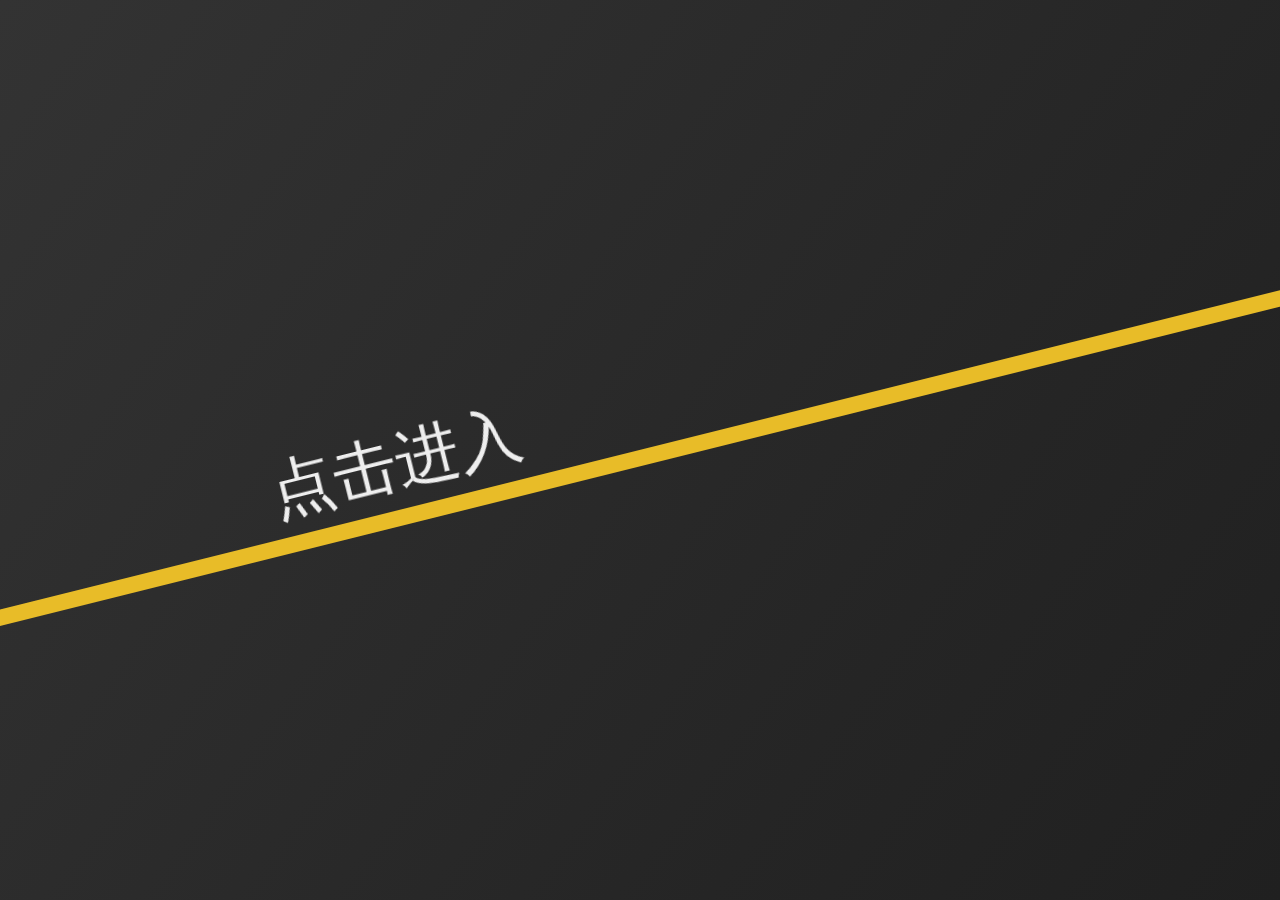
<file: demo/3x3/index2.html>
<!DOCTYPE html>
<html>
<head>
	<title>新浪3x3篮球黄金联赛</title>
	<meta charset="utf-8">
	<meta name="viewport" content="width=640, user-scalable=no">
	<script src="./js/jquery.min.js"></script>
	<script src="./js/soundjs.min.js"></script>
	<script src='./js/fastclick.js'></script>
	<link rel="stylesheet" type="text/css" href="./css/swiper.min.css">
	<link rel="stylesheet" type="text/css" href="./css/animate.css">
	<link rel="stylesheet" type="text/css" href="./css/st3.css">
</head>
<body>
<div class="main">
	<div class='st3-loading-wrapper' id='st3-loading'>
		<div class="st3-loading">
			<div class="st3-loading-bar" id='st3-loading-bar'></div>
			<div class="st3-loaded-text">点击进入</div>
		</div>
	</div>
	<div class="st3-audio">
		<img data-src="./img/common/mute.png" class="st3-audio-control" id='btnAudioMute'></img>
		<img data-src="./img/common/unmute.png" class="st3-audio-control st3-audio-control-hidden" id='btnAudioUnmute'></img>
	</div>
	<div class="swiper-container">
		<div class="swiper-wrapper">
			<div class="swiper-slide st3-slide-bg" data-hash="s1">
				<img class="ani slide-effect slide-effect-bg" data-src="./img/1/bg.jpg" id="st3-slide-1-bg" swiper-animate-effect='fadeIn' swiper-animate-duration='0.4s' swiper-animate-delay='0.2s'></img>
				<img class="ani slide-effect" data-src="./img/1/sparking.png" id="st3-slide-1-sparking" swiper-animate-effect='zoomIn' swiper-animate-duration='0.6s' swiper-animate-delay='0.4s'></img>
				<img class="ani slide-effect" data-src="./img/1/ath.png" id="st3-slide-1-ath" swiper-animate-effect='zoomIn' swiper-animate-duration='0.6s' swiper-animate-delay='0.3s'></img>
				<img class="ani slide-effect slide-effect-relative" id="st3-slide-1-text-1" data-src="./img/1/text-1.png" style="left: 0px; top: 367px;" swiper-animate-effect='bounceInLeftDownInPage1' swiper-animate-duration='0.6s' swiper-animate-delay='0.5s'></img>
				<img class="ani slide-effect slide-effect-relative" id="st3-slide-1-text-2" data-src="./img/1/text-2.png" style="left: 0px; top: 552px;" swiper-animate-effect='bounceInUpRightInPage1' swiper-animate-duration='0.6s' swiper-animate-delay='0.7s'></img>
				<img class="ani slide-effect slide-effect-relative" id="st3-slide-1-text-3" data-src="./img/1/text-3.png" style="left: 0px; top: 734px;" swiper-animate-effect='bounceInLeftDownInPage1' swiper-animate-duration='0.6s' swiper-animate-delay='0.9s'></img>
			</div>
			<div class="swiper-slide st3-slide-bg" data-hash="s2">
				<img class="ani slide-effect slide-effect-bg slide-effect-relative" id="st3-slide-2-bg-eff-1" data-src="./img/common/bg-eff-1.png" style="left: 0px; top: 78px;" swiper-animate-effect='bounceInRight' swiper-animate-duration='0.6s' swiper-animate-delay='0.4s'></img>
				<img class="ani slide-effect slide-effect-bg slide-effect-to-remove slide-effect-relative" id="st3-slide-2-bg-eff-2" data-src="./img/common/bg-eff-2.png" style="left: 332px; top: 1017px;" swiper-animate-effect='slideInRight' swiper-animate-duration='0.6s' swiper-animate-delay='0.4s'></img>
				<img class="ani slide-effect slide-effect-relative" id="st3-slide-2-text-1" data-src="./img/2/text-1.png" style="left: 103px; top: 140px;" swiper-animate-effect='bounceInLeft' swiper-animate-duration='0.6s' swiper-animate-delay='0.4s'></img>
				<img class="ani slide-effect slide-effect-relative" id="st3-slide-2-text-2" data-src="./img/2/text-2.png" style="left: 103px; top: 310px;" swiper-animate-effect='bounceInRight' swiper-animate-duration='0.6s' swiper-animate-delay='0.6s'></img>
				<img class="ani slide-effect slide-effect-relative" id="st3-slide-2-text-3" data-src="./img/2/text-3.png" style="left: 103px; top: 473px;" swiper-animate-effect='bounceInLeft' swiper-animate-duration='0.6s' swiper-animate-delay='0.8s'></img>
				<img class="ani slide-effect slide-effect-relative" id="st3-slide-2-text-4" data-src="./img/2/text-4.png" style="left: 103px; top: 659px;" swiper-animate-effect='bounceInRight' swiper-animate-duration='0.6s' swiper-animate-delay='1.0s'></img>
				<img class="ani slide-effect slide-effect-relative" id="st3-slide-2-eff-1" data-src="./img/2/eff-1.png" style="left: 114px; top: 198px;" swiper-animate-effect='scaleInLeft' swiper-animate-duration='0.4s' swiper-animate-delay='0.4s'></img>
				<img class="ani slide-effect slide-effect-relative" id="st3-slide-2-eff-2" data-src="./img/2/eff-2.png" style="left: 0px; top: 273px;" swiper-animate-effect='scaleInRight' swiper-animate-duration='0.4s' swiper-animate-delay='0.6s'></img>
				<img class="ani slide-effect slide-effect-relative" id="st3-slide-2-eff-3" data-src="./img/2/eff-3.png" style="left: 500px; top: 720px;" swiper-animate-effect='zoomIn' swiper-animate-duration='0.6s' swiper-animate-delay='1.2s'></img>
			</div>
			<div class="swiper-slide st3-slide-bg" data-hash="s3">
				<img class="ani slide-effect slide-effect-bg slide-effect-relative" id="st3-slide-3-bg-eff-1" data-src="./img/common/bg-eff-1.png" style="left: 0px; top: 78px;" swiper-animate-effect='bounceInRight' swiper-animate-duration='0.5s' swiper-animate-delay='0.4s'></img>
				<img class="ani slide-effect slide-effect-bg slide-effect-to-remove slide-effect-relative" id="st3-slide-3-bg-eff-2" data-src="./img/common/bg-eff-2.png" style="left: 332px; top: 1017px;" swiper-animate-effect='slideInRight' swiper-animate-duration='0.6s' swiper-animate-delay='0.6s'></img>
				<img class="ani slide-effect slide-effect-relative" id="st3-slide-3-text-1" data-src="./img/3/text-1.png" style="left: 80px; top: 70px;" swiper-animate-effect='bounceInLeft' swiper-animate-duration='0.6s' swiper-animate-delay='0.6s'></img>
				<img class="ani slide-effect slide-effect-relative" id="st3-slide-3-text-2" data-src="./img/3/text-2.png" style="left: 77px; top: 81px;" swiper-animate-effect='bounceInRight' swiper-animate-duration='0.6s' swiper-animate-delay='0.6s'></img>
				<img class="ani slide-effect slide-effect-relative" id="st3-slide-3-eff-1" data-src="./img/3/eff-1.png" style="left: 82px; top: 56px;" swiper-animate-effect='scaleInLeft' swiper-animate-duration='0.4s' swiper-animate-delay='0.8s'></img>
				<img class="ani slide-effect slide-effect-relative" id="st3-slide-3-text-3" data-src="./img/3/text-3.png" style="left: 82px; top: 163px;" swiper-animate-effect='bounceInLeft' swiper-animate-duration='0.6s' swiper-animate-delay='1.0s'></img>
				<img class="ani slide-effect slide-effect-relative" id="st3-slide-3-text-4" data-src="./img/3/text-4.png" style="left: 79px; top: 197px;" swiper-animate-effect='bounceInRight' swiper-animate-duration='0.6s' swiper-animate-delay='1.0s'></img>
				<img class="ani slide-effect slide-effect-relative" id="st3-slide-3-eff-2" data-src="./img/3/eff-2.png" style="left: 82px; top: 161px;" swiper-animate-effect='scaleInLeft' swiper-animate-duration='0.4s' swiper-animate-delay='1.1s'></img>
				<img class="ani slide-effect slide-effect-relative" id="st3-slide-3-text-5" data-src="./img/3/text-5.png" style="left: 83px; top: 277px;" swiper-animate-effect='fadeIn' swiper-animate-duration='0.6s' swiper-animate-delay='2.0s'></img>
				<img class="ani slide-effect slide-effect-relative" id="st3-slide-3-eff-4" data-src="./img/3/eff-3.png" style="left: 6px; top: 319px;" swiper-animate-effect='bounceIn' swiper-animate-duration='0.4s' swiper-animate-delay='1.9s'></img>
				<img class="ani slide-effect slide-effect-relative" id="st3-slide-3-img-1" data-src="./img/3/img-1.png" style="left: 25px; top: 366px;" swiper-animate-effect='rotateInAntiClockwise' swiper-animate-duration='0.8s' swiper-animate-delay='1.8s'></img>
			</div>
			<div class="swiper-slide st3-slide-bg" data-hash="s4">
				<img class="ani slide-effect slide-effect-bg slide-effect-relative" id="st3-slide-4-bg-eff-1" data-src="./img/common/bg-eff-1.png" style="left: -31px; top: 44px;" swiper-animate-effect='bounceInRight' swiper-animate-duration='0.6s' swiper-animate-delay='0.5s'></img>
				<img class="ani slide-effect" id="st3-slide-3-img-1" data-src="./img/4/img-1.png" swiper-animate-effect='fadeIn' swiper-animate-duration='0.6s' swiper-animate-delay='0.4s'></img>
				<img class="ani slide-effect slide-effect-bg slide-effect-to-remove slide-effect-relative" id="st3-slide-4-bg-eff-2" data-src="./img/common/bg-eff-2.png" style="left: 332px; top: 1017px;" swiper-animate-effect='slideInRight' swiper-animate-duration='0.6s' swiper-animate-delay='0.4s'></img>
				<img class="ani slide-effect slide-effect-relative" id="st3-slide-4-eff-1" data-src="./img/4/eff-1.png" style="left: 60px; top: 179px;" swiper-animate-effect='scaleInRight' swiper-animate-duration='0.4s' swiper-animate-delay='0.6s'></img>
				<img class="ani slide-effect slide-effect-relative" id="st3-slide-4-text-1" data-src="./img/4/text-1.png" style="left: 46px; top: 51px;" swiper-animate-effect='bounceInRight' swiper-animate-duration='0.5s' swiper-animate-delay='0.5s'></img>
				<img class="ani slide-effect slide-effect-relative" id="st3-slide-4-eff-2" data-src="./img/4/eff-2.png" style="left: 301px; top: 487px;" swiper-animate-effect='scaleInLeft' swiper-animate-duration='0.3s' swiper-animate-delay='0.8s'></img>
				<img class="ani slide-effect slide-effect-relative" id="st3-slide-4-text-2" data-src="./img/4/text-2.png" style="left: 304px; top: 465px;" swiper-animate-effect='bounceInLeft' swiper-animate-duration='0.6s' swiper-animate-delay='0.8s'></img>
			</div>
			<div class="swiper-slide st3-slide-bg" data-hash="s5">
				<img class="ani slide-effect slide-effect-bg" id="st3-slide-5-bg" data-src="./img/5/bg.jpg" style="left: 0px; top: 0px;" swiper-animate-effect='fadeIn' swiper-animate-duration='0.8s' swiper-animate-delay='0.8s'></img>
				<img class="ani slide-effect slide-effect-bg slide-effect-relative" id="st3-slide-5-bg-eff-3" data-src="./img/common/bg-eff-3.png" style="left: 0px; top: 475px;" swiper-animate-effect='bounceInRight' swiper-animate-duration='0.6s' swiper-animate-delay='0.8s'></img>
				<img class="ani slide-effect slide-effect-bg slide-effect-to-remove slide-effect-relative" id="st3-slide-5-bg-eff-2" data-src="./img/common/bg-eff-2.png" style="left: 332px; top: 1017px;" swiper-animate-effect='slideInRight' swiper-animate-duration='0.6s' swiper-animate-delay='0.4s'></img>
				<img class="ani slide-effect slide-effect-relative" id="st3-slide-5-eff-1" data-src="./img/5/eff-1.png" style="left: 0px; top: 519px;" swiper-animate-effect='bounceIn' swiper-animate-duration='0.4s' swiper-animate-delay='0.9s'></img>
				<img class="ani slide-effect slide-effect-relative" id="st3-slide-5-img-1" data-src="./img/5/img-1.png" style="left: 0px; top: 114px;" swiper-animate-effect='bounceIn' swiper-animate-duration='0.5s' swiper-animate-delay='0.5s'></img>
				<img class="ani slide-effect slide-effect-relative" id="st3-slide-5-text-1" data-src="./img/5/text-1.png" style="left: 37px; top: 505px;" swiper-animate-effect='bounceInUp' swiper-animate-duration='0.6s' swiper-animate-delay='0.7s'></img>
			</div>
			<div class="swiper-slide st3-slide-bg" data-hash="s6">
				<img class="ani slide-effect slide-effect-bg" id="st3-slide-6-img-1" data-src="./img/6/img-1.png" swiper-animate-effect='fadeIn' swiper-animate-duration='0.6s' swiper-animate-delay='0.4s'></img>
				<img class="ani slide-effect slide-effect-bg slide-effect-relative" id="st3-slide-6-bg-eff-3" data-src="./img/common/bg-eff-3.png" style="left: 0px; top: 294px;" swiper-animate-effect='bounceInRight' swiper-animate-duration='0.6s' swiper-animate-delay='0.9s'></img>
				<img class="ani slide-effect slide-effect-bg slide-effect-to-remove slide-effect-relative" id="st3-slide-6-bg-eff-2" data-src="./img/common/bg-eff-2.png" style="left: 332px; top: 1017px;" swiper-animate-effect='slideInRight' swiper-animate-duration='0.6s' swiper-animate-delay='0.4s'></img>
				<img class="ani slide-effect slide-effect-relative" id="st3-slide-6-img-2" data-src="./img/6/img-2.png" style="left: 145px; top: 99px;" swiper-animate-effect='bounceInBallPage6' swiper-animate-duration='0.6s' swiper-animate-delay='0.5s'></img>
				<img class="ani slide-effect slide-effect-relative" id="st3-slide-6-eff-1" data-src="./img/6/eff-1.png" style="left: 552px; top: 268px;" swiper-animate-effect='bounceIn' swiper-animate-duration='0.4s' swiper-animate-delay='1.5s'></img>
				<img class="ani slide-effect slide-effect-relative" id="st3-slide-6-eff-2" data-src="./img/6/eff-2.png" style="left: 37px; top: 466px;" swiper-animate-effect='bounceIn' swiper-animate-duration='0.4s' swiper-animate-delay='1.5s'></img>
				<img class="ani slide-effect slide-effect-relative" id="st3-slide-6-text-1" data-src="./img/6/text-1.png" style="left: 69px; top: 294px;" swiper-animate-effect='slideInUp' swiper-animate-duration='0.6s' swiper-animate-delay='1.1s'></img>
				<img class="ani slide-effect slide-effect-relative" id="st3-slide-6-text-2" data-src="./img/6/text-2.png" style="left: 141px; top: 389px;" swiper-animate-effect='slideInUp' swiper-animate-duration='0.6s' swiper-animate-delay='1.3s'></img>
			</div>
			<div class="swiper-slide st3-slide-bg" data-hash="s7">
				<img class="ani slide-effect slide-effect-bg slide-effect-relative" id="st3-slide-7-img-1" data-src="./img/7/img-1.png" style="left: 0px; top: 77px;" swiper-animate-effect='bounceInUpRightInPage7' swiper-animate-duration='0.4s' swiper-animate-delay='0.5s'></img>
				<img class="ani slide-effect slide-effect-bg slide-effect-relative" id="st3-slide-7-img-2" data-src="./img/7/img-2.png" style="left: 139px; top: 14px;" swiper-animate-effect='bounceInLeftDownInPage7' swiper-animate-duration='0.4s' swiper-animate-delay='0.7s'></img>
				<img class="ani slide-effect slide-effect-bg slide-effect-relative" id="st3-slide-7-img-3" data-src="./img/7/img-3.png" style="left: 348px; top: 169px;" swiper-animate-effect='bounceInUpRightInPage7' swiper-animate-duration='0.4s' swiper-animate-delay='0.9s'></img>
				<img class="ani slide-effect slide-effect-bg slide-effect-relative" id="st3-slide-7-bg-eff-1" data-src="./img/common/bg-eff-1.png" style="left: 0px; top: 644px;" swiper-animate-effect='bounceInRight' swiper-animate-duration='0.6s' swiper-animate-delay='1.2s'></img>
				<img class="ani slide-effect slide-effect-bg slide-effect-to-remove slide-effect-relative" id="st3-slide-7-bg-eff-2" data-src="./img/common/bg-eff-2.png" style="left: 332px; top: 1017px;" swiper-animate-effect='slideInRight' swiper-animate-duration='0.6s' swiper-animate-delay='0.4s'></img>
				<img class="ani slide-effect slide-effect-relative" id="st3-slide-7-text-3" data-src="./img/7/text-3.png" style="left: 37px; top: 90px;" swiper-animate-effect='bounceInUpRightInPage7' swiper-animate-duration='0.4s' swiper-animate-delay='0.5s'></img>
				<img class="ani slide-effect slide-effect-relative" id="st3-slide-7-text-4" data-src="./img/7/text-4.png" style="left: 256px; top: 50px;" swiper-animate-effect='bounceInLeftDownInPage7' swiper-animate-duration='0.4s' swiper-animate-delay='0.7s'></img>
				<img class="ani slide-effect slide-effect-relative" id="st3-slide-7-text-5" data-src="./img/7/text-5.png" style="left: 473px; top: 120px;" swiper-animate-effect='bounceInUpRightInPage7' swiper-animate-duration='0.4s' swiper-animate-delay='0.9s'></img>
				<img class="ani slide-effect slide-effect-bg slide-effect-relative" id="st3-slide-7-eff-1" data-src="./img/7/eff-1.png" style="left: 484px; top: 603px;" swiper-animate-effect='scaleInLeft' swiper-animate-duration='0.5s' swiper-animate-delay='1.25s'></img>
				<img class="ani slide-effect slide-effect-bg slide-effect-relative" id="st3-slide-7-eff-2" data-src="./img/7/eff-2.png" style="left: 91px; top: 788px;" swiper-animate-effect='scaleInRight' swiper-animate-duration='0.5s' swiper-animate-delay='1.25s'></img>
				<img class="ani slide-effect slide-effect-relative" id="st3-slide-7-text-1" data-src="./img/7/text-1.png" style="left: 22px; top: 630px;" swiper-animate-effect='bounceIn' swiper-animate-duration='0.5s' swiper-animate-delay='1.25s'></img>
				<img class="ani slide-effect slide-effect-relative" id="st3-slide-7-text-2" data-src="./img/7/text-2.png" style="left: 175px; top: 659px;" swiper-animate-effect='bounceIn' swiper-animate-duration='0.5s' swiper-animate-delay='1.5s'></img>
			</div>
			<div class="swiper-slide st3-slide-bg" data-hash="s8">
				<img class="ani slide-effect slide-effect-bg" id="st3-slide-8-bg" data-src="./img/8/bg.jpg" swiper-animate-effect='fadeIn' swiper-animate-duration='0.8s' swiper-animate-delay='1.9s'></img>
				<img class="ani slide-effect slide-effect-bg slide-effect-relative" id="st3-slide-8-eff-1" data-src="./img/8/eff-1.png" style="left: 0px; top: 178px;" swiper-animate-effect='zoomIn' swiper-animate-duration='0.5s' swiper-animate-delay='1.6s'></img>
				<img class="ani slide-effect slide-effect-bg slide-effect-relative" id="st3-slide-8-eff-2" data-src="./img/8/eff-2.png" style="left: 0px; top: 66px;" swiper-animate-effect='zoomIn' swiper-animate-duration='0.5s' swiper-animate-delay='1.6s'></img>
				<img class="ani slide-effect slide-effect-bg slide-effect-relative" id="st3-slide-8-img-1" data-src="./img/8/img-1.png" style="left: 0px; top: 217px;" swiper-animate-effect='zoomIn' swiper-animate-duration='0.5s' swiper-animate-delay='1.4s'></img>
				<img class="ani slide-effect slide-effect-bg slide-effect-relative" id="st3-slide-8-bg-eff-4" data-src="./img/common/bg-eff-4.png" style="left: 0px; top: 78px;" swiper-animate-effect='bounceInRight' swiper-animate-duration='0.6s' swiper-animate-delay='0.4s'></img>
				<img class="ani slide-effect slide-effect-bg slide-effect-to-remove slide-effect-relative" id="st3-slide-8-bg-eff-2" data-src="./img/common/bg-eff-2.png" style="left: 332px; top: 1017px;" swiper-animate-effect='slideInRight' swiper-animate-duration='0.6s' swiper-animate-delay='0.4s'></img>
				<img class="ani slide-effect slide-effect-relative" id="st3-slide-8-text-1" data-src="./img/8/text-1.png" style="left: 17px; top: 33px;" swiper-animate-effect='bounceInUp' swiper-animate-duration='0.5s' swiper-animate-delay='0.5s'></img>
				<img class="ani slide-effect slide-effect-relative" id="st3-slide-8-text-2" data-src="./img/8/text-2.png" style="left: 457px; top: 105px;" swiper-animate-effect='bounceInRight' swiper-animate-duration='0.5s' swiper-animate-delay='0.8s'></img>
				<img class="ani slide-effect slide-effect-relative" id="st3-slide-8-eff-3" data-src="./img/8/eff-3.png" style="left: 92px; top: 66px;" swiper-animate-effect='bounceIn' swiper-animate-duration='0.5s' swiper-animate-delay='0.5s'></img>
				<img class="ani slide-effect slide-effect-relative" id="st3-slide-8-eff-4" data-src="./img/8/eff-4.png" style="left: 11px; top: 258px;" swiper-animate-effect='fadeIn' swiper-animate-duration='0.6s' swiper-animate-delay='1.6s'></img>
				<img class="ani slide-effect slide-effect-relative" id="st3-slide-8-eff-5" data-src="./img/8/eff-5.png" style="left: 465px; top: 155px;" swiper-animate-effect='scaleInLeft' swiper-animate-duration='0.3s' swiper-animate-delay='0.8s'></img>
				<img class="ani slide-effect slide-effect-relative" id="st3-slide-8-text-3" data-src="./img/8/text-3.png" style="left: 335px; top: 170px;" swiper-animate-effect='bounceIn' swiper-animate-duration='0.5s' swiper-animate-delay='1.6s'></img> 
			</div>
			<div class="swiper-slide st3-slide-bg" data-hash="s9">
				<img class="ani slide-effect slide-effect-bg" id="st3-slide-9-bg" data-src="./img/9/bg.jpg" swiper-animate-effect='bounceIn' swiper-animate-duration='0.6s' swiper-animate-delay='0.4s'></img>
				<img class="ani slide-effect slide-effect-bg slide-effect-relative" id="st3-slide-9-bg-eff-1" data-src="./img/common/bg-eff-1.png" style="left: 0px; top: 78px;" swiper-animate-effect='bounceInRight' swiper-animate-duration='0.6s' swiper-animate-delay='0.9s'></img>
				<img class="ani slide-effect slide-effect-bg slide-effect-to-remove slide-effect-relative" id="st3-slide-9-bg-eff-2" data-src="./img/common/bg-eff-2.png" style="left: 332px; top: 1017px;" swiper-animate-effect='slideInRight' swiper-animate-duration='0.6s' swiper-animate-delay='0.4s'></img>
				<img class="ani slide-effect slide-effect-relative" id="st3-slide-9-eff-1" data-src="./img/9/eff-1.png" style="left: 18px; top: 72px;" swiper-animate-effect='zoomIn' swiper-animate-duration='0.5s' swiper-animate-delay='1.1s'></img>
				<img class="ani slide-effect slide-effect-relative" id="st3-slide-9-text-1" data-src="./img/9/text-1.png" style="left: 29px; top: 45px;" swiper-animate-effect='rotateInClockwise' swiper-animate-duration='0.5s' swiper-animate-delay='1.0s'></img>
			</div>
			<div class="swiper-slide st3-slide-bg" data-hash="s10">
				<img class="ani slide-effect slide-effect-bg" id="st3-slide-10-bg" data-src="./img/bg/3x3_bg2.jpg" swiper-animate-effect='fadeIn' swiper-animate-duration='0.5s' swiper-animate-delay='0.5s'></img>
				<img class="ani slide-effect slide-effect-relative" id="st3-slide-10-img-1" data-src="./img/10/img-1.png" style="left: 0px; top: 0px;" swiper-animate-effect='bounceInRight' swiper-animate-duration='0.5s' swiper-animate-delay='0.5s'></img>
				<img class="ani slide-effect slide-effect-relative" id="st3-slide-10-img-2" data-src="./img/10/img-2.png" style="left: 0px; top: 192px;" swiper-animate-effect='bounceInLeft' swiper-animate-duration='0.5s' swiper-animate-delay='0.5s'></img>
				<img class="ani slide-effect slide-effect-relative" id="st3-slide-10-eff-1" data-src="./img/10/eff-1.png" 	style="left: 73px; top: 133px;" swiper-animate-effect='bounceInDownRightInPage10' swiper-animate-duration='0.6s' swiper-animate-delay='0.7s'></img>
				<img class="ani slide-effect slide-effect-relative" id="st3-slide-10-eff-1" data-src="./img/10/eff-1.png" 	style="left: 73px; top: 133px;" swiper-animate-effect='bounceInLeftUpInPage10' swiper-animate-duration='0.6s' swiper-animate-delay='0.7s'></img>
				<img class="ani slide-effect slide-effect-bg slide-effect-relative" id="st3-slide-10-bg-eff-1" data-src="./img/common/bg-eff-1.png" style="left: 0px; top: 78px;" swiper-animate-effect='bounceInRight' swiper-animate-duration='0.6s' swiper-animate-delay='1.5s'></img>
				<img class="ani slide-effect slide-effect-bg slide-effect-to-remove slide-effect-relative" id="st3-slide-10-bg-eff-2" data-src="./img/common/bg-eff-2.png" style="left: 332px; top: 1017px;" swiper-animate-effect='slideInRight' swiper-animate-duration='0.6s' swiper-animate-delay='0.4s'></img>
				<img class="ani slide-effect slide-effect-relative" id="st3-slide-10-eff-2" data-src="./img/10/eff-2.png" 	style="left: 48px; top: 21px;" swiper-animate-effect='zoomIn' swiper-animate-duration='0.5s' swiper-animate-delay='1.5s'></img>
				<img class="ani slide-effect slide-effect-relative" id="st3-slide-10-eff-3" data-src="./img/10/eff-3.png" 	style="left: 7px; top: 176px;" swiper-animate-effect='bounceIn' swiper-animate-duration='0.5s' swiper-animate-delay='1.6s'></img>
				<img class="ani slide-effect slide-effect-relative" id="st3-slide-10-text-1" data-src="./img/10/text-1.png" 	style="left: 153px; top: 48px;" swiper-animate-effect='bounceInLeft' swiper-animate-duration='0.5s' swiper-animate-delay='1.3s'></img>
				<img class="ani slide-effect slide-effect-relative" id="st3-slide-10-text-2" data-src="./img/10/text-2.png" 	style="left: 25px; top: 113px;" swiper-animate-effect='bounceIn' swiper-animate-duration='0.5s' swiper-animate-delay='1.6s'></img>
			</div>
			<div class="swiper-slide st3-slide-bg" data-hash="s11">
				<img class="ani slide-effect slide-effect-bg" id="st3-slide-11-bg" data-src="./img/11/bg.jpg" style="left: 0px; top: 0px;" swiper-animate-effect='fadeIn' swiper-animate-duration='0.8s' swiper-animate-delay='0.6s'></img>
				<img class="ani slide-effect slide-effect-relative" id="st3-slide-11-img-2" data-src="./img/11/img-2.png" style="left: 206px; top: 146px;" swiper-animate-effect='scaleInLeft' swiper-animate-duration='0.4s' swiper-animate-delay='0.9s'></img>
				<img class="ani slide-effect slide-effect-relative" id="st3-slide-11-img-4" data-src="./img/11/img-4.png" style="left: 26px; top: 396px;" swiper-animate-effect='scaleInRight' swiper-animate-duration='0.4s' swiper-animate-delay='1.25s'></img>
				<img class="ani slide-effect slide-effect-relative" id="st3-slide-11-img-6" data-src="./img/11/img-6.png" style="left: 226px; top: 657px;" swiper-animate-effect='scaleInLeft' swiper-animate-duration='0.4s' swiper-animate-delay='1.6s'></img>
				<img class="ani slide-effect slide-effect-relative" id="st3-slide-11-img-1" data-src="./img/11/img-1.png" style="left: 35px; top: 129px;" swiper-animate-effect='bounceIn' swiper-animate-duration='0.5s' swiper-animate-delay='0.6s'></img>
				<img class="ani slide-effect slide-effect-relative" id="st3-slide-11-img-3" data-src="./img/11/img-3.png" style="left: 368px; top: 382px;" swiper-animate-effect='bounceIn' swiper-animate-duration='0.5s' swiper-animate-delay='0.6s'></img>
				<img class="ani slide-effect slide-effect-relative" id="st3-slide-11-img-5" data-src="./img/11/img-5.png" style="left: 55px; top: 639px;" swiper-animate-effect='bounceIn' swiper-animate-duration='0.5s' swiper-animate-delay='0.6s'></img>
			</div>
			<div class="swiper-slide st3-slide-bg" data-hash="s12">
				<img class="ani slide-effect slide-effect-bg" id="st3-slide-12-bg" data-src="./img/bg/3x3_bg2.jpg" swiper-animate-effect='fadeIn' swiper-animate-duration='0.5s' swiper-animate-delay='0.5s'></img>
				<img class="ani slide-effect slide-effect-bg slide-effect-relative" id="st3-slide-12-img-1" data-src="./img/12/img-1.png" style="left: 14px; top: 92px;" swiper-animate-effect='bounceIn' swiper-animate-duration='0.5s' swiper-animate-delay='0.5s'></img>
				<img class="ani slide-effect slide-effect-bg slide-effect-relative" id="st3-slide-12-eff-1" data-src="./img/12/eff-1.png" style="left: 354px; top: 36px;" swiper-animate-effect='scaleInLeft' swiper-animate-duration='0.2s' swiper-animate-delay='1.0s'></img>
				<img class="ani slide-effect slide-effect-relative" id="st3-slide-12-text-1" data-src="./img/12/text-1.png" style="left: 152px; top: 45px;" swiper-animate-effect='bounceInRight' swiper-animate-duration='0.5s' swiper-animate-delay='0.7s'></img>
				<img class="ani slide-effect slide-effect-relative" id="st3-slide-12-text-2" data-src="./img/12/text-2.png" style="left: 368px; top: 4px;" swiper-animate-effect='bounceInRight' swiper-animate-duration='0.5s' swiper-animate-delay='1.0s'></img>
				<img class="ani slide-effect slide-effect-relative" id="st3-slide-12-text-3" data-src="./img/12/text-3.png" style="left: 236px; top: 219px;" swiper-animate-effect='scaleInDown' swiper-animate-duration='0.5s' swiper-animate-delay='1.8s'></img>
				<img class="ani slide-effect slide-effect-relative" id="st3-slide-12-img-2" data-src="./img/12/img-2.png" style="left: 26px; top: 257px;" swiper-animate-effect='scaleInDown' swiper-animate-duration='0.5s' swiper-animate-delay='2.0s'></img>
				<div style="position: absolute; z-index: 30; width: 559px; height: 519px; left: 52px; top: 326px;"><div class="ani slide-effect" id="st3-slide-12-text-4" style="background: url('./img/12/text-4.png') no-repeat;" swiper-animate-effect='scaleInDownLinear' swiper-animate-duration='2.0s' swiper-animate-delay='2.5s'></div></div>
				<a href="#"><img class="ani slide-effect slide-effect-relative slide-link" id="st3-slide-12-link-1" data-src="./img/12/link-1.png" style="left: 198px; top: 899px;" swiper-animate-effect='bounceIn' swiper-animate-duration='0.5s' swiper-animate-delay='4.8s'></img></a>
			</div>
			<div class="swiper-slide st3-slide-bg" data-hash="s13">
				<img class="ani slide-effect slide-effect-bg" id="st3-slide-13-bg" data-src="./img/13/bg.jpg" style="left: 0px; top: 0px;" swiper-animate-effect='fadeIn' swiper-animate-duration='0.8s' swiper-animate-delay='0.8s'></img>
				<img class="ani slide-effect slide-effect-bg slide-effect-relative" id="st3-slide-13-bg-eff-1" data-src="./img/common/bg-eff-1.png" style="left: 0px; top: 78px;" swiper-animate-effect='bounceInRight' swiper-animate-duration='0.6s' swiper-animate-delay='0.4s'></img>
				<img class="ani slide-effect slide-effect-bg slide-effect-to-remove slide-effect-relative" id="st3-slide-13-bg-eff-2" data-src="./img/common/bg-eff-2.png" style="left: 332px; top: 1017px;" swiper-animate-effect='slideInRight' swiper-animate-duration='0.6s' swiper-animate-delay='0.4s'></img>
				<img class="ani slide-effect slide-effect-relative" id="st3-slide-13-text-1" data-src="./img/13/text-1.png" style="left: 116px; top: 143px;" swiper-animate-effect='fadeIn' swiper-animate-duration='0.5s' swiper-animate-delay='0.7s'></img>
				<img class="ani slide-effect slide-effect-relative" id="st3-slide-13-text-2" data-src="./img/13/text-2.png" style="left: 196px; top: 285px;" swiper-animate-effect='fadeIn' swiper-animate-duration='0.5s' swiper-animate-delay='1.0s'></img>
				<img class="ani slide-effect slide-effect-relative" id="st3-slide-13-img-1" data-src="./img/13/img-1.png" style="left: 195px; top: 374px;" swiper-animate-effect='fadeIn' swiper-animate-duration='0.5s' swiper-animate-delay='1.5s'></img>
				<img class="ani slide-effect slide-effect-relative" id="st3-slide-13-text-3" data-src="./img/13/text-3.png" style="left: 197px; top: 644px;" swiper-animate-effect='fadeIn' swiper-animate-duration='0.4s' swiper-animate-delay='1.5s'></img>
				<a href="#" id="btnReplay"><img class="ani slide-effect slide-effect-bg slide-effect-relative slide-link" id="st3-slide-13-link-1" data-src="./img/13/link-1.png" style="left: 237px; top: 741px;" swiper-animate-effect='fadeIn' swiper-animate-duration='0.4s' swiper-animate-delay='2.0s'></img></a>
			</div>
		</div>
		<div class="swiper-pagination"></div>
	</div>
	<div class="st3-bg"></div>
</div>
<script src="./js/swiper.min.js"></script>
<script src="./js/swiper.animate.min.js"></script>
<script>

	var totalImg = $('img').length;
	var loadedImg = 0;
	
	var isImgLoaded = false; 
	var isAudioLoaded = false;

	var pProgress = $('#st3-loading-progress');
	var pBar = $('#st3-loading-bar');
	
	var baseHeight = 1136;
	var animatedIndex = 0;

	$(function(){
		FastClick.attach(document.body);

		$('img').each(function(index, ele){
			var img = $(ele);
			var src = img.attr('data-src');

			img.on('load', function() {
				loadedImg++;
				var percentage = Math.round(loadedImg / totalImg * 100) + '%';

				pBar.css('width', percentage);

				if(loadedImg >= totalImg) {
					init();
				}
			});
			
			img.on('error', function() {
				loadedImg++;
				console.error('Failed to load ' + img.attr('id'));
				
				if(loadedImg >= totalImg) {
					init();
				}
			});

			img.attr('src', src);
		});
	});
	
	function init() {
		// Touch event hint text
		$('.st3-loaded-text').css('opacity', 1);
		$('.st3-loaded-text').addClass('ani bounceIn');
		
		// Initialization
		$('#st3-loading').click(function() {
			// Hide the hint text
			$('#st3-loading').css('opacity', 0);
			setTimeout(function(){$('#st3-loading').remove();}, 1000);
			
			// Audio
			isImgLoaded = true;
			playBackgroundMusic();
			
			// Swiper
			var st3 = new Swiper('.swiper-container', {
				speed: 600,
				pagination: '.swiper-pagination',
				paginationClickable: true,
				watchSlidesProgress: true,
				direction: 'vertical',
				// Remove the extra tail
				spaceBetween: baseHeight - window.screen.height,
				onInit: function(s) {
					swiperAnimateCache(s);
					swiperAnimate(s);
					animatedIndex = s.activeIndex;
				},
				onProgress: function(s, progress) {
					var slide = s.slides[animatedIndex];
					console.log
					if(slide !== undefined) {
						$('.slide-effect-bg', slide).each(function(index, ele) {
							$(ele).css('opacity', Math.max(0, 1 - 3 * Math.abs(s.slides[animatedIndex].progress)));
						});
					}
				},
				onTransitionEnd: function(s) {
					swiperAnimate(s);
					animatedIndex = s.activeIndex;
				},
			});
			
			// Replay button in slide 13
			$('#btnReplay').click(function(){
				st3.slideTo(0, 1000, true);
			});
			
		// end of click
		});
	}
	
	// Audio
	createjs.Sound.on('fileload', function() {
		isAudioLoaded = true;
		playBackgroundMusic();
	}, this);
	createjs.Sound.registerSound('./audio/music.mp3', 'background-audio');

	function playBackgroundMusic() {
		if(isImgLoaded && isAudioLoaded) {
			var bg = createjs.Sound.play('background-audio', {loop: -1});
			
			$('.st3-audio-control').click(function(){
				$('.st3-audio-control').toggleClass('st3-audio-control-hidden');
			});
			
			$('#btnAudioMute').click(function(){
				bg.volume = 0;
			});
			
			$('#btnAudioUnmute').click(function(){
				bg.volume = 1;
			});
		}
	}
</script>
</body>
</html>
</file>
<file: blog/css/stylesheet.css>
/*header*/
div#header {
	background-color: #ffffff;
	/*background-image: none;*/
	/*width: 100%;*/
	height: auto;
	background-size: 100%
}
div#home {
	padding-left:100px;
}
div#home a {
	text-decoration: none;
	color: white;
	transition: color 0.3s;
	opacity: 0.8;
}
div#home a:hover {
	color: #2c4876;
}
img#logo {
	width: 70px;
}
div#scrollDown {
	position: relative;
	top: 75%;
	width: 60px;
	margin: 0 auto;
}
img#scrollDown {
	width: 60px;
}
/*top*/
div#toTop {
	cursor: pointer;
	display: none;
}
img.top {
	position: fixed;
	width: 50px;
	right: 5%;
	bottom: 10%;
	transition: opacity 0.5s;
}
div#toTop :hover {
	opacity: 0;
}
/*main*/
main {
	font-family: "Microsoft YaHei",Georgia, "Times New Roman", Times, serif;
}

main h1.blog-post-title {
	font-size: 3em;
}
main p.blog-post-meta {
	color:gray;
	font-size: 1.5em;
}
div.blog-post {
	border-bottom: 1px solid #e0e0e0;
}
div.blog-post h1 {
	line-height: 2.5em;
}
div.blog-post p {
	font-family: 微软雅黑;
	font-size: 1.5em;
	color: #404040;
	text-overflow:ellipsis;
}
div.blog-post p.blog-post-meta {
	line-height: 2em;
	color: #808080;
	font-family: Times;
	margin-bottom: 50px;
}

div.blog-post a {
	text-decoration: none;
	color: #303030;
	transition: color 0.5s;
}
div.blog-post a:hover {
	color: #000000;
}
div.sidebar-module {
	padding: 10px 0;
}
div.sidebar-module a {
	color: #505050;
}
.form input[type="text"],.form textarea{
border: 1px solid #DADADA;
color: #888;
height: 40px;
margin-top: 2px;
outline: 0 none;
padding: 3px 3px 3px 5px;
width: 200px;
font-size: 12px;
line-height:15px;
box-shadow: inset 0px 1px 4px #ECECEC;
}
div.message {
	width: 200px;
	border-top: 1px solid #e0e0e0;
	margin-top: 20px;
	padding-top: 10px;

}
div.text {
	width: 180px;
	margin: 0 auto;
	padding: 5px 0 5px 10px;
	border-bottom: 1px solid #e0e0e0;
	min-height: 130px;
}
div.text h1 {
	font-size: 1.5em;
}
div.text p {
	font-size: 1em;
}
</file>
<file: demo/ad/styles/stylesheet.css>
body {
	margin: 0;
	padding: 0;
	width: 640px;
	height: 1136px;
	font-family: "微软雅黑";
}
.pa{position: absolute;}
.p-rl{position: relative;}
.none{display: none;}
.block{display: block;}
.fl{float:left;}
.fr{float:right;}
.clb{clear:both;}
.wid{width:100%;}
.mar{margin:0 auto;}
.tac{text-align: center;}
.tar{text-align: right;}
.tal{text-align: left;}
.cw{color: white;}

.swiper-container{
	width: 100%;
	height: 100%;
}
::-webkit-input-placeholder {
	color: white;
}
div#back{right:40px;bottom: 150px;z-index: 10;}
div#p1 {
	background-color: #f0f6ee;
}
div#p1-1 {
	bottom: 0;
}
div#p1-2 {
	top:0;
}
div#p1-3 {
	left:100px;
	top:100px;
}
div#p1-4 {
	left:465px;
	top:35px;
}
div#p1-5 {
	left:35px;
	top:175px;
	/*animation: shake 2s infinite;*/
	/*webkit-animation: shake 2s infinite;*/
}
div#p1-6 {
	left:555px;
	top:175px;
	/*animation: shake 2s infinite;*/
	/*webkit-animation: shake 2s infinite;*/
}
div#p1-7 {
	left:155px;
	top:115px;
}
div#p1-8 {
	left:260px;
	top:185px;
}
div#p1-ctn{
	top: 400px;
	left:85px;
}
div.p1-btn{
	width: 212px;
	height: 87px;
	background-image: url(../img/p1-9.png);
}
div#p1-r1,div#p1-r2,div#p1-r3,div#p1-r4{
	width: 470px;
	height: 87px;
	margin-bottom: 35px;
	font-size: 1.7em;
	line-height: 87px;
}
/*.page{
	width: 640px;
	height: 1136px;
	position: absolute;
}*/
.page img{
	/*display:none*/
	width: 0;
	height: 0;
	position: absolute;
	left: 320px;
	top: 500px;
	z-index: 9;
	transition:width 0.3s ease-in-out,height 0.3s ease-in-out,left 0.3s ease-in-out,top 0.3s ease-in-out;
}
/*loading*/

#loading {
	position: absolute;
	width: 640px;
	height: 1136px;
	background-color: #fbfaf5;
	text-align: center;
	z-index: 10;
}
#loading p {
	background-color: transparent;
	font-family: arial;
	font-size: 3em;
	display: block;
	width: 300px;
	margin-left: 170px;
	margin-top: 300px;
	color: #666;
}
.spinner {
  margin: 30px auto;
  width: 40px;
  height: 40px;
  position: relative;
}

.container1 > div, .container2 > div, .container3 > div {
  width: 10px;
  height: 10px;
  background-color: #888;

  border-radius: 100%;
  position: absolute;
  -webkit-animation: bouncedelay 1.2s infinite ease-in-out;
  animation: bouncedelay 1.2s infinite ease-in-out;
  -webkit-animation-fill-mode: both;
  animation-fill-mode: both;
}

.spinner .spinner-container {
  position: absolute;
  width: 100%;
  height: 100%;
}

.container2 {
  -webkit-transform: rotateZ(45deg);
  transform: rotateZ(45deg);
}

.container3 {
  -webkit-transform: rotateZ(90deg);
  transform: rotateZ(90deg);
}

.circle1 { top: 0; left: 0; }
.circle2 { top: 0; right: 0; }
.circle3 { right: 0; bottom: 0; }
.circle4 { left: 0; bottom: 0; }

.container2 .circle1 {
  -webkit-animation-delay: -1.1s;
  animation-delay: -1.1s;
}

.container3 .circle1 {
  -webkit-animation-delay: -1.0s;
  animation-delay: -1.0s;
}

.container1 .circle2 {
  -webkit-animation-delay: -0.9s;
  animation-delay: -0.9s;
}

.container2 .circle2 {
  -webkit-animation-delay: -0.8s;
  animation-delay: -0.8s;
}

.container3 .circle2 {
  -webkit-animation-delay: -0.7s;
  animation-delay: -0.7s;
}

.container1 .circle3 {
  -webkit-animation-delay: -0.6s;
  animation-delay: -0.6s;
}

.container2 .circle3 {
  -webkit-animation-delay: -0.5s;
  animation-delay: -0.5s;
}

.container3 .circle3 {
  -webkit-animation-delay: -0.4s;
  animation-delay: -0.4s;
}

.container1 .circle4 {
  -webkit-animation-delay: -0.3s;
  animation-delay: -0.3s;
}

.container2 .circle4 {
  -webkit-animation-delay: -0.2s;
  animation-delay: -0.2s;
}

.container3 .circle4 {
  -webkit-animation-delay: -0.1s;
  animation-delay: -0.1s;
}

@-webkit-keyframes bouncedelay {
  0%, 80%, 100% { -webkit-transform: scale(0.0) }
  40% { -webkit-transform: scale(1.0) }
}

@keyframes bouncedelay {
  0%, 80%, 100% {
    transform: scale(0.0);
    -webkit-transform: scale(0.0);
  } 40% {
    transform: scale(1.0);
    -webkit-transform: scale(1.0);
  }
}
</file>
<file: demo/sina622/styles/stylesheet.css>
body {
	margin: 0;
	padding: 0;
	width: 640px;
	height: 1136px;
	font-family: "微软雅黑";
}
#loading {
	position: absolute;
	width: 100%;
	height: 100%;
	background-image: url(../images/1.jpg);
	background-color: #fbfaf5;
	background-repeat: no-repeat;
	text-align: center;
	z-index: 10;
}
#loading p {
	background-color: transparent;
	font-family: arial;
	font-size: 3em;
	display: block;
	width: 300px;
	margin-left: 170px;
	margin-top: 300px;
	color: #666;
}
.swiper-container{
	width: 100%;
	height: 100%;
}
::-webkit-input-placeholder {
	color: white;
}
div#p1 {	
	background-image: url(../images/1.jpg);
	background-repeat: no-repeat;
}
div#p2 {	
	background-image: url(../images/2.jpg);
	background-repeat: no-repeat;
}
div#p3 {	
	background-image: url(../images/3.jpg);
	background-repeat: no-repeat;
}
div#p4 {	
	background-image: url(../images/4.jpg);
	background-repeat: no-repeat;
}
div#p5 {	
	background-image: url(../images/5.jpg);
	background-repeat: no-repeat;
}
input#name1,#phoneNumber1,#addrass1{
	padding-left: 10px;
	color: white;
	font-size: 1.5em;
	line-height: 47px;
	width: 432px;
	text-decoration: none;
	border:none;
	background-color: #d0c3bc;
}
input#file {
	opacity: 0;
	height: 34px;
	width: 120px;
}
button#sub1 , #sub2 {
	height: 50px;
	width: 160px;
	background-color: #b91212;
	border-radius: 5px;
	border:0;
    -webkit-appearance : none ;
    font-size: 2.2em;
    color: white;
    font-family: 微软雅黑;
}
#name2,#phoneNumber2,#profession,#addrass2{
	padding-left: 10px;
	color: white;
	font-size: 1.5em;
	line-height: 48px;
	width: 433px;
	text-decoration: none;
	border:none;
	background-color: #d0c3bc;	
}
#share {
	cursor: pointer;
}
div#cover img{
	position: absolute;
	left: 0;
	top: 0;
	display: none;
}




#id1-01 {
	position:absolute;
	left:0px;
	top:0px;
	width:320px;
	height:495px;
}

#id1-02 {
	position:absolute;
	left:320px;
	top:0px;
	width:320px;
	height:495px;
}

#id1-03 {
	position:absolute;
	left:0px;
	top:495px;
	width:640px;
	height:59px;
}

#id1-04 {
	position:absolute;
	left:0px;
	top:554px;
	width:640px;
	height:61px;
}

#id1-05 {
	position:absolute;
	left:0px;
	top:615px;
	width:640px;
	height:64px;
}

#id1-06 {
	position:absolute;
	left:0px;
	top:679px;
	width:640px;
	height:56px;
}

#id1-07 {
	position:absolute;
	left:0px;
	top:735px;
	width:640px;
	height:58px;
}

#id1-09 {
	position:absolute;
	left:0px;
	top:876px;
	width:640px;
	height:59px;
}

#id1-10 {
	position:absolute;
	left:0px;
	top:935px;
	width:640px;
	height:201px;
}

#id2-01 {
	position:absolute;
	left:0px;
	top:0px;
	width:640px;
	height:217px;
}

#id2-02 {
	position:absolute;
	left:0px;
	top:217px;
	width:640px;
	height:83px;
}

#id2-03 {
	position:absolute;
	left:0px;
	top:300px;
	width:640px;
	height:107px;
}

#id2-05 {
	position:absolute;
	left:0px;
	top:626px;
	width:640px;
	height:44px;
}

#id2-06 {
	position:absolute;
	left:0px;
	top:670px;
	width:640px;
	height:138px;
}

#id2-07 {
	position:absolute;
	left:0px;
	top:808px;
	width:640px;
	height:328px;
}

#id3-03 {
	position:absolute;
	left:145px;
	top:410px;
	width:444px;
	height:50px;
}

#id3-06 {
	position:absolute;
	left:145px;
	top:506px;
	width:444px;
	height:50px;
}

#id3-08 {
	position:absolute;
	left:145px;
	top:601px;
	width:444px;
	height:50px;
}

#id3-11 {
	position:absolute;
	left:253px;
	top:699px;
	width:123px;
	height:34px;
}

#id3-15 {
	position:absolute;
	left:251px;
	top:936px;
	width:140px;
	height:50px;
}

#id4-03 {
	position:absolute;
	left:145px;
	top:373px;
	width:443px;
	height:50px;
}

#id4-06 {
	position:absolute;
	left:145px;
	top:469px;
	width:443px;
	height:50px;
}

#id4-08 {
	position:absolute;
	left:145px;
	top:564px;
	width:443px;
	height:50px;
}

#id4-10 {
	position:absolute;
	left:145px;
	top:662px;
	width:443px;
	height:50px;
}

#id4-13 {
	position:absolute;
	left:251px;
	top:875px;
	width:140px;
	height:50px;
}

#id5-02 {
	position:absolute;
	left:0px;
	top:169px;
	width:640px;
	height:285px;
}

#id5-03 {
	position:absolute;
	left:0px;
	top:454px;
	width:640px;
	height:249px;
}

#id5-06 {
	position:absolute;
	left:235px;
	top:854px;
	width:170px;
	height:54px;
}

/*loading*/

.spinner {
  margin: 30px auto;
  width: 40px;
  height: 40px;
  position: relative;
}
 
.container1 > div, .container2 > div, .container3 > div {
  width: 10px;
  height: 10px;
  background-color: #888;
 
  border-radius: 100%;
  position: absolute;
  -webkit-animation: bouncedelay 1.2s infinite ease-in-out;
  animation: bouncedelay 1.2s infinite ease-in-out;
  -webkit-animation-fill-mode: both;
  animation-fill-mode: both;
}
 
.spinner .spinner-container {
  position: absolute;
  width: 100%;
  height: 100%;
}
 
.container2 {
  -webkit-transform: rotateZ(45deg);
  transform: rotateZ(45deg);
}
 
.container3 {
  -webkit-transform: rotateZ(90deg);
  transform: rotateZ(90deg);
}
 
.circle1 { top: 0; left: 0; }
.circle2 { top: 0; right: 0; }
.circle3 { right: 0; bottom: 0; }
.circle4 { left: 0; bottom: 0; }
 
.container2 .circle1 {
  -webkit-animation-delay: -1.1s;
  animation-delay: -1.1s;
}
 
.container3 .circle1 {
  -webkit-animation-delay: -1.0s;
  animation-delay: -1.0s;
}
 
.container1 .circle2 {
  -webkit-animation-delay: -0.9s;
  animation-delay: -0.9s;
}
 
.container2 .circle2 {
  -webkit-animation-delay: -0.8s;
  animation-delay: -0.8s;
}
 
.container3 .circle2 {
  -webkit-animation-delay: -0.7s;
  animation-delay: -0.7s;
}
 
.container1 .circle3 {
  -webkit-animation-delay: -0.6s;
  animation-delay: -0.6s;
}
 
.container2 .circle3 {
  -webkit-animation-delay: -0.5s;
  animation-delay: -0.5s;
}
 
.container3 .circle3 {
  -webkit-animation-delay: -0.4s;
  animation-delay: -0.4s;
}
 
.container1 .circle4 {
  -webkit-animation-delay: -0.3s;
  animation-delay: -0.3s;
}
 
.container2 .circle4 {
  -webkit-animation-delay: -0.2s;
  animation-delay: -0.2s;
}
 
.container3 .circle4 {
  -webkit-animation-delay: -0.1s;
  animation-delay: -0.1s;
}
 
@-webkit-keyframes bouncedelay {
  0%, 80%, 100% { -webkit-transform: scale(0.0) }
  40% { -webkit-transform: scale(1.0) }
}
 
@keyframes bouncedelay {
  0%, 80%, 100% {
    transform: scale(0.0);
    -webkit-transform: scale(0.0);
  } 40% {
    transform: scale(1.0);
    -webkit-transform: scale(1.0);
  }
}
</file>
<file: demo/sinaSuda/styles/style.css>
body,div,h1,h2,html,img,li,p,a,span,input,table,table tr,table tr td,ul{margin:0;padding:0;border:none;list-style-type: none;}
html,body{width:100%; height:100%; overflow: hidden; font-size:25px;}
body
    {background:#000 url(../images/bg.jpg) no-repeat left top;
    background-size:cover;
    }
#main {
    position: static;
    width:100%;
    height:100%;
    color:#fff;
    font-family: "微软雅黑";
    text-align: center;
}
div#cover {
    position: absolute;
    width: 100%;
    height: 100%;
    opacity: 0;
    display: none;
    background-color: black;
    transition: opacity 0.3s ;
    z-index: 10;
}
div#welcome {
    /*display: none;*/
    text-align: center;
    padding-top: 300px;
    font-size: 1.3em;
}
div#welcome img {
    margin-bottom: 30px;
}
div#p1 {
    padding-top: 200px;
    display: none;
}
div#formP1 {
    font-size: 1.3em;
    background-image: url(../images/bg_email.png);
    width: 478px;
    padding:40px 40px;
    height: 294px;
    margin-right: auto;
    margin-left: auto;
}
div#formP1 input {
    /*display: block;*/
    position: relative;
    background-color: transparent;
    margin-top: 70px; 
    padding: 0 30px; 
    height: 60px;
    line-height: 40px;
    width: 420px;
    font-size: 1em;
}
div#submitP1 {
    margin: 100px auto;
    background-image: url(../images/btn_get.png) ;
    background-repeat: no-repeat;
    width: 557px;
    height: 100px;
}
div#p2 {
    display: none;
    width: 100%;
    height: 100%;
    background-image: url(../images/lotterybg.jpg);
}
div#btnP2 div {
    position: relative;
    margin-right: auto;
    margin-left: auto;
    margin-bottom: 30px;
    top: 600px;
    width: 300px;
    height: 80px;
    background-color: #ff2b2b;
    border-radius: 15px;
    font-size: 2em;
    text-align: center;

}
div#p3,#p4,#p5{
    display: none;
    width: 100%;
    height: 100%;
}
div#p3 p {
    font-size: 1.5em;
    top: 400px;
    position: relative;
}
/*div#p5{
    display: block;
    width: 100%;
    height: 100%;
}*/
div#formP4 {
    width: 567px;
    height: 385px;
    margin-left: auto;
    margin-right: auto;
    position: relative;
    top: 170px;
    background-image: url(../images/bg_danmaku.png);
}
#commit {
    width: 423px;
    height: 312px;
    padding: 14px 28px;
    -webkit-border-radius: 10px;
    border-radius: 10px;
    margin:30px 0 0 4px;
    font-family: 'Microsoft YaHei';
    font-size: 28px;
    background-color: transparent;
}
div#p4 p{
    font-size: 1.5em;
    top: 150px;
    position: relative;    
}
div#btnP4 {
    position: relative;
    top: 250px;
}
div#submitP4 {
    background-image: url(../images/btn_send.png);
    width: 242px;
    height: 82px;
    display: inline-block;
}
div#rewriteP4 {
    background-image: url(../images/btn_rewrite.png);
    width: 242px;
    height: 82px;
    display: inline-block;
    /*position: relative;*/
}
div#p5 h1 {
    position: relative;
    top: 100px;
}
label {
    position: relative;
    display: block;
    top: 200px;
    margin: 15px auto;
    width: 400px;
    height: 70px;
    background-color: white;
    color: #555;
    font-size: 1.5em;
    padding-left: 20px;
    text-align: left;
}
input[type=radio] {
    width: 2em;
    height: 2em;
}
div#btnP5 {
    position: relative;
    top: 250px;
}
div#voteP5 {
    background-image: url(../images/btn_vote.png);
    width: 242px;
    height: 82px;
    display: inline-block;
}
div#bP5 {
    background-image: url(../images/btn_back.png);
    width: 242px;
    height: 82px;
    display: inline-block;
}
/*menu*/
div#menu {
    position: fixed;
    left: 70px;
    bottom: 60px;
    z-index: 10;
}
div#menu img {
    transition: transform 0.5s;
}
img.opened {
    transform:rotate(135deg);
}
div#menuList {/*
    width: 220px;
    height: 550px;*/
    position: fixed;
    left: 80px;
    bottom: 200px;
    overflow: hidden;
    /*display: none;*/
}
div#menuList li {
    height: 110px;
    line-height: 110px;
    font-size: 1.3em;
    padding-left: 90px;
    background-repeat: no-repeat;
    background-position: left center;
}
div#menuList div {
    position: relative;
    transition: bottom 0.5s,opacity 0.5s;
}
div#menuList div.closed {
    bottom: -550px;
    opacity: 0;
}
div#menuList div.opened {
    bottom:0px;
    opacity: 1;
}
li#li1 {
    background-image: url('../images/m_1.png');
}
li#li2 {
    background-image: url('../images/m_2.png');
}
li#li3 {
    background-image: url('../images/m_3.png');
}
li#li4 {
    background-image: url('../images/m_4.png');
}
li#li5 {
    background-image: url('../images/m_5.png');
}
</file>
<file: styles/stylesheet.css>
/*! normalize.css v4.1.1 | MIT License | github.com/necolas/normalize.css */

/**
 * 1. Change the default font family in all browsers (opinionated).
 * 2. Prevent adjustments of font size after orientation changes in IE and iOS.
 */

html {
  font-family: sans-serif; /* 1 */
  -ms-text-size-adjust: 100%; /* 2 */
  -webkit-text-size-adjust: 100%; /* 2 */
}

/**
 * Remove the margin in all browsers (opinionated).
 */

body {
  margin: 0;
}

/* HTML5 display definitions
   ========================================================================== */

/**
 * Add the correct display in IE 9-.
 * 1. Add the correct display in Edge, IE, and Firefox.
 * 2. Add the correct display in IE.
 */

article,
aside,
details, /* 1 */
figcaption,
figure,
footer,
header,
main, /* 2 */
menu,
nav,
section,
summary { /* 1 */
  display: block;
}

/**
 * Add the correct display in IE 9-.
 */

audio,
canvas,
progress,
video {
  display: inline-block;
}

/**
 * Add the correct display in iOS 4-7.
 */

audio:not([controls]) {
  display: none;
  height: 0;
}

/**
 * Add the correct vertical alignment in Chrome, Firefox, and Opera.
 */

progress {
  vertical-align: baseline;
}

/**
 * Add the correct display in IE 10-.
 * 1. Add the correct display in IE.
 */

template, /* 1 */
[hidden] {
  display: none;
}

/* Links
   ========================================================================== */

/**
 * 1. Remove the gray background on active links in IE 10.
 * 2. Remove gaps in links underline in iOS 8+ and Safari 8+.
 */

a {
  background-color: transparent; /* 1 */
  -webkit-text-decoration-skip: objects; /* 2 */
}

/**
 * Remove the outline on focused links when they are also active or hovered
 * in all browsers (opinionated).
 */

a:active,
a:hover {
  outline-width: 0;
}

/* Text-level semantics
   ========================================================================== */

/**
 * 1. Remove the bottom border in Firefox 39-.
 * 2. Add the correct text decoration in Chrome, Edge, IE, Opera, and Safari.
 */

abbr[title] {
  border-bottom: none; /* 1 */
  text-decoration: underline; /* 2 */
  text-decoration: underline dotted; /* 2 */
}

/**
 * Prevent the duplicate application of `bolder` by the next rule in Safari 6.
 */

b,
strong {
  font-weight: inherit;
}

/**
 * Add the correct font weight in Chrome, Edge, and Safari.
 */

b,
strong {
  font-weight: bolder;
}

/**
 * Add the correct font style in Android 4.3-.
 */

dfn {
  font-style: italic;
}

/**
 * Correct the font size and margin on `h1` elements within `section` and
 * `article` contexts in Chrome, Firefox, and Safari.
 */

h1 {
  font-size: 2em;
  margin: 0.67em 0;
}

/**
 * Add the correct background and color in IE 9-.
 */

mark {
  background-color: #ff0;
  color: #000;
}

/**
 * Add the correct font size in all browsers.
 */

small {
  font-size: 80%;
}

/**
 * Prevent `sub` and `sup` elements from affecting the line height in
 * all browsers.
 */

sub,
sup {
  font-size: 75%;
  line-height: 0;
  position: relative;
  vertical-align: baseline;
}

sub {
  bottom: -0.25em;
}

sup {
  top: -0.5em;
}

/* Embedded content
   ========================================================================== */

/**
 * Remove the border on images inside links in IE 10-.
 */

img {
  border-style: none;
}

/**
 * Hide the overflow in IE.
 */

svg:not(:root) {
  overflow: hidden;
}

/* Grouping content
   ========================================================================== */

/**
 * 1. Correct the inheritance and scaling of font size in all browsers.
 * 2. Correct the odd `em` font sizing in all browsers.
 */

code,
kbd,
pre,
samp {
  font-family: monospace, monospace; /* 1 */
  font-size: 1em; /* 2 */
}

/**
 * Add the correct margin in IE 8.
 */

figure {
  margin: 1em 40px;
}

/**
 * 1. Add the correct box sizing in Firefox.
 * 2. Show the overflow in Edge and IE.
 */

hr {
  box-sizing: content-box; /* 1 */
  height: 0; /* 1 */
  overflow: visible; /* 2 */
}

/* Forms
   ========================================================================== */

/**
 * 1. Change font properties to `inherit` in all browsers (opinionated).
 * 2. Remove the margin in Firefox and Safari.
 */

button,
input,
select,
textarea {
  font: inherit; /* 1 */
  margin: 0; /* 2 */
}

/**
 * Restore the font weight unset by the previous rule.
 */

optgroup {
  font-weight: bold;
}

/**
 * Show the overflow in IE.
 * 1. Show the overflow in Edge.
 */

button,
input { /* 1 */
  overflow: visible;
}

/**
 * Remove the inheritance of text transform in Edge, Firefox, and IE.
 * 1. Remove the inheritance of text transform in Firefox.
 */

button,
select { /* 1 */
  text-transform: none;
}

/**
 * 1. Prevent a WebKit bug where (2) destroys native `audio` and `video`
 *    controls in Android 4.
 * 2. Correct the inability to style clickable types in iOS and Safari.
 */

button,
html [type="button"], /* 1 */
[type="reset"],
[type="submit"] {
  -webkit-appearance: button; /* 2 */
}

/**
 * Remove the inner border and padding in Firefox.
 */

button::-moz-focus-inner,
[type="button"]::-moz-focus-inner,
[type="reset"]::-moz-focus-inner,
[type="submit"]::-moz-focus-inner {
  border-style: none;
  padding: 0;
}

/**
 * Restore the focus styles unset by the previous rule.
 */

button:-moz-focusring,
[type="button"]:-moz-focusring,
[type="reset"]:-moz-focusring,
[type="submit"]:-moz-focusring {
  outline: 1px dotted ButtonText;
}

/**
 * Change the border, margin, and padding in all browsers (opinionated).
 */

fieldset {
  border: 1px solid #c0c0c0;
  margin: 0 2px;
  padding: 0.35em 0.625em 0.75em;
}

/**
 * 1. Correct the text wrapping in Edge and IE.
 * 2. Correct the color inheritance from `fieldset` elements in IE.
 * 3. Remove the padding so developers are not caught out when they zero out
 *    `fieldset` elements in all browsers.
 */

legend {
  box-sizing: border-box; /* 1 */
  color: inherit; /* 2 */
  display: table; /* 1 */
  max-width: 100%; /* 1 */
  padding: 0; /* 3 */
  white-space: normal; /* 1 */
}

/**
 * Remove the default vertical scrollbar in IE.
 */

textarea {
  overflow: auto;
}

/**
 * 1. Add the correct box sizing in IE 10-.
 * 2. Remove the padding in IE 10-.
 */

[type="checkbox"],
[type="radio"] {
  box-sizing: border-box; /* 1 */
  padding: 0; /* 2 */
}

/**
 * Correct the cursor style of increment and decrement buttons in Chrome.
 */

[type="number"]::-webkit-inner-spin-button,
[type="number"]::-webkit-outer-spin-button {
  height: auto;
}

/**
 * 1. Correct the odd appearance in Chrome and Safari.
 * 2. Correct the outline style in Safari.
 */

[type="search"] {
  -webkit-appearance: textfield; /* 1 */
  outline-offset: -2px; /* 2 */
}

/**
 * Remove the inner padding and cancel buttons in Chrome and Safari on OS X.
 */

[type="search"]::-webkit-search-cancel-button,
[type="search"]::-webkit-search-decoration {
  -webkit-appearance: none;
}

/**
 * Correct the text style of placeholders in Chrome, Edge, and Safari.
 */

::-webkit-input-placeholder {
  color: inherit;
  opacity: 0.54;
}

/**
 * 1. Correct the inability to style clickable types in iOS and Safari.
 * 2. Change font properties to `inherit` in Safari.
 */

::-webkit-file-upload-button {
  -webkit-appearance: button; /* 1 */
  font: inherit; /* 2 */
}



html,body {
	/*background-color: #1D2F3B;*/
   background-color: #222222;
  width: 100%;
  height:99.9%;
  /*min-width: 1280px;*/
  /*min-height: 1024px;*/
  font-family: Arial;
  overflow: hidden;
}
img.background {
  position: absolute;
  left: 0px;
  width: 100%;
  min-width: 1280px;
  min-height: 1024px;
  transition: left 0.5s;
  display: none;
  z-index: 1;
}
#body {
}
header {
	max-width:100%;
	text-align: right;
}
header div.header {
  transition: color 0.5s;
  cursor: pointer;     
}
img.list-icon {
  position: absolute;
  right:100px;
  top:100px;
	width: 80px;
  transition: opacity 0.5s,right 0.5s,transform 0.5s;
  z-index: 2;
}
div.header img:hover{
  opacity:0.5;
}
div.header img.open{
  transform: rotate(-135deg);
}
div.nav {
  background-color: #090d10;
  float: right;
  height: 100%;
  width: 0px;
  margin: 1px;
  overflow: hidden;
  transition:  width 0.5s;
  z-index: 2;
}
div.nav div#block {
  height: 100px;
}
div#block p {
  display: block;
  padding-left: 20px;
  padding-bottom: 10px;
  font-family: verdana;
  font-size: 2em;
  color: white;
  border-bottom: gray dotted 1px;
  cursor: default;
}
div.nav div#nav0,div#nav1,div#nav2,div#nav3{
}
div.nav a {
  width: 100%;
  font-family:  Times;
  font-size: 1.5em;
  display: block;
  height: 35px;
  padding-top: 10px;
  text-decoration: none;
  color:white;
  transition-timing-function: ease-out;
}
div.nav a:hover {
  background-color: #191f24;
}
div#body {
  position: static;
	text-align: center;
  height: 100%;
}
div#logo {
  height: 70%;
  z-index: 2;
}
img#logo {
  position: relative;
	max-width: 25%;
	min-width: 450px;
  padding-top:250px;
	display: none;
  z-index: 2;
}
div.contact {
  /*width: 600px;*/
  height: 100px;
  position: relative;
  top:100px;
  z-index: 2;
}
img.contact {
  position: absolute;
  width: 45px;
  transition: width 0.5s;
}
div.contact img.hover {
  width: 55px;
}
ul.contact {
  display: none;
}
ul.contact li {
  display: inline-block;
  text-align: left;
  width: 70px;
  height: 70px;
}
span.github,span.weibo,span.email {
  font-family:fantasy;
  position: absolute;
  color: #a9b7b7;
  margin-top: 40px;
  font-size: 1.5em;
  letter-spacing:1px;
  display: none;
}
/*span#weibo {
  position: absolute;
  color: white;
  margin-top: 30px;
  font-size: 2em;
}
span#email {
  position: absolute;
  color: white;
  margin-top: 30px;
  font-size: 2em;
}*/
img.weixinQRCODE{ 
  position: absolute;
  width: 150px;
  margin-left: 70px;
  display: none;
}

@media screen and (max-width: 640px) {

   img.list-icon{
    display: none;
  }
  img.contact {
  margin: 10px 25px;
}

}
</file>
<file: demo/styles/stylesheet.css>
@CHARSET "ISO-8859-1";
/* Reset CSS
 * --------------------------------------- */
body,div,dl,dt,dd,ul,ol,li,h1,h2,h3,h4,h5,h6,pre,
form,fieldset,input,textarea,p,blockquote,th,td {
    padding: 0;
    margin: 0;
}
a{
	text-decoration:none;
}
table {
    border-spacing: 0;
}
fieldset,img {
    border: 0;
}
address,caption,cite,code,dfn,em,strong,th,var {
    font-weight: normal;
    font-style: normal;
}
strong{
	font-weight: bold;
}
ol,ul {
    list-style: none;
    margin:0;
    padding:0;
}
caption,th {
    text-align: left;

}
h1,h2,h3,h4,h5,h6 {
    font-weight: normal;
    font-size: 100%;
    margin:0;
    padding:0;
    color:#444;
}
q:before,q:after {
    content:'';
}
abbr,acronym { border: 0;
}


/* Custom CSS
 * --------------------------------------- */
body{
	background-color: #49afcd;
	font-family: arial,helvetica;
	color: #333;
	color: rgba(0,0,0,0.5);
	width: 100%;
	height: 100%;
}
/*main*/
h1 {
	font-size: 6em;
	font-weight: bold;
	font-family: lato,"Microsoft YaHei";
	color: #133B4C;
	text-align: center;
}
p,a {
	font-family: lato,"Microsoft YaHei";
	color: #DDEDF4;
	transition: 0.5s;
	line-height: 1.5;
  	text-decoration: none;
}
h2 {
	font-family: lato,"Microsoft YaHei";
	color: #326A83;
	display: block;
	margin-top: 10px;
	font-size: 1.3em;
}
main {
}
div.demo {
	width: 500px;
	font-family: "微软雅黑";
	margin: 20px auto;
	padding: 10px 10px;
	/*display: inline-block;*/
	background-color: #326a83;
	border-radius: 10px;
}
div.demo h2{
	text-align: center;
	font-size: 1.5em;
	background-color: #133b4c;
	border-radius: 5px;
	color: #fff;
	line-height: 2em;
}
div.demo h3{
	font-size: 1.5em;
	font-style: bold;
	background-color: #326a83;
	border-radius: 5px;
	color: #fff;
}
div.content {
	padding: 10px 10px;
	margin-top: 5px;
	background-color: #326a83;
	border-radius: 5px;
}
div.content p {
	padding : 0 50px;
	font-size: 1.2em;
}
a{
	margin: 20px auto;	
	width: 500px;
	display: block;
	transition: opacity 0.5s;
}
a:hover {
	opacity: 0.7;
}
</file>
<file: m/styles/stylesheet.css>
/*! normalize.css v4.1.1 | MIT License | github.com/necolas/normalize.css */

/**
 * 1. Change the default font family in all browsers (opinionated).
 * 2. Prevent adjustments of font size after orientation changes in IE and iOS.
 */

html {
  font-family: sans-serif; /* 1 */
  -ms-text-size-adjust: 100%; /* 2 */
  -webkit-text-size-adjust: 100%; /* 2 */
}

/**
 * Remove the margin in all browsers (opinionated).
 */

body {
  margin: 0;
}

/* HTML5 display definitions
   ========================================================================== */

/**
 * Add the correct display in IE 9-.
 * 1. Add the correct display in Edge, IE, and Firefox.
 * 2. Add the correct display in IE.
 */

article,
aside,
details, /* 1 */
figcaption,
figure,
footer,
header,
main, /* 2 */
menu,
nav,
section,
summary { /* 1 */
  display: block;
}

/**
 * Add the correct display in IE 9-.
 */

audio,
canvas,
progress,
video {
  display: inline-block;
}

/**
 * Add the correct display in iOS 4-7.
 */

audio:not([controls]) {
  display: none;
  height: 0;
}

/**
 * Add the correct vertical alignment in Chrome, Firefox, and Opera.
 */

progress {
  vertical-align: baseline;
}

/**
 * Add the correct display in IE 10-.
 * 1. Add the correct display in IE.
 */

template, /* 1 */
[hidden] {
  display: none;
}

/* Links
   ========================================================================== */

/**
 * 1. Remove the gray background on active links in IE 10.
 * 2. Remove gaps in links underline in iOS 8+ and Safari 8+.
 */

a {
  background-color: transparent; /* 1 */
  -webkit-text-decoration-skip: objects; /* 2 */
}

/**
 * Remove the outline on focused links when they are also active or hovered
 * in all browsers (opinionated).
 */

a:active,
a:hover {
  outline-width: 0;
}

/* Text-level semantics
   ========================================================================== */

/**
 * 1. Remove the bottom border in Firefox 39-.
 * 2. Add the correct text decoration in Chrome, Edge, IE, Opera, and Safari.
 */

abbr[title] {
  border-bottom: none; /* 1 */
  text-decoration: underline; /* 2 */
  text-decoration: underline dotted; /* 2 */
}

/**
 * Prevent the duplicate application of `bolder` by the next rule in Safari 6.
 */

b,
strong {
  font-weight: inherit;
}

/**
 * Add the correct font weight in Chrome, Edge, and Safari.
 */

b,
strong {
  font-weight: bolder;
}

/**
 * Add the correct font style in Android 4.3-.
 */

dfn {
  font-style: italic;
}

/**
 * Correct the font size and margin on `h1` elements within `section` and
 * `article` contexts in Chrome, Firefox, and Safari.
 */

h1 {
  font-size: 2em;
  margin: 0.67em 0;
}

/**
 * Add the correct background and color in IE 9-.
 */

mark {
  background-color: #ff0;
  color: #000;
}

/**
 * Add the correct font size in all browsers.
 */

small {
  font-size: 80%;
}

/**
 * Prevent `sub` and `sup` elements from affecting the line height in
 * all browsers.
 */

sub,
sup {
  font-size: 75%;
  line-height: 0;
  position: relative;
  vertical-align: baseline;
}

sub {
  bottom: -0.25em;
}

sup {
  top: -0.5em;
}

/* Embedded content
   ========================================================================== */

/**
 * Remove the border on images inside links in IE 10-.
 */

img {
  border-style: none;
}

/**
 * Hide the overflow in IE.
 */

svg:not(:root) {
  overflow: hidden;
}

/* Grouping content
   ========================================================================== */

/**
 * 1. Correct the inheritance and scaling of font size in all browsers.
 * 2. Correct the odd `em` font sizing in all browsers.
 */

code,
kbd,
pre,
samp {
  font-family: monospace, monospace; /* 1 */
  font-size: 1em; /* 2 */
}

/**
 * Add the correct margin in IE 8.
 */

figure {
  margin: 1em 40px;
}

/**
 * 1. Add the correct box sizing in Firefox.
 * 2. Show the overflow in Edge and IE.
 */

hr {
  box-sizing: content-box; /* 1 */
  height: 0; /* 1 */
  overflow: visible; /* 2 */
}

/* Forms
   ========================================================================== */

/**
 * 1. Change font properties to `inherit` in all browsers (opinionated).
 * 2. Remove the margin in Firefox and Safari.
 */

button,
input,
select,
textarea {
  font: inherit; /* 1 */
  margin: 0; /* 2 */
}

/**
 * Restore the font weight unset by the previous rule.
 */

optgroup {
  font-weight: bold;
}

/**
 * Show the overflow in IE.
 * 1. Show the overflow in Edge.
 */

button,
input { /* 1 */
  overflow: visible;
}

/**
 * Remove the inheritance of text transform in Edge, Firefox, and IE.
 * 1. Remove the inheritance of text transform in Firefox.
 */

button,
select { /* 1 */
  text-transform: none;
}

/**
 * 1. Prevent a WebKit bug where (2) destroys native `audio` and `video`
 *    controls in Android 4.
 * 2. Correct the inability to style clickable types in iOS and Safari.
 */

button,
html [type="button"], /* 1 */
[type="reset"],
[type="submit"] {
  -webkit-appearance: button; /* 2 */
}

/**
 * Remove the inner border and padding in Firefox.
 */

button::-moz-focus-inner,
[type="button"]::-moz-focus-inner,
[type="reset"]::-moz-focus-inner,
[type="submit"]::-moz-focus-inner {
  border-style: none;
  padding: 0;
}

/**
 * Restore the focus styles unset by the previous rule.
 */

button:-moz-focusring,
[type="button"]:-moz-focusring,
[type="reset"]:-moz-focusring,
[type="submit"]:-moz-focusring {
  outline: 1px dotted ButtonText;
}

/**
 * Change the border, margin, and padding in all browsers (opinionated).
 */

fieldset {
  border: 1px solid #c0c0c0;
  margin: 0 2px;
  padding: 0.35em 0.625em 0.75em;
}

/**
 * 1. Correct the text wrapping in Edge and IE.
 * 2. Correct the color inheritance from `fieldset` elements in IE.
 * 3. Remove the padding so developers are not caught out when they zero out
 *    `fieldset` elements in all browsers.
 */

legend {
  box-sizing: border-box; /* 1 */
  color: inherit; /* 2 */
  display: table; /* 1 */
  max-width: 100%; /* 1 */
  padding: 0; /* 3 */
  white-space: normal; /* 1 */
}

/**
 * Remove the default vertical scrollbar in IE.
 */

textarea {
  overflow: auto;
}

/**
 * 1. Add the correct box sizing in IE 10-.
 * 2. Remove the padding in IE 10-.
 */

[type="checkbox"],
[type="radio"] {
  box-sizing: border-box; /* 1 */
  padding: 0; /* 2 */
}

/**
 * Correct the cursor style of increment and decrement buttons in Chrome.
 */

[type="number"]::-webkit-inner-spin-button,
[type="number"]::-webkit-outer-spin-button {
  height: auto;
}

/**
 * 1. Correct the odd appearance in Chrome and Safari.
 * 2. Correct the outline style in Safari.
 */

[type="search"] {
  -webkit-appearance: textfield; /* 1 */
  outline-offset: -2px; /* 2 */
}

/**
 * Remove the inner padding and cancel buttons in Chrome and Safari on OS X.
 */

[type="search"]::-webkit-search-cancel-button,
[type="search"]::-webkit-search-decoration {
  -webkit-appearance: none;
}

/**
 * Correct the text style of placeholders in Chrome, Edge, and Safari.
 */

::-webkit-input-placeholder {
  color: inherit;
  opacity: 0.54;
}

/**
 * 1. Correct the inability to style clickable types in iOS and Safari.
 * 2. Change font properties to `inherit` in Safari.
 */

::-webkit-file-upload-button {
  -webkit-appearance: button; /* 1 */
  font: inherit; /* 2 */
}



html,body {
	background-color: #000000;
	/*background-color: #1D2F3B;*/
  width: 100%;
  height:100%;
  /*min-height: 1000px;*/
  /*min-width: 640px;*/
  font-family: Arial;
  /*transition: background-color 0.5s;*/
}
img.background {
  position: absolute;
  left: 0px;
  width: 100%;
 /* min-width: 1280px;
  min-height: 1024px;*/
  transition: left 0.5s;
  /*display: none;*/
  z-index: 1;
}
#body {
}
header {
  margin:0;
	max-width:100%;
	text-align: right;
}
header div.header {
  width: 100%;
  height: 100px;
  background-color:#202020;
  vertical-align: middle;
  text-align: center;
  transition: background-color 0.5s;   
}
header div.touch {
  background-color: #080808;
}
/*span.menu {
	cursor: pointer;
}*/
img.list-icon {
  position: absolute;
  left:10px;
  top:10px;
  width: 80px;
  transition: transform 0.5s;
  z-index: 2;
}
img.home {
  position: relative;
  top:25px;
  width: 50px;
}
div.header img.touch{
  transform: rotate(135deg);
}
div.nav {
  background-color: #060606;
  position: absolute;
  height: 0;
  width: 100%;
  margin:0;
  padding: 0;
  font-size: 2em;
  overflow: hidden;
  transition: height 0.5s;
  transition-timing-function: ease-out;
  z-index: 3;
}
div.nav div#block {
  height: 100px;
}
div.nav div#nav0,div#nav1,div#nav2,div#nav3{
  background: #080808;
}
div.nav a {
  width: 60%;
  position: relative;
  left: 20%;
  font-family: Arial;
  font-size: 1.5em;
  /*background-color: #080808;*/
  display: block;
  height: 65px;
  padding-top: 20px;
  text-decoration: none;
  color:white;
  border-bottom: 2px solid #505050;
  transition: 0.5s;
}
div.nav a:hover {
  background-color: #303030;
}
div#body {
  position: static;
	text-align: center;
  height: 100%;
}
div#logo {
  height: 60%;
  z-index: 2;
}
img#logo {
	position: relative;
	max-width: 70%;
  padding-top:150px;
	display: none;
  z-index: 2;
}
div.contact {
  /*width: 600px;*/
  height: 200px;
  position: relative;
  top:300px;
  z-index: 2;
}
img.contact {
  position: absolute;
  width: 100px;
  transition: width 0.5s;
}
div.contact img.hover {
  width: 120px;
}
img.follow {
  width: 40px;
}
ul.contact {
  display: none;
}
ul.contact a {  
  text-decoration: none;
  color: #a9b7b7;
}
ul.contact li {
  display: inline-block;
  text-align: left;
  width: 150px;
  height: 150px;
}
span.github,span.weibo,span.email {
  font-family:arial;
  position: absolute;
  color: #a9b7b7;
  margin-top: 120px;
  font-size: 2em;
  letter-spacing:1px;
  display: none;
}
img.weixinQRCODE{ 
  position: absolute;
  width: 150px;
  margin-left: 140px;
  display: none;
}

@media screen and (max-width: 640px) {


}
</file>
<file: resume/styles/stylesheet.css>
@CHARSET "ISO-8859-1";
/* Reset CSS
 * --------------------------------------- */
body,div,dl,dt,dd,ul,ol,li,h1,h2,h3,h4,h5,h6,pre,
form,fieldset,input,textarea,p,blockquote,th,td {
    padding: 0;
    margin: 0;
}
a{
	text-decoration:none;
}
table {
    border-spacing: 0;
}
fieldset,img {
    border: 0;
}
address,caption,cite,code,dfn,em,strong,th,var {
    font-weight: normal;
    font-style: normal;
}
strong{
	font-weight: bold;
}
ol,ul {
    list-style: none;
    margin:0;
    padding:0;
}
caption,th {
    text-align: left;

}
h1,h2,h3,h4,h5,h6 {
    font-weight: normal;
    font-size: 100%;
    margin:0;
    padding:0;
    color:#444;
}
q:before,q:after {
    content:'';
}
abbr,acronym { border: 0;
}


/* Custom CSS
 * --------------------------------------- */
body{
	font-family: arial,helvetica;
	color: #333;
	color: rgba(0,0,0,0.5);
}
.wrap{
	margin-left: auto;
	margin-right: auto;
	width: 960px;
	position: relative;
}
h1{
	font-size: 6em;
}
p{
	font-size: 2em;
}
.intro p{
	width: 30%;
	min-width: 700px;
	margin: 0 auto;
	font-size: 1.5em;
}
.section{
	text-align:center;
}
#menu li {
	display:inline-block;
	margin: 10px;
	color: #000;
	background:#fff;
	background: rgba(255,255,255, 0.5);
	-webkit-border-radius: 10px;
            border-radius: 10px;
}
#menu li.active{
	background:#666;
	background: rgba(0,0,0, 0.5);
	color: #fff;
}
#menu li a{
	text-decoration:none;
	color: #000;
}
#menu li.active a:hover{
	color: #000;
}
#menu li:hover{
	background: rgba(255,255,255, 0.8);
}
#menu li a,
#menu li.active a{
	padding: 9px 18px;
	display:block;
}
#menu li.active a{
	color: #fff;
}
#menu{
	position:fixed;
	top:0;
	left:0;
	height: 40px;
	z-index: 70;
	width: 100%;
	padding: 0;
	margin:0;
}
.twitter-share-button{
	position: fixed;
	z-index: 99;
	right: 149px;
	top: 9px;
}
#download{
	margin: 10px 0 0 0;
	padding: 15px 10px;
	color: #fff;
	text-shadow: 0 -1px 0 rgba(0,0,0,0.25);
	background-color: #49afcd;
	background-image: -moz-linear-gradient(top, #5bc0de, #2f96b4);
	background-image: -ms-linear-gradient(top, #5bc0de, #2f96b4);
	background-image: -webkit-gradient(linear,0 0,0 100%,from( #5bc0de),to( #2f96b4));
	background-image: -webkit-linear-gradient(top, #5bc0de, #2f96b4);
	background-image: -o-linear-gradient(top, #5bc0de, #2f96b4);
	background-image: linear-gradient(top, #5bc0de, #2f96b4);
	background-repeat: repeat-x;
	filter: progid:DXImageTransform.Microsoft.gradient(startColorstr='#5bc0de', endColorstr='#2f96b4', GradientType=0);
	border-color: #2f96b4 #2f96b4 #1f6377;
	border-color: rgba(0,0,0,.1) rgba(0,0,0,.1) rgba(0,0,0,.25);
	filter: progid:DXImageTransform.Microsoft.gradient(enabled=false);

	-webkit-border-radius: 6px;
	-moz-border-radius: 6px;
	border-radius: 6px;
	vertical-align: middle;
	cursor: pointer;
	display: inline-block;
	-webkit-box-shadow: inset 0 1px 0 rgba(255,255,255,0.2),0 1px 2px rgba(0,0,0,0.05);
	-moz-box-shadow: inset 0 1px 0 rgba(255,255,255,0.2),0 1px 2px rgba(0,0,0,0.05);
	box-shadow: inset 0 1px 0 rgba(255,255,255,0.2),0 1px 2px rgba(0,0,0,0.05);
}
#download a{
	text-decoration:none;
	color:#fff;
}
#download:hover{
	text-shadow: 0 -1px 0 rgba(0,0,0,.25);
	background-color: #2F96B4;
	background-position: 0 -15px;
	-webkit-transition: background-position .1s linear;
	-moz-transition: background-position .1s linear;
	-ms-transition: background-position .1s linear;
	-o-transition: background-position .1s linear;
	transition: background-position .1s linear;
}
#infoMenu{
	height: 20px;
	color: #f2f2f2;
	position:fixed;
	z-index:70;
	bottom:0;
	width:100%;
	text-align:right;
	font-size:0.9em;
	padding:8px 0 8px 0;
}
#infoMenu ul{
	padding: 0 40px;
}
#infoMenu li a{
	display: block;
	margin: 0 22px 0 0;
	color: #333;
}
#infoMenu li a:hover{
	text-decoration:underline;
}
#infoMenu li{
	display:inline-block;
	position:relative;
}
#examplesList{
	display:none;
	background: #282828;
	-webkit-border-radius: 6px;
	-moz-border-radius: 6px;
	border-radius: 6px;
	padding: 20px;
	float: left;
	position: absolute;
	bottom: 29px;
	right: 0;
	width:638px;
	text-align:left;
}
#examplesList ul{
	padding:0;
}
#examplesList ul li{
	display:block;
	margin: 5px 0;
}
#examplesList ul li a{
	color: #BDBDBD;
	margin:0;
}
#examplesList ul li a:hover{
	color: #f2f2f2;
}
#examplesList .column{
	float: left;
	margin: 0 20px 0 0;
}
#examplesList h3{
	color: #f2f2f2;
	font-size: 1.2em;
	margin: 0 0 15px 0;
	border-bottom: 1px solid rgba(0, 0, 0, 0.4);
	-webkit-box-shadow: 0 1px 0 rgba(255, 255, 255, 0.1);
	-moz-box-shadow: 0 1px 0 rgba(255,255,255,0.1);
	box-shadow: 0 1px 0 rgba(255, 255, 255, 0.1);
	padding: 0 0 5px 0;
}

/*main*/

img.portrait {
	width: 200px;
}
h1 {
	font-weight: bold;
	font-family: lato,"Microsoft YaHei";
	color: #133B4C;
}
p,a {
	font-family: lato,"Microsoft YaHei";
	color: #DDEDF4;
	transition: 0.5s;
	line-height: 1.5;
  	text-decoration: none;
}
p#h {
	font-size: 1.2em;
}
h1#s {	
	font-family: lato,"Microsoft YaHei";
	font-size: 3em;
	color: #042037;
}
h2 {
	font-family: lato,"Microsoft YaHei";
	color: #326A83;
	display: block;
	margin-top: 10px;
	font-size: 1.3em;
}
div#profile {
	padding-top: 20px;
	height: 300px;
}
/**/
div#section0 p {
	font-weight: bold;
	color: #3D7187;
}
div#section0 a {
	font-weight: bold;
	color: #3D7187;
	font-size: 0.7em;
}
div#section0 a:hover {
	color: #DDEDF4;
	transition: color 0.5;
}
div#section0 p {
	font-size: 1.7em;
}

div#section1 p {
	display: block;
	background-color: #326A83;
	line-height: 2.5em;
	font-size: 1.2em;
	color: #DDEDF4;
	border-radius:10px;
	margin-top: 5px;

}
div#section1 p.h {
	background-color: #50859C;
	line-height: 2em;
	font-size: 2em;
	color: #DDEDF4;
	font-weight: bold;
	border-radius:10px;
	margin-top: 5px;
}
div#section1 p.demo {
	background-color: rgba(50,50,50,0.8);
	display: block;
	line-height: 2.5em;
	font-size: 1.2em;
	color: #DDEDF4;
	border-radius:10px;
	margin-top: 5px;
}

div#section1 a {
	display: block;
	line-height: 2em;
}
/*div#section3 p {
	width: 25%;
	display: block;
	background-color: #326A83;
	line-height: 1.5em;
	font-size: 1.2em;
	color: #DDEDF4;
	border-radius:10px;
	margin-top: 5px;
}*/
div#section3 p.h {
	background-color: #50859C;
	line-height: 2em;
	font-size: 2em;
	font-weight: bold;
	color: #DDEDF4;
	border-radius:10px;
	margin-top: 5px;
	border-bottom: dashed;
	border-color: #326A83;
}
div#section3 p {
	display: block;
	background-color: #50859C;
	line-height: 1.5em;
	font-size: 1.2em;
	color: #DDEDF4;
	margin-top: 5px;
	border-radius:10px;
}
div#section3 p.h1 {
	background-color: #7BAABE;
	line-height: 2em;
	font-size: 2em;
	font-weight: bold;
	color: #133B4C;
}



/*skills*/
.tag-panel{margin:15px auto}
.tag{
	font-family: lato,"Microsoft YaHei";
	font-size: 1.5em;
	background-color:#326A83;
	color:#DDEDF4;
	border-radius:10px;
	display:inline-block;
	padding:2px 8px;
	margin-right:3px;
	margin-bottom:3px;
	opacity:0.5}
.tag.expert{opacity:1}
.tag.familiar{opacity:0.75}


/*more*/
div#section4 a#h {
	padding-left: 20px;
	font-size: 5em;
	font-weight: bold;
	color: #326A83;
}
div#section4 a#h:hover {
	color: #133B4C;
	transition: color 0.5;
}
div.contact {
  padding-top: 50px;
}
img.contact {
  width: 50px;
}
ul.contact {
  /*display: none;*/
}
ul.contact li {
  display: inline-block;
  text-align: left;
  width: 85px;
  height: 65px;
  background-color: #326A83;
  text-align: center;
  vertical-align: middle;
  padding-top: 15px;
  border-radius:50%;
  margin-left:20px;
  transition: border-radius 0.5s,background-color 0.5s;
}
ul.contact li:hover {
  background-color: #133B4C;
  border-radius:20%;	
}
span.github,span.linkedin,span.email {
  font-family:fantasy;
  color: #a9b7b7;
  margin-top: 40px;
  font-size: 1.5em;
  letter-spacing:1px;
  display: none;
}
img.weixinQRCODE{ 
  width: 150px;
  margin-left: 70px;
  display: none;
}
</file>
<file: demo/3x3/css/st3.css>
/*global*/
* {
	margin: 0;
	padding: 0;
}
html, body {
    position: relative;
    height: 100%;
}
body {
	background-color: #000;
}
.main {
	width: 100%;
	height: 100%;
}
.swiper-container {
	width: 100%;
	height: 100%;
	position: absolute;
	left: 0;
	top: 0;
}
.st3-loading-wrapper {
	width: 100%;
	height: 100%;
	position: absolute;
	left: 0px;
	top: 0px;
	z-index: 100;

	-webkit-transition: all 0.8s ease;
	transition: all 0.8s ease;
	
	background-image: -webkit-linear-gradient(left top, #333333, #252525 70%, #202020);
	background-image: linear-gradient(left top, #333333, #252525 70%, #202020);
}
.st3-loading {
	width: 106%;
	height: 16px;
	position: absolute;
	left: -3%;
	top: 50%;

	-webkit-transform: rotate3d(0, 0, 1, -14deg);
	transform: rotate3d(0, 0, 1, -14deg);
	
	-webkit-transition: opacity 1.0s ease;
	transition: opacity 1.0s ease;
}
.st3-loading-progress {
	position: absolute;
	left: 28%;
	top: -500%;

	font-size: 4em;
	font-family: "Microsoft YaHei", "Arial";
	color: #EEE;
}
.st3-loading-bar {
	width: 0%;
	height: 100%;
	background-color: #E8BC28;
	
	-webkit-transition: all 0.8s ease;
	transition: all 0.8s ease;
}
.st3-loaded-text {
  color: #EEE;
  font-size: 4em;
  font-family: Arial;
  
  position: absolute;
  left: 23%;
  top: -560%;
  opacity: 0;
  
  z-index: 60;
  
  -webkit-transition: all 0.8s ease;
	transition: all 0.8s ease;
}
.st3-audio-control {
  position: absolute;
  left: 567px;
  top: 41px;
  
  z-index: 80;
  opacity: 1;
}
.st3-audio-control-hidden {
  z-index: 70;
  opacity: 0;
}
.st3-bg {
	width: 100%;
	height: 100%;
	background-repeat: no-repeat;
	background-image: url('../img/bg/3x3_bg.jpg');
	background-size: cover;
	background-position: center;
	position: absolute;
	left: 0px;
	top: 0px;
}

/*slides*/
.st3-slide-bg {
	width: 100%;
	height: auto;
	background-repeat: no-repeat;
	background-size: cover;
	background-position: center;
        -webkit-align-items: center;
        align-items: center;
}
.swiper-slide {
	background-color: rgba(255, 255, 255, 0);
	color: #fff;
	/* Center slide text vertically */
        display: -webkit-box;
        display: -ms-flexbox;
        display: -webkit-flex;
        display: flex;
        -webkit-box-pack: center;
        -ms-flex-pack: center;
        -webkit-justify-content: center;
        justify-content: center;
        -webkit-box-align: center;
        -ms-flex-align: center;
}
img.ani {
  -webkit-transform: translateZ(0);
  transform: translateZ(0);
}
img.slide-effect {
	z-index: 20;
	width: auto;
	height: auto;
	position: absolute;
	left: 0;
	top: 0;
}
img.slide-effect-bg {
	z-index: 10;
}
img.slide-effect-relative {
	height: auto;
}
img.slide-effect-to-remove {
	opacity: 1;
}

/*pagination*/
.swiper-container-vertical>.swiper-pagination-bullets .swiper-pagination-bullet {
	margin: 10px 0;
}
.swiper-pagination-bullet {
	transition: opacity 0.2s linear;
	opacity: 0.2;
}
.swiper-pagination-bullet-active {
	transition: opacity 0.8s linear;
	opacity: 0.9;
	background: #DBD4F5;
}

/*css3 effects*/
@-webkit-keyframes bounceInLeftDownInPage1 {
  0%, 60%, 75%, 90%, 100% {
    -webkit-transition-timing-function: cubic-bezier(0.215, 0.610, 0.355, 1.000);
    transition-timing-function: cubic-bezier(0.215, 0.610, 0.355, 1.000);
  }

  0% {
    opacity: 0;
    -webkit-transform: translate3d(-3000px, 807px, 0);
    transform: translate3d(-3000px, 807px, 0);
  }

  60% {
    opacity: 1;
    -webkit-transform: translate3d(25px, -7px, 0);
    transform: translate3d(25px, -7px, 0);
  }

  75% {
    -webkit-transform: translate3d(-10px, 3px, 0);
    transform: translate3d(-10px, 3px, 0);
  }

  90% {
    -webkit-transform: translate3d(5px, -1.4px, 0);
    transform: translate3d(5px, -1.4px, 0);
  }

  100% {
    -webkit-transform: none;
    transform: none;
  }
}

@keyframes bounceInLeftDownInPage1 {
  0%, 60%, 75%, 90%, 100% {
    -webkit-transition-timing-function: cubic-bezier(0.215, 0.610, 0.355, 1.000);
    transition-timing-function: cubic-bezier(0.215, 0.610, 0.355, 1.000);
  }

  0% {
    opacity: 0;
    -webkit-transform: translate3d(-3000px, 807px, 0);
    transform: translate3d(-3000px, 807px, 0);
  }

  60% {
    opacity: 1;
    -webkit-transform: translate3d(25px, -7px, 0);
    transform: translate3d(25px, -7px, 0);
  }

  75% {
    -webkit-transform: translate3d(-10px, 3px, 0);
    transform: translate3d(-10px, 3px, 0);
  }

  90% {
    -webkit-transform: translate3d(5px, -1.4px, 0);
    transform: translate3d(5px, -1.4px, 0);
  }

  100% {
    -webkit-transform: none;
    transform: none;
  }
}

.bounceInLeftDownInPage1 {
  -webkit-animation-name: bounceInLeftDownInPage1;
  animation-name: bounceInLeftDownInPage1;
}

@-webkit-keyframes bounceInUpRightInPage1 {
  0%, 60%, 75%, 90%, 100% {
    -webkit-transition-timing-function: cubic-bezier(0.215, 0.610, 0.355, 1.000);
    transition-timing-function: cubic-bezier(0.215, 0.610, 0.355, 1.000);
  }

  0% {
    opacity: 0;
    -webkit-transform: translate3d(3000px, -807px, 0);
    transform: translate3d(3000px, -807px, 0);
  }

  60% {
    opacity: 1;
    -webkit-transform: translate3d(-25px, 7px, 0);
    transform: translate3d(-25px, 7px, 0);
  }

  75% {
    -webkit-transform: translate3d(10px, -3px, 0);
    transform: translate3d(10px, -3px, 0);
  }

  90% {
    -webkit-transform: translate3d(-5px, 1.4px, 0);
    transform: translate3d(-5px, 1.4px, 0);
  }

  100% {
    -webkit-transform: none;
    transform: none;
  }
}

@keyframes bounceInUpRightInPage1 {
  0%, 60%, 75%, 90%, 100% {
    -webkit-transition-timing-function: cubic-bezier(0.215, 0.610, 0.355, 1.000);
    transition-timing-function: cubic-bezier(0.215, 0.610, 0.355, 1.000);
  }

  0% {
    opacity: 0;
    -webkit-transform: translate3d(3000px, -807px, 0);
    transform: translate3d(3000px, -807px, 0);
  }

  60% {
    opacity: 1;
    -webkit-transform: translate3d(-25px, 7px, 0);
    transform: translate3d(-25px, 7px, 0);
  }

  75% {
    -webkit-transform: translate3d(10px, -3px, 0);
    transform: translate3d(10px, -3px, 0);
  }

  90% {
    -webkit-transform: translate3d(-5px, 1.4px, 0);
    transform: translate3d(-5px, 1.4px, 0);
  }

  100% {
    -webkit-transform: none;
    transform: none;
  }
}

.bounceInUpRightInPage1 {
  -webkit-animation-name: bounceInUpRightInPage1;
  animation-name: bounceInUpRightInPage1;
}

@-webkit-keyframes bounceInLeftDownInPage7 {
  0%, 60%, 75%, 90%, 100% {
    -webkit-transition-timing-function: cubic-bezier(0.215, 0.610, 0.355, 1.000);
    transition-timing-function: cubic-bezier(0.215, 0.610, 0.355, 1.000);
  }

  0% {
    opacity: 0;
    -webkit-transform: translate3d(375px, -3000px, 0);
    transform: translate3d(375px, -3000px, 0);
  }

  60% {
    opacity: 1;
    -webkit-transform: translate3d(-3px, 25px, 0);
    transform: translate3d(-3px, 25px, 0);
  }

  75% {
    -webkit-transform: translate3d(1.2px, -10px, 0);
    transform: translate3d(1.2px, -10px, 0);
  }

  90% {
    -webkit-transform: translate3d(-0.7px, 5px, 0);
    transform: translate3d(-0.7px, 5px, 0);
  }

  100% {
    -webkit-transform: none;
    transform: none;
  }
}

@keyframes bounceInLeftDownInPage7 {
  0%, 60%, 75%, 90%, 100% {
    -webkit-transition-timing-function: cubic-bezier(0.215, 0.610, 0.355, 1.000);
    transition-timing-function: cubic-bezier(0.215, 0.610, 0.355, 1.000);
  }

  0% {
    opacity: 0;
    -webkit-transform: translate3d(375px, -3000px, 0);
    transform: translate3d(375px, -3000px, 0);
  }

  60% {
    opacity: 1;
    -webkit-transform: translate3d(-3px, 25px, 0);
    transform: translate3d(-3px, 25px, 0);
  }

  75% {
    -webkit-transform: translate3d(1.2px, -10px, 0);
    transform: translate3d(1.2px, -10px, 0);
  }

  90% {
    -webkit-transform: translate3d(-0.7px, 5px, 0);
    transform: translate3d(-0.7px, 5px, 0);
  }

  100% {
    -webkit-transform: none;
    transform: none;
  }
}

.bounceInLeftDownInPage7 {
  -webkit-animation-name: bounceInLeftDownInPage7;
  animation-name: bounceInLeftDownInPage7;
}

@-webkit-keyframes bounceInUpRightInPage7 {
  0%, 60%, 75%, 90%, 100% {
    -webkit-transition-timing-function: cubic-bezier(0.215, 0.610, 0.355, 1.000);
    transition-timing-function: cubic-bezier(0.215, 0.610, 0.355, 1.000);
  }

  0% {
    opacity: 0;
    -webkit-transform: translate3d(-375px, 3000px, 0);
    transform: translate3d(-375px, 3000px, 0);
  }

  60% {
    opacity: 1;
    -webkit-transform: translate3d(3px, -25px, 0);
    transform: translate3d(3px, -25px, 0);
  }

  75% {
    -webkit-transform: translate3d(-1.2px, 10px, 0);
    transform: translate3d(-1.2px, 10px, 0);
  }

  90% {
    -webkit-transform: translate3d(0.7px, -5px, 0);
    transform: translate3d(0.7px, -5px, 0);
  }

  100% {
    -webkit-transform: none;
    transform: none;
  }
}

@keyframes bounceInUpRightInPage7 {
  0%, 60%, 75%, 90%, 100% {
    -webkit-transition-timing-function: cubic-bezier(0.215, 0.610, 0.355, 1.000);
    transition-timing-function: cubic-bezier(0.215, 0.610, 0.355, 1.000);
  }

  0% {
    opacity: 0;
    -webkit-transform: translate3d(-375px, 3000px, 0);
    transform: translate3d(-375px, 3000px, 0);
  }

  60% {
    opacity: 1;
    -webkit-transform: translate3d(3px, -25px, 0);
    transform: translate3d(3px, -25px, 0);
  }

  75% {
    -webkit-transform: translate3d(-1.2px, 10px, 0);
    transform: translate3d(-1.2px, 10px, 0);
  }

  90% {
    -webkit-transform: translate3d(0.7px, -5px, 0);
    transform: translate3d(0.7px, -5px, 0);
  }

  100% {
    -webkit-transform: none;
    transform: none;
  }
}

.bounceInUpRightInPage7 {
  -webkit-animation-name: bounceInUpRightInPage7;
  animation-name: bounceInUpRightInPage7;
}

@-webkit-keyframes bounceInLeftUpInPage10 {
  0%, 60%, 75%, 90%, 100% {
    -webkit-transition-timing-function: cubic-bezier(0.215, 0.610, 0.355, 1.000);
    transition-timing-function: cubic-bezier(0.215, 0.610, 0.355, 1.000);
  }

  0% {
    opacity: 0;
    -webkit-transform: translate3d(1800px, 3000px, 0);
    transform: translate3d(1800px, 3000px, 0);
  }

  60% {
    opacity: 1;
    -webkit-transform: translate3d(-15px, -25px, 0);
    transform: translate3d(-15px, -25px, 0);
  }

  75% {
    -webkit-transform: translate3d(6px, 10px, 0);
    transform: translate3d(6px, 10px, 0);
  }

  90% {
    -webkit-transform: translate3d(-3px, -5px, 0);
    transform: translate3d(-3px, -5px, 0);
  }

  100% {
    -webkit-transform: none;
    transform: none;
  }
}

@keyframes bounceInLeftUpInPage10 {
  0%, 60%, 75%, 90%, 100% {
    -webkit-transition-timing-function: cubic-bezier(0.215, 0.610, 0.355, 1.000);
    transition-timing-function: cubic-bezier(0.215, 0.610, 0.355, 1.000);
  }

  0% {
    opacity: 0;
    -webkit-transform: translate3d(1800px, 3000px, 0);
    transform: translate3d(1800px, 3000px, 0);
  }

  60% {
    opacity: 1;
    -webkit-transform: translate3d(-15px, -25px, 0);
    transform: translate3d(-15px, -25px, 0);
  }

  75% {
    -webkit-transform: translate3d(6px, 10px, 0);
    transform: translate3d(6px, 10px, 0);
  }

  90% {
    -webkit-transform: translate3d(-3px, -5px, 0);
    transform: translate3d(-3px, -5px, 0);
  }

  100% {
    -webkit-transform: none;
    transform: none;
  }
}

.bounceInLeftUpInPage10 {
  -webkit-animation-name: bounceInLeftUpInPage10;
  animation-name: bounceInLeftUpInPage10;
}

@-webkit-keyframes bounceInDownRightInPage10 {
  0%, 60%, 75%, 90%, 100% {
    -webkit-transition-timing-function: cubic-bezier(0.215, 0.610, 0.355, 1.000);
    transition-timing-function: cubic-bezier(0.215, 0.610, 0.355, 1.000);
  }

  0% {
    opacity: 0;
    -webkit-transform: translate3d(-1800px, -3000px, 0);
    transform: translate3d(-1800px, -3000px, 0);
  }

  60% {
    opacity: 1;
    -webkit-transform: translate3d(15px, 25px, 0);
    transform: translate3d(15px, 25px, 0);
  }

  75% {
    -webkit-transform: translate3d(-6px, -10px, 0);
    transform: translate3d(-6px, -10px, 0);
  }

  90% {
    -webkit-transform: translate3d(3px, 5px, 0);
    transform: translate3d(3px, 5px, 0);
  }

  100% {
    -webkit-transform: none;
    transform: none;
  }
}

@keyframes bounceInDownRightInPage10 {
  0%, 60%, 75%, 90%, 100% {
    -webkit-transition-timing-function: cubic-bezier(0.215, 0.610, 0.355, 1.000);
    transition-timing-function: cubic-bezier(0.215, 0.610, 0.355, 1.000);
  }

  0% {
    opacity: 0;
    -webkit-transform: translate3d(-1800px, -3000px, 0);
    transform: translate3d(-1800px, -3000px, 0);
  }

  60% {
    opacity: 1;
    -webkit-transform: translate3d(15px, 25px, 0);
    transform: translate3d(15px, 25px, 0);
  }

  75% {
    -webkit-transform: translate3d(-6px, -10px, 0);
    transform: translate3d(-6px, -10px, 0);
  }

  90% {
    -webkit-transform: translate3d(3px, 5px, 0);
    transform: translate3d(3px, 5px, 0);
  }

  100% {
    -webkit-transform: none;
    transform: none;
  }
}

.bounceInDownRightInPage10 {
  -webkit-animation-name: bounceInDownRightInPage10;
  animation-name: bounceInDownRightInPage10;
}

@-webkit-keyframes bounceInBallPage6 {
  /*0%, 40%, 75%, 100% {
    -webkit-transition-timing-function: cubic-bezier(0.215, 0.610, 0.355, 1.000);
    transition-timing-function: cubic-bezier(0.215, 0.610, 0.355, 1.000);
  }*/

  0% {
    opacity: 0;
    -webkit-transform: translate3d(3000px, -807px, 0) rotate3d(0, 0, 1, 120deg);
    transform: translate3d(3000px, -807px, 0) rotate3d(0, 0, 1, 120deg);
    -webkit-transform-origin: 300% 300%;
    transform-origin: 300% 300%;
  }

  40% {
  	opacity: 0.6;
  	-webkit-transform: translate3d(200px, -100px, 0) rotate3d(0, 0, 1, 12deg);
    transform: translate3d(200px, -100px, 0) rotate3d(0, 0, 1, 12deg);
  }

  72% {
  	opacity: 0.8;
    -webkit-transform: translate3d(20px, -12px, 0) rotate3d(0, 0, 1, 2.4deg);
    transform: translate3d(20px, -12px, 0) rotate3d(0, 0, 1, 2.4deg);
  }

  90% {
  	opacity: 1;
    -webkit-transform: translate3d(4px, -2px, 0) rotate3d(0, 0, 1, 0.4deg);
    transform: translate3d(4px, -2px, 0) rotate3d(0, 0, 1, 0.4deg);
  }

  100% {
    -webkit-transform: none;
    transform: none;
    -webkit-transform-origin: center;
    transform-origin: center;
  }
}

@keyframes bounceInBallPage6 {
  /*0%, 40%, 75%, 100% {
    -webkit-transition-timing-function: cubic-bezier(0.215, 0.610, 0.355, 1.000);
    transition-timing-function: cubic-bezier(0.215, 0.610, 0.355, 1.000);
  }*/

  0% {
    opacity: 0;
    -webkit-transform: translate3d(3000px, -807px, 0) rotate3d(0, 0, 1, 120deg);
    transform: translate3d(3000px, -807px, 0) rotate3d(0, 0, 1, 120deg);
    -webkit-transform-origin: 300% 300%;
    transform-origin: 300% 300%;
  }

  40% {
  	opacity: 0.6;
  	-webkit-transform: translate3d(200px, -100px, 0) rotate3d(0, 0, 1, 12deg);
    transform: translate3d(200px, -100px, 0) rotate3d(0, 0, 1, 12deg);
  }

  72% {
  	opacity: 0.8;
    -webkit-transform: translate3d(20px, -12px, 0) rotate3d(0, 0, 1, 2.4deg);
    transform: translate3d(20px, -12px, 0) rotate3d(0, 0, 1, 2.4deg);
  }

  90% {
  	opacity: 1;
    -webkit-transform: translate3d(4px, -2px, 0) rotate3d(0, 0, 1, 0.4deg);
    transform: translate3d(4px, -2px, 0) rotate3d(0, 0, 1, 0.4deg);
  }

  100% {
    -webkit-transform: none;
    transform: none;
    -webkit-transform-origin: center;
    transform-origin: center;
  }
}

.bounceInBallPage6 {
  -webkit-animation-name: bounceInBallPage6;
  animation-name: bounceInBallPage6;
  -webkit-animation-timing-function: ease-out;
  animation-timing-function: ease-out;
}

@-webkit-keyframes scaleInDownLinear {
  0% {
    opacity: 0;
    height: 0%;
  }

  20% {
    opacity: 1;
  }

  100% {
  	height: 100%;
  }
}

@keyframes scaleInDownLinear {
  0% {
    opacity: 0;
    height: 0%;
  }

  20% {
    opacity: 1;
  }

  100% {
  	height: 100%;
  }
}

.scaleInDownLinear {
  -webkit-animation-timing-function: linear;
  animation-timing-function: linear;
  -webkit-animation-name: scaleInDownLinear;
  animation-name: scaleInDownLinear;
}
</file>
